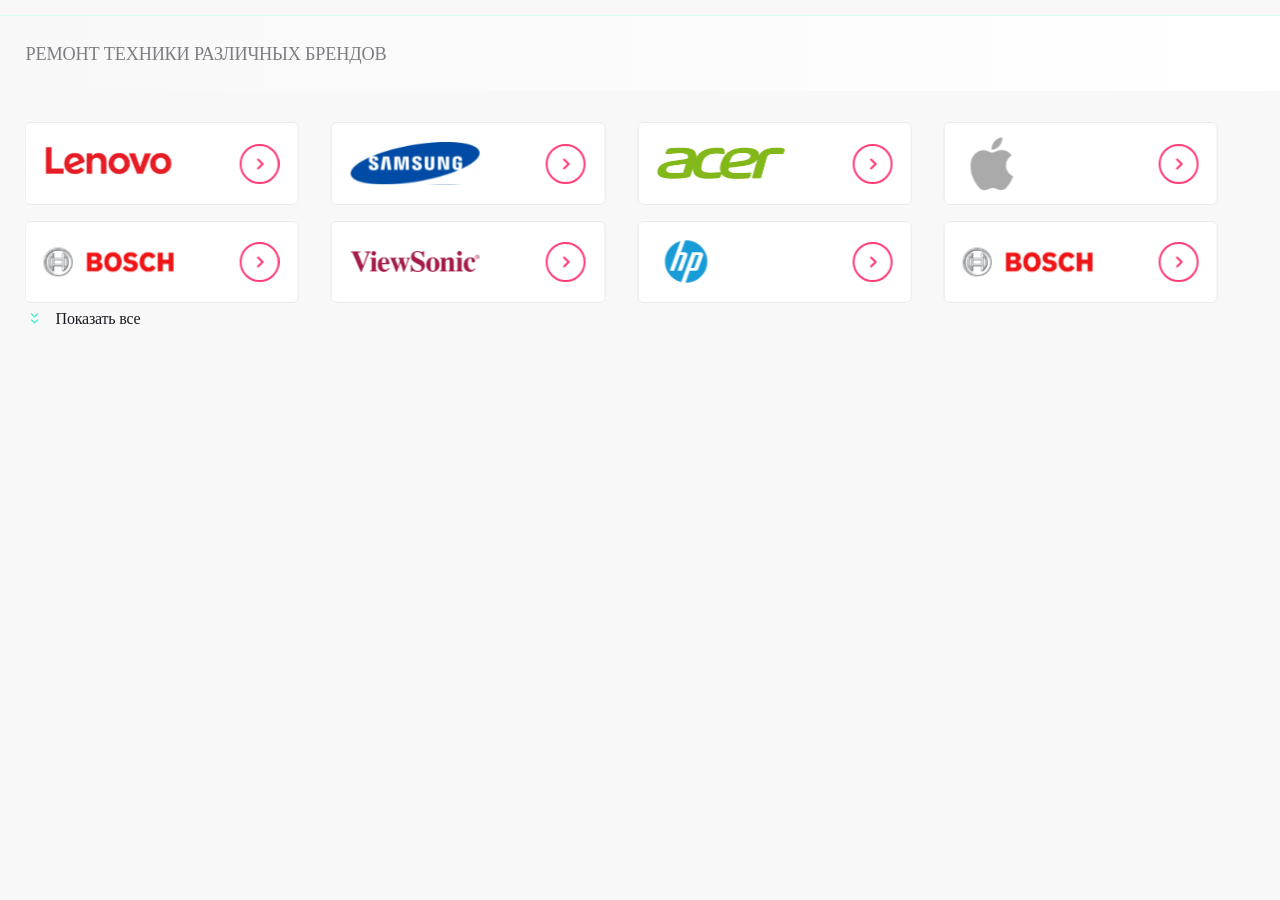
<file: index.html>
<!DOCTYPE html>
<html lang="en">
  <head>
    <meta charset="UTF-8" />
    <meta http-equiv="X-UA-Compatible" content="IE=edge" />
    <meta name="viewport" content="width=device-width, initial-scale=1.0" />
    <meta charset="UTF-8" />
    <meta http-equiv="X-UA-Compatible" content="IE=edge" />
    <meta name="viewport" content="width=device-width, initial-scale=1.0" />
    <link rel="stylesheet" href="stayle/slider.css" />
    <link
      rel="stylesheet"
      href="https://unpkg.com/swiper/swiper-bundle.min.css"
    />
    <title>CPS</title>
  </head>
  <body>
    <section class="brands">
      <h1 class="brands__caption">Ремонт техники различных брендов</h1>
      <div class="inner_wrapper">
        <div class="brands__container swiper mySwiper">
          <ul class="brands__list swiper-wrapper">
            <li class="brands__list-item swiper-slide">
              <form class="brands__link" action="#" target="_blank">
                <button class="button-slider">
                  <img
                    class="button-slider__logo"
                    src="img/brands/lenovo.svg"
                    alt=""
                  />
                  <img
                    class="button-slider__btn"
                    src="img/brands/go.svg"
                    alt=""
                  />
                </button>
              </form>
            </li>
            <li class="brands__list-item swiper-slide">
              <form class="brands__link" action="#" target="_blank">
                <button class="button-slider">
                  <img
                    class="button-slider__logo"
                    src="img/brands/samsung.svg"
                    alt=""
                  />
                  <img
                    class="button-slider__btn"
                    src="img/brands/go.svg"
                    alt=""
                  />
                </button>
              </form>
            </li>
            <li class="brands__list-item swiper-slide">
              <form class="brands__link" action="#" target="_blank">
                <button class="button-slider">
                  <img
                    class="button-slider__logo"
                    src="img/brands/acer.svg"
                    alt=""
                  />
                  <img
                    class="button-slider__btn"
                    src="img/brands/go.svg"
                    alt=""
                  />
                </button>
              </form>
            </li>
            <li class="brands__list-item swiper-slide">
              <form class="brands__link" action="#" target="_blank">
                <button class="button-slider">
                  <img
                    class="button-slider__logo button-slider__logo_sm"
                    src="img/brands/apple.svg"
                    alt=""
                  />
                  <img
                    class="button-slider__btn"
                    src="img/brands/go.svg"
                    alt=""
                  />
                </button>
              </form>
            </li>
            <li class="brands__list-item swiper-slide">
              <form class="brands__link" action="#" target="_blank">
                <button class="button-slider">
                  <img
                    class="button-slider__logo"
                    src="img/brands/boshh.svg"
                    alt=""
                  />
                  <img
                    class="button-slider__btn"
                    src="img/brands/go.svg"
                    alt=""
                  />
                </button>
              </form>
            </li>
            <li class="brands__list-item swiper-slide">
              <form class="brands__link" action="#" target="_blank">
                <button class="button-slider">
                  <img
                    class="button-slider__logo"
                    src="img/brands/ViewSonic.svg"
                    alt=""
                  />
                  <img
                    class="button-slider__btn"
                    src="img/brands/go.svg"
                    alt=""
                  />
                </button>
              </form>
            </li>
            <li class="brands__list-item swiper-slide">
              <form class="brands__link" action="#" target="_blank">
                <button class="button-slider">
                  <img
                    class="button-slider__logo button-slider__logo_sm"
                    src="img/brands/hp.svg"
                    alt=""
                  />
                  <img
                    class="button-slider__btn"
                    src="img/brands/go.svg"
                    alt=""
                  />
                </button>
              </form>
            </li>
            <li class="brands__list-item swiper-slide">
              <form class="brands__link" action="#" target="_blank">
                <button class="button-slider">
                  <img
                    class="button-slider__logo"
                    src="img/brands/boshh.svg"
                    alt=""
                  />
                  <img
                    class="button-slider__btn"
                    src="img/brands/go.svg"
                    alt=""
                  />
                </button>
              </form>
            </li>
            <li class="brands__list-item swiper-slide">
              <form class="brands__link" action="#" target="_blank">
                <button class="button-slider">
                  <img
                    class="button-slider__logo button-slider__logo_sm"
                    src="img/brands/hp.svg"
                    alt=""
                  />
                  <img
                    class="button-slider__btn"
                    src="img/brands/go.svg"
                    alt=""
                  />
                </button>
              </form>
            </li>
          </ul>

          <div class="swiper-pagination"></div>
        </div>
        <button onclick="" class="brands__button button">Показать все</button>
      </div>
    </section>

    <script src="https://unpkg.com/swiper/swiper-bundle.min.js"></script>
    <script src="js/slider.js"></script>
  </body>
</html>
</file>
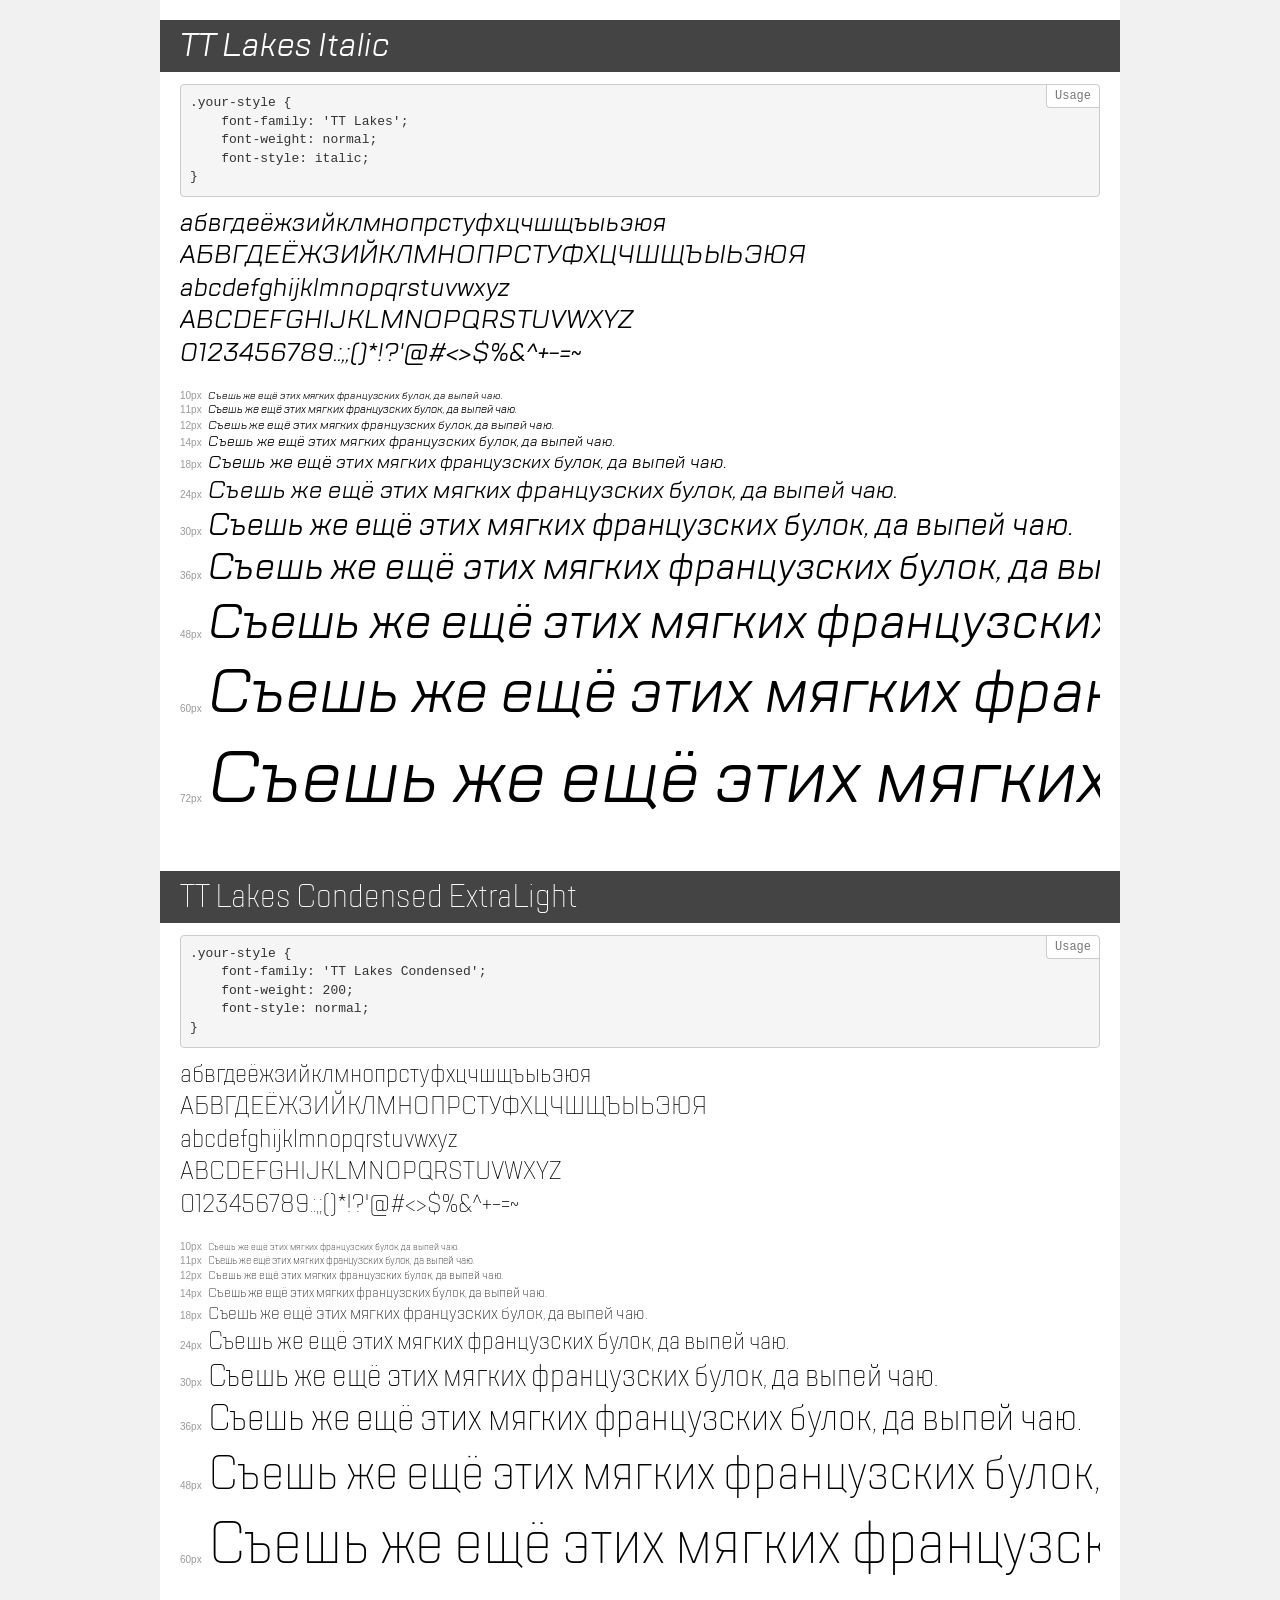
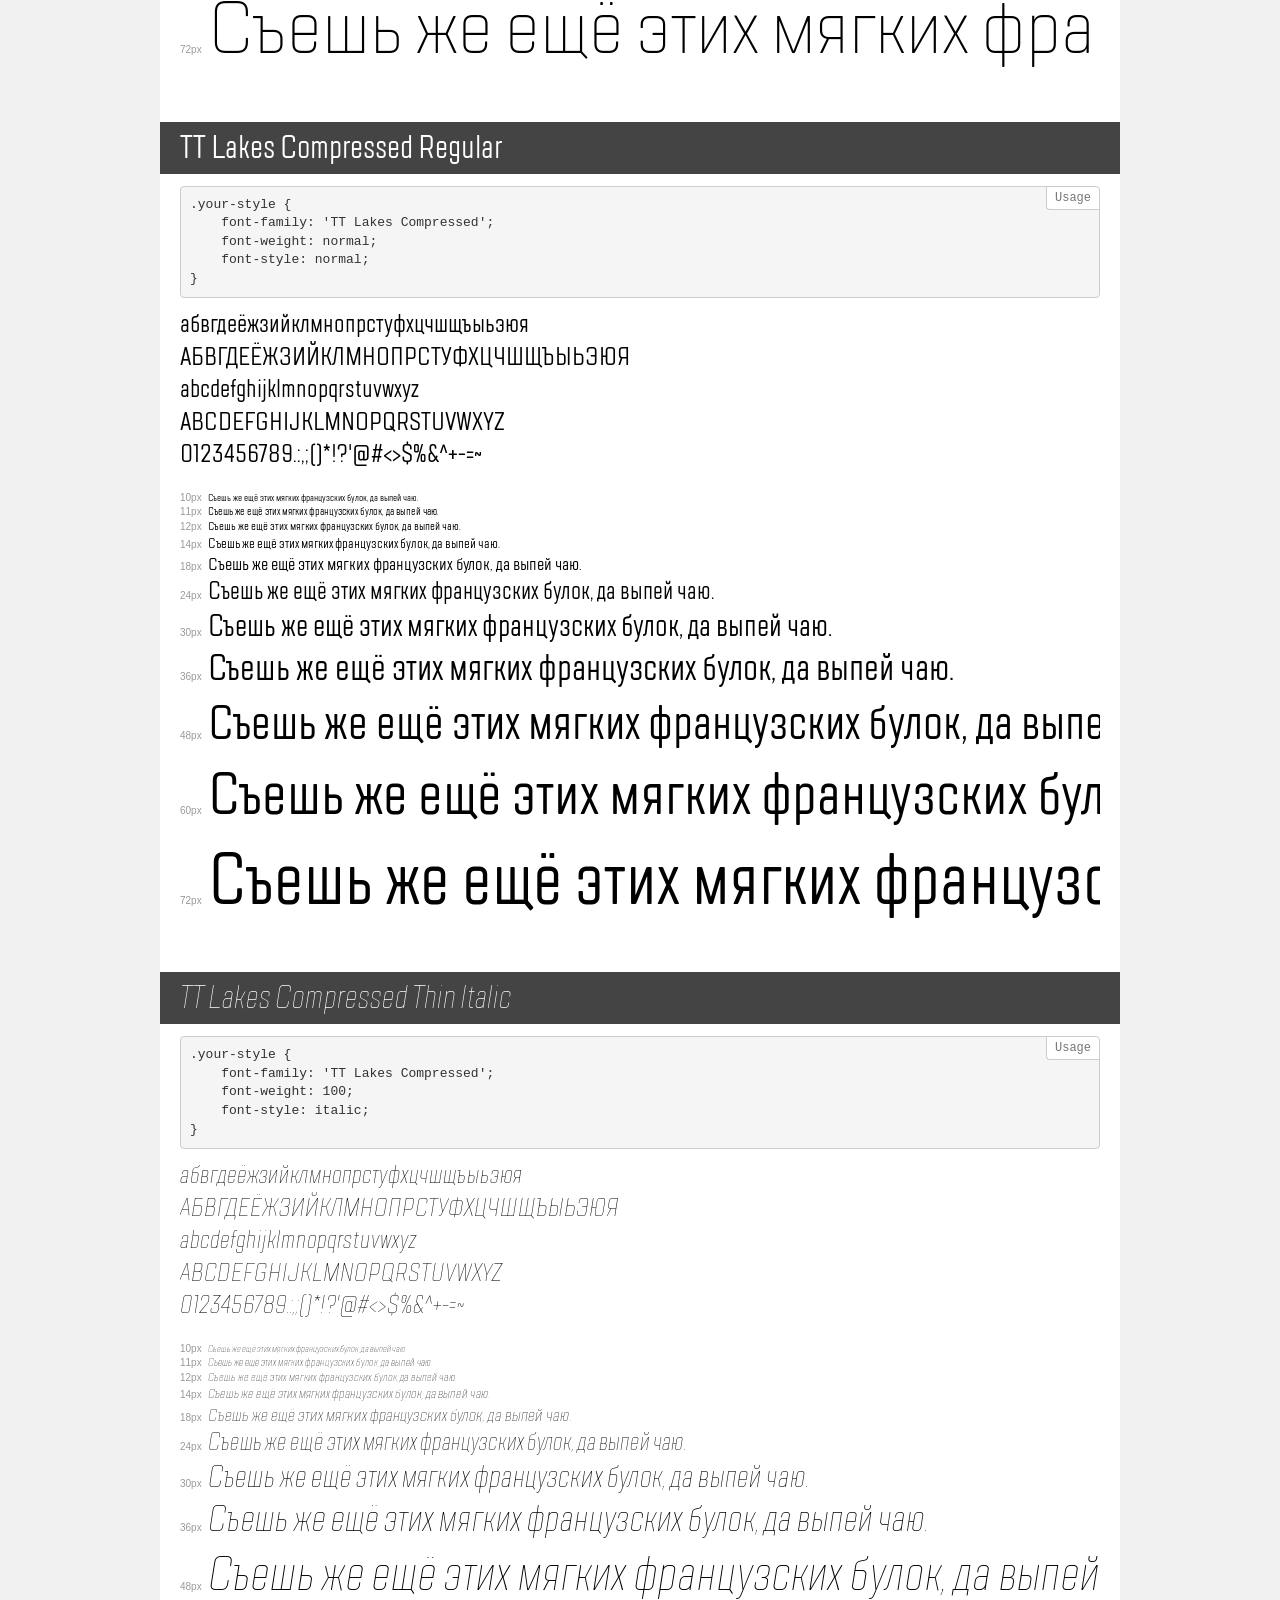
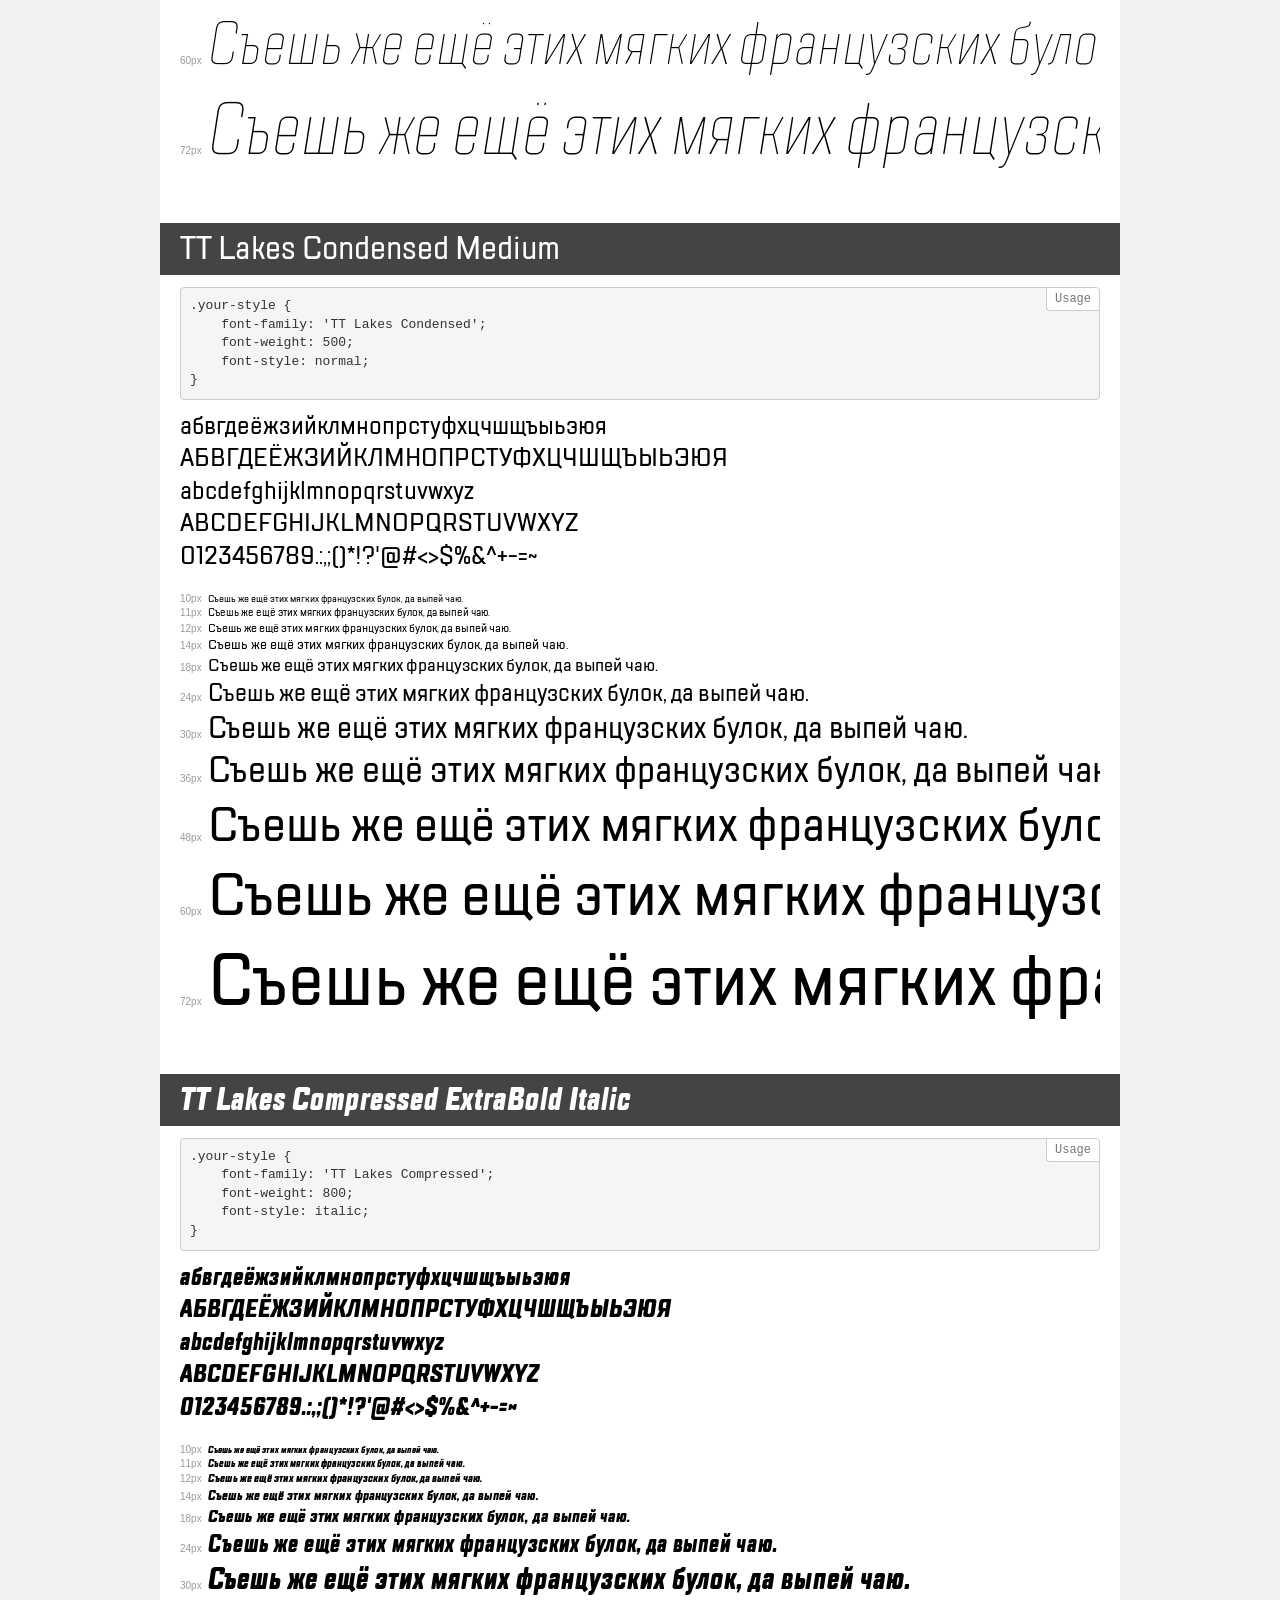
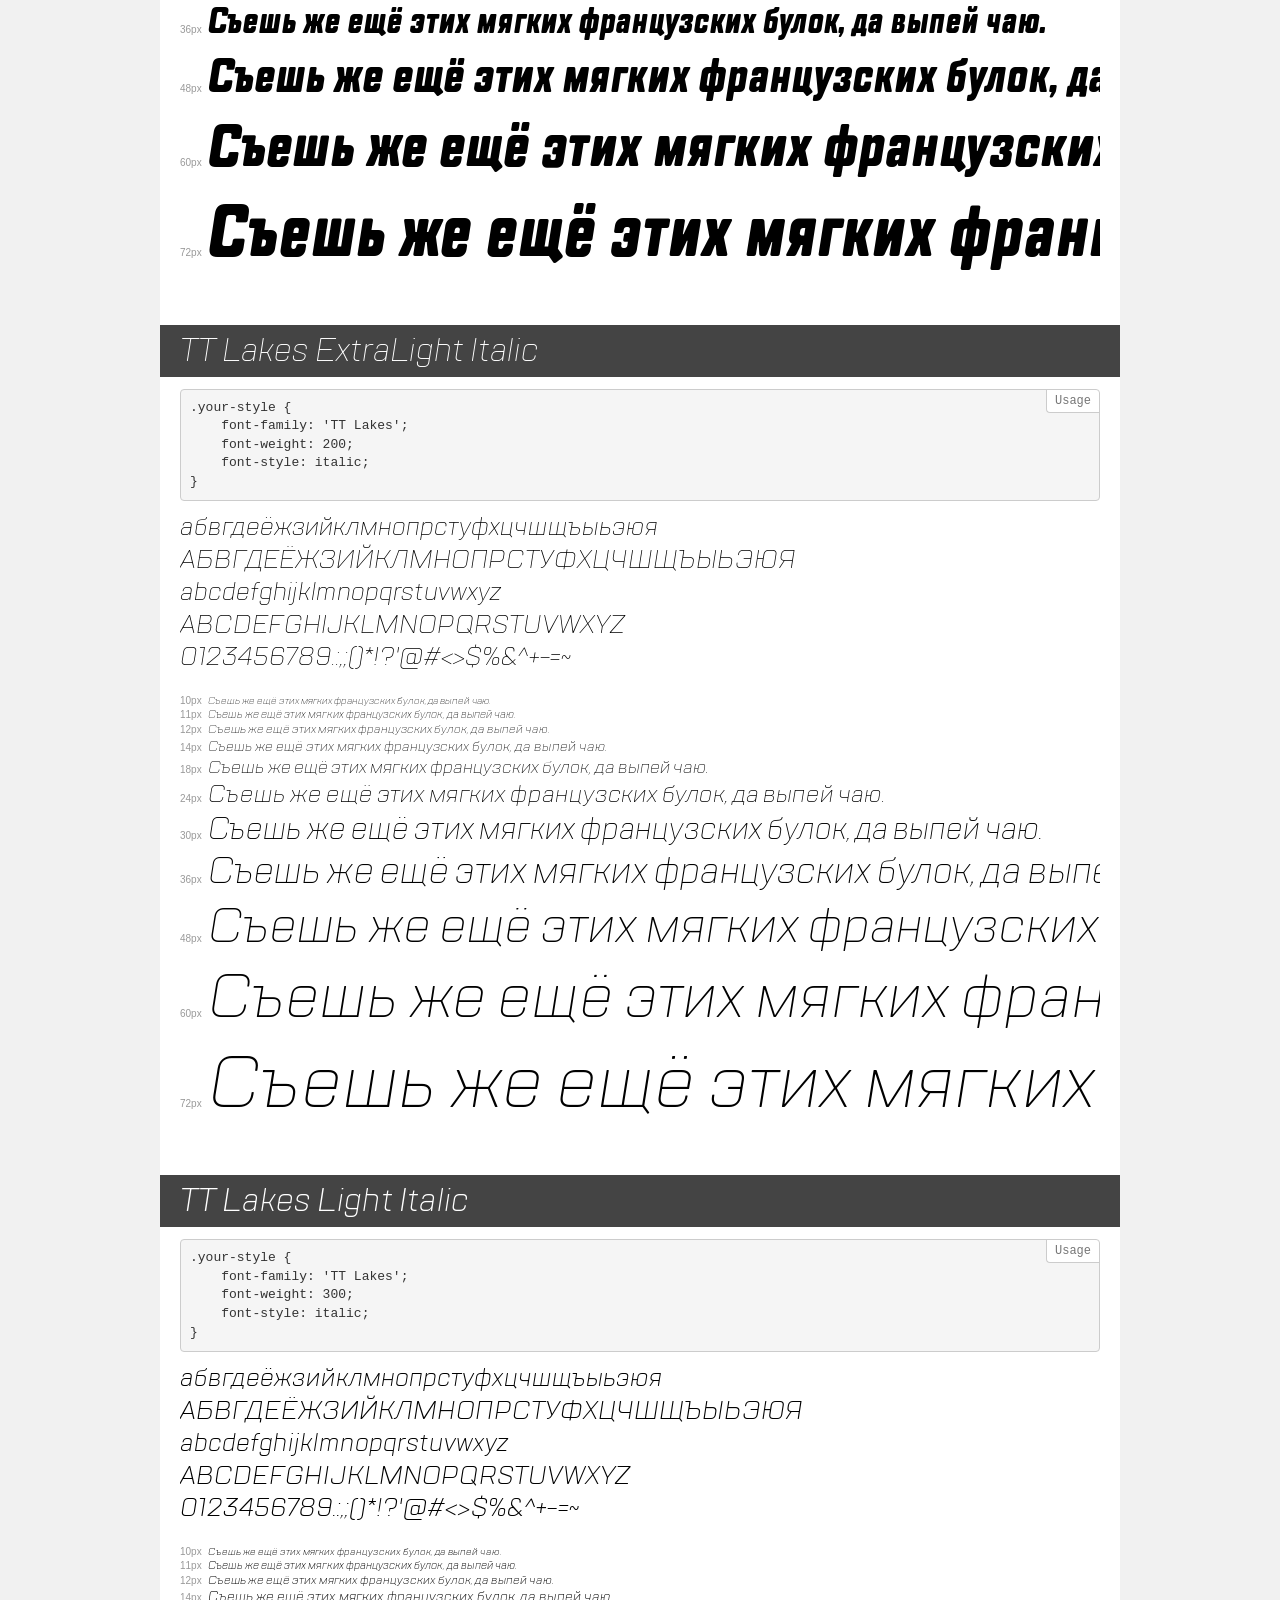
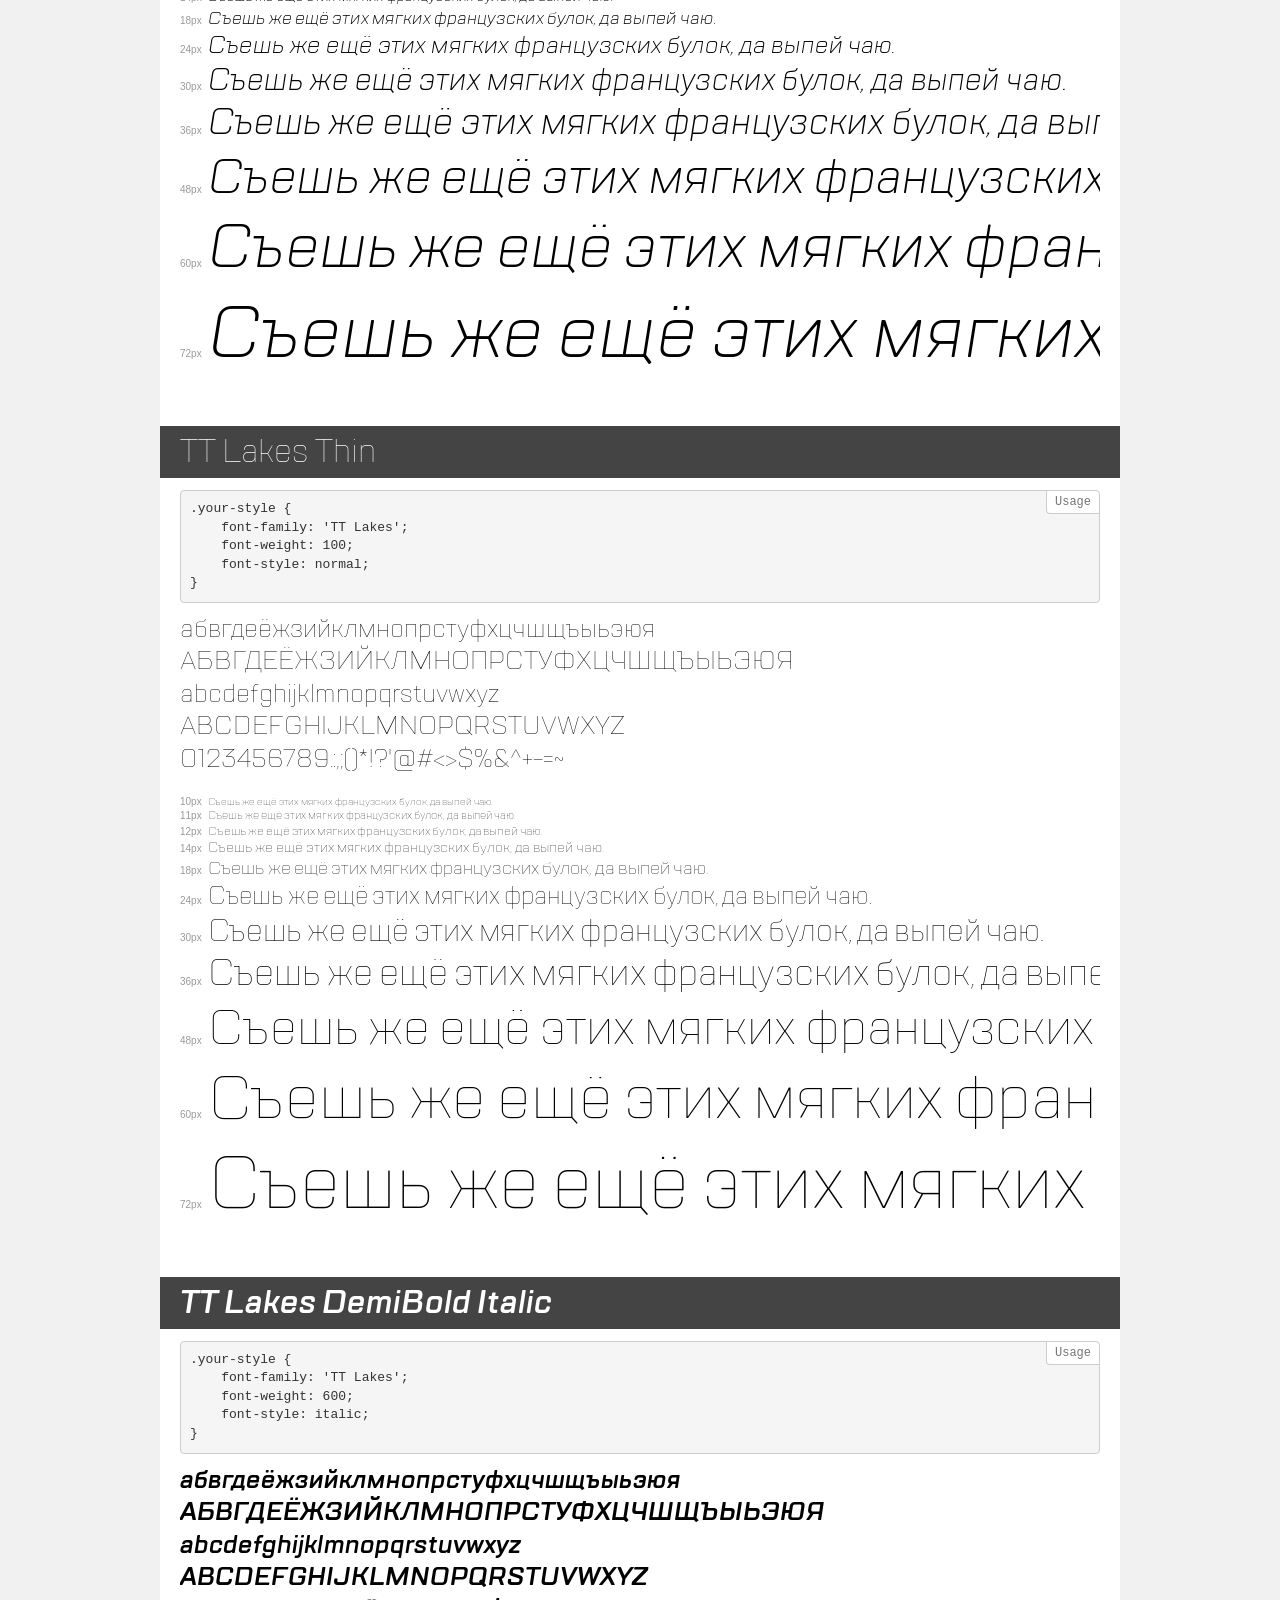
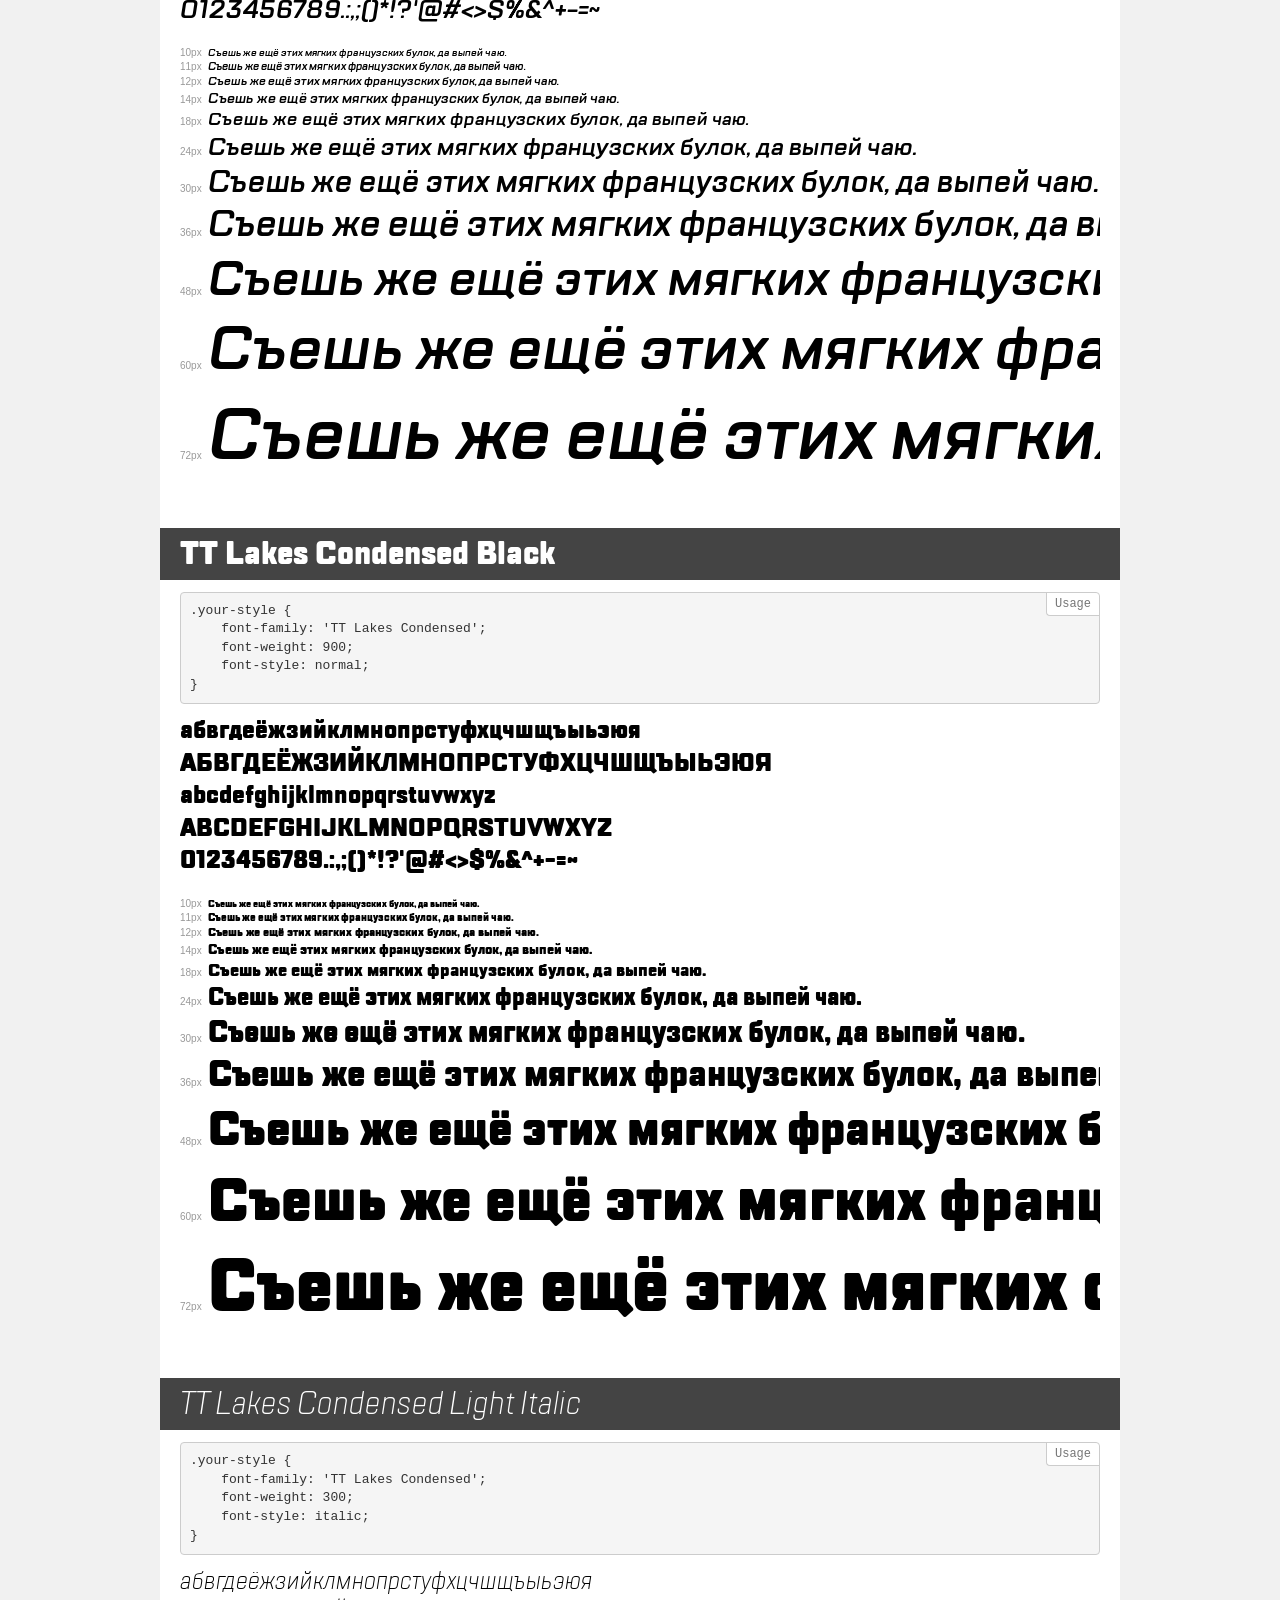
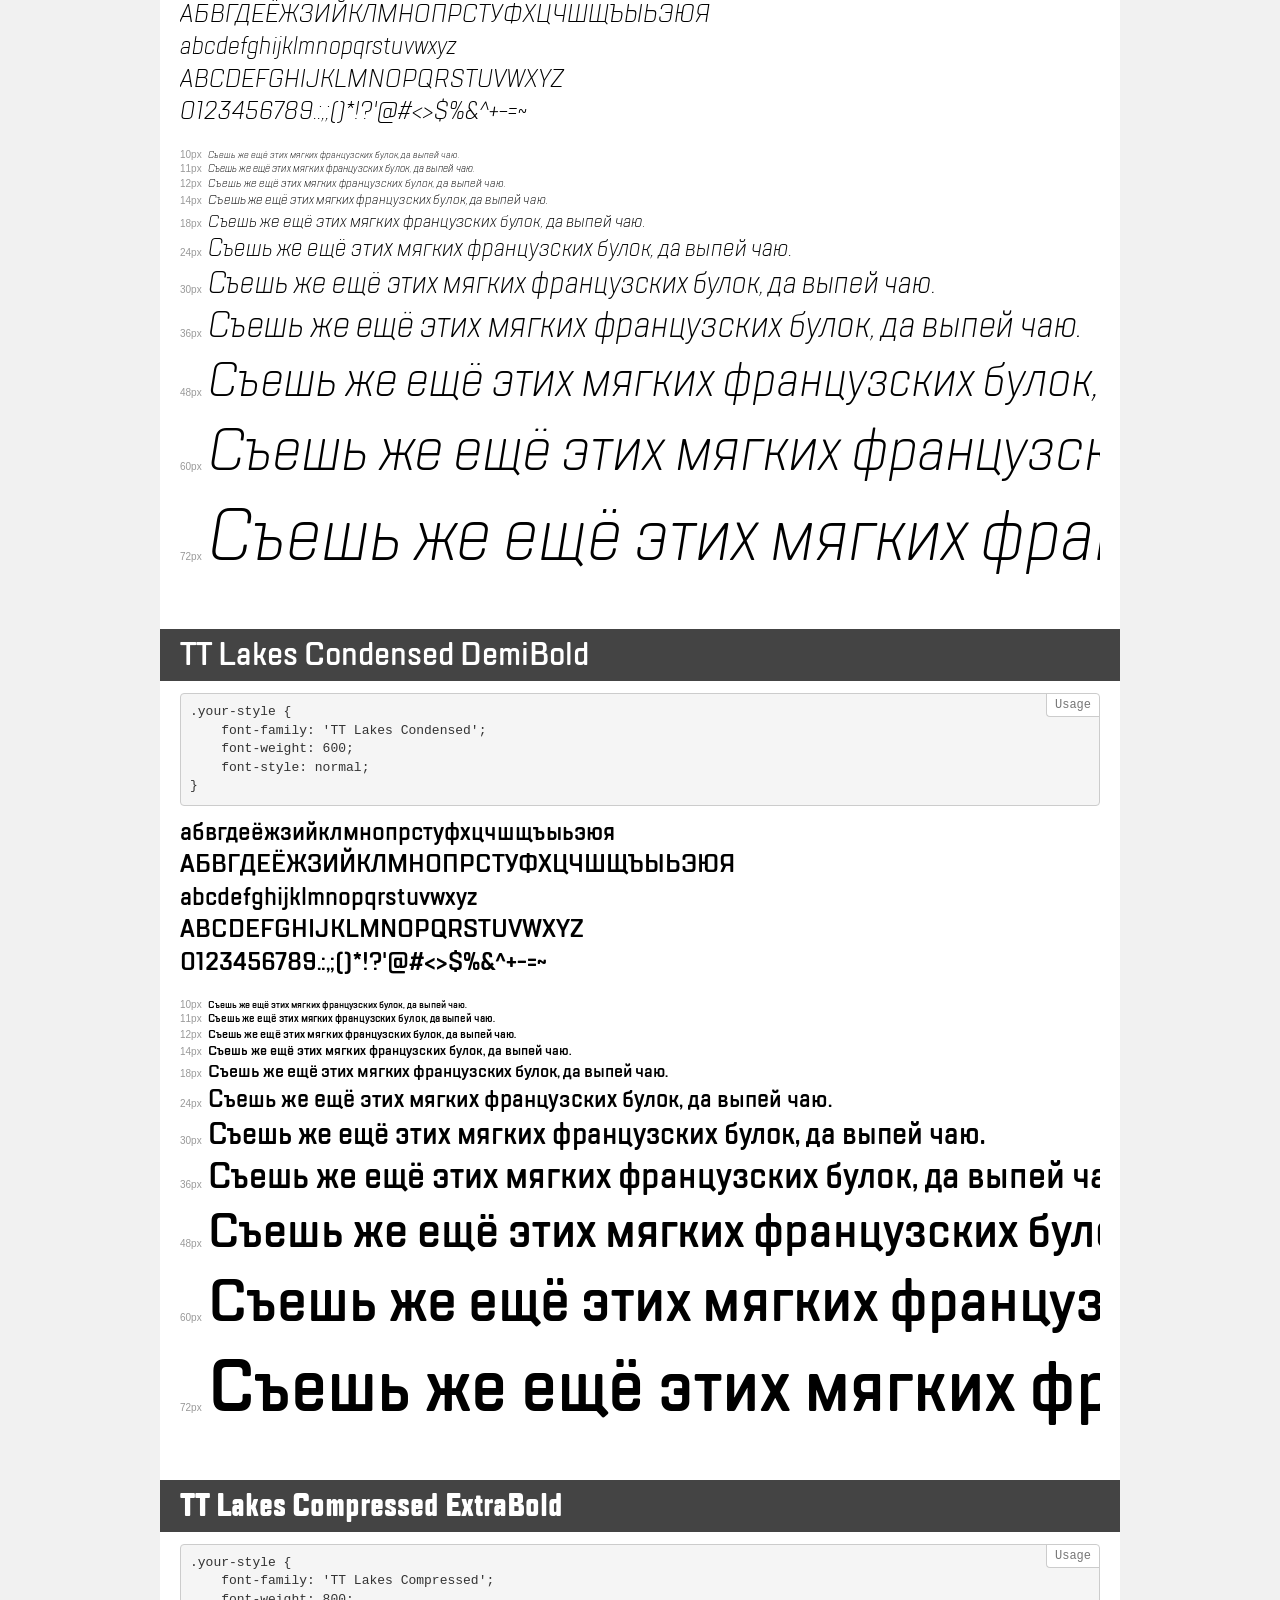
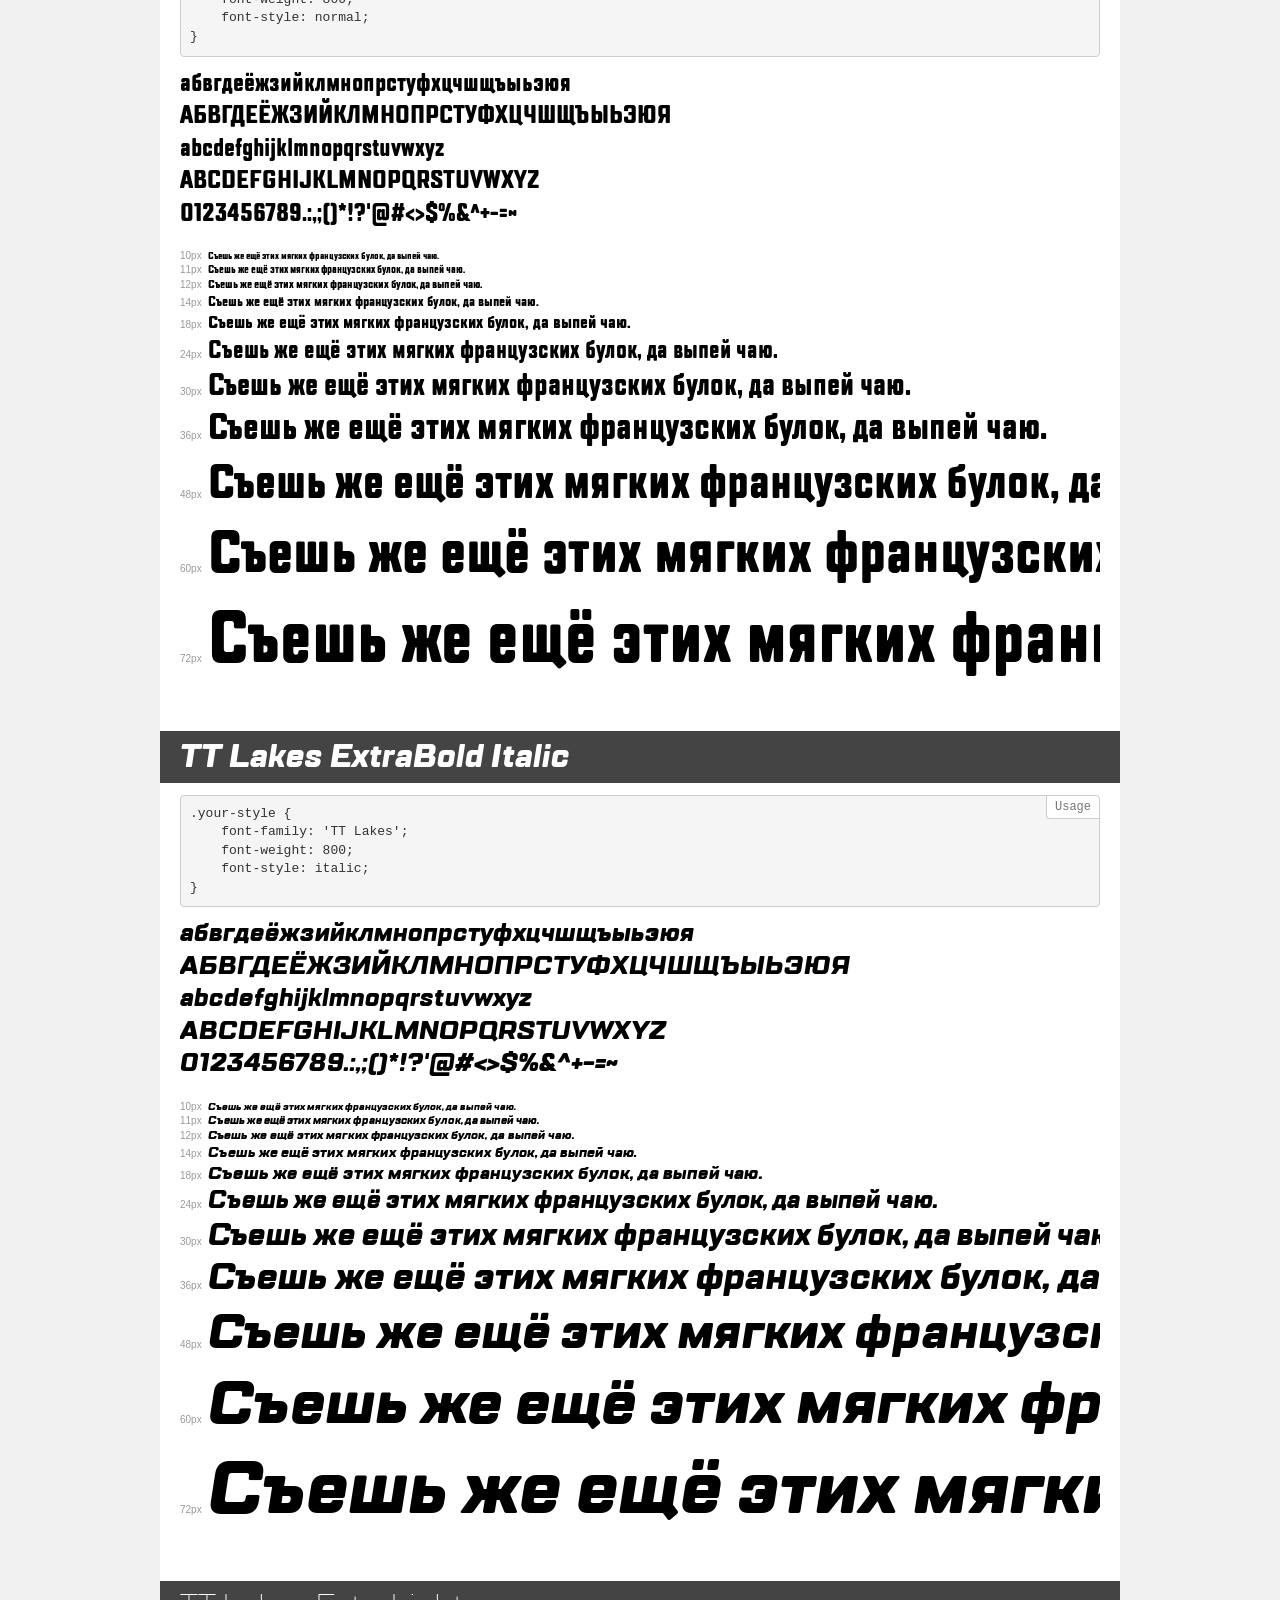
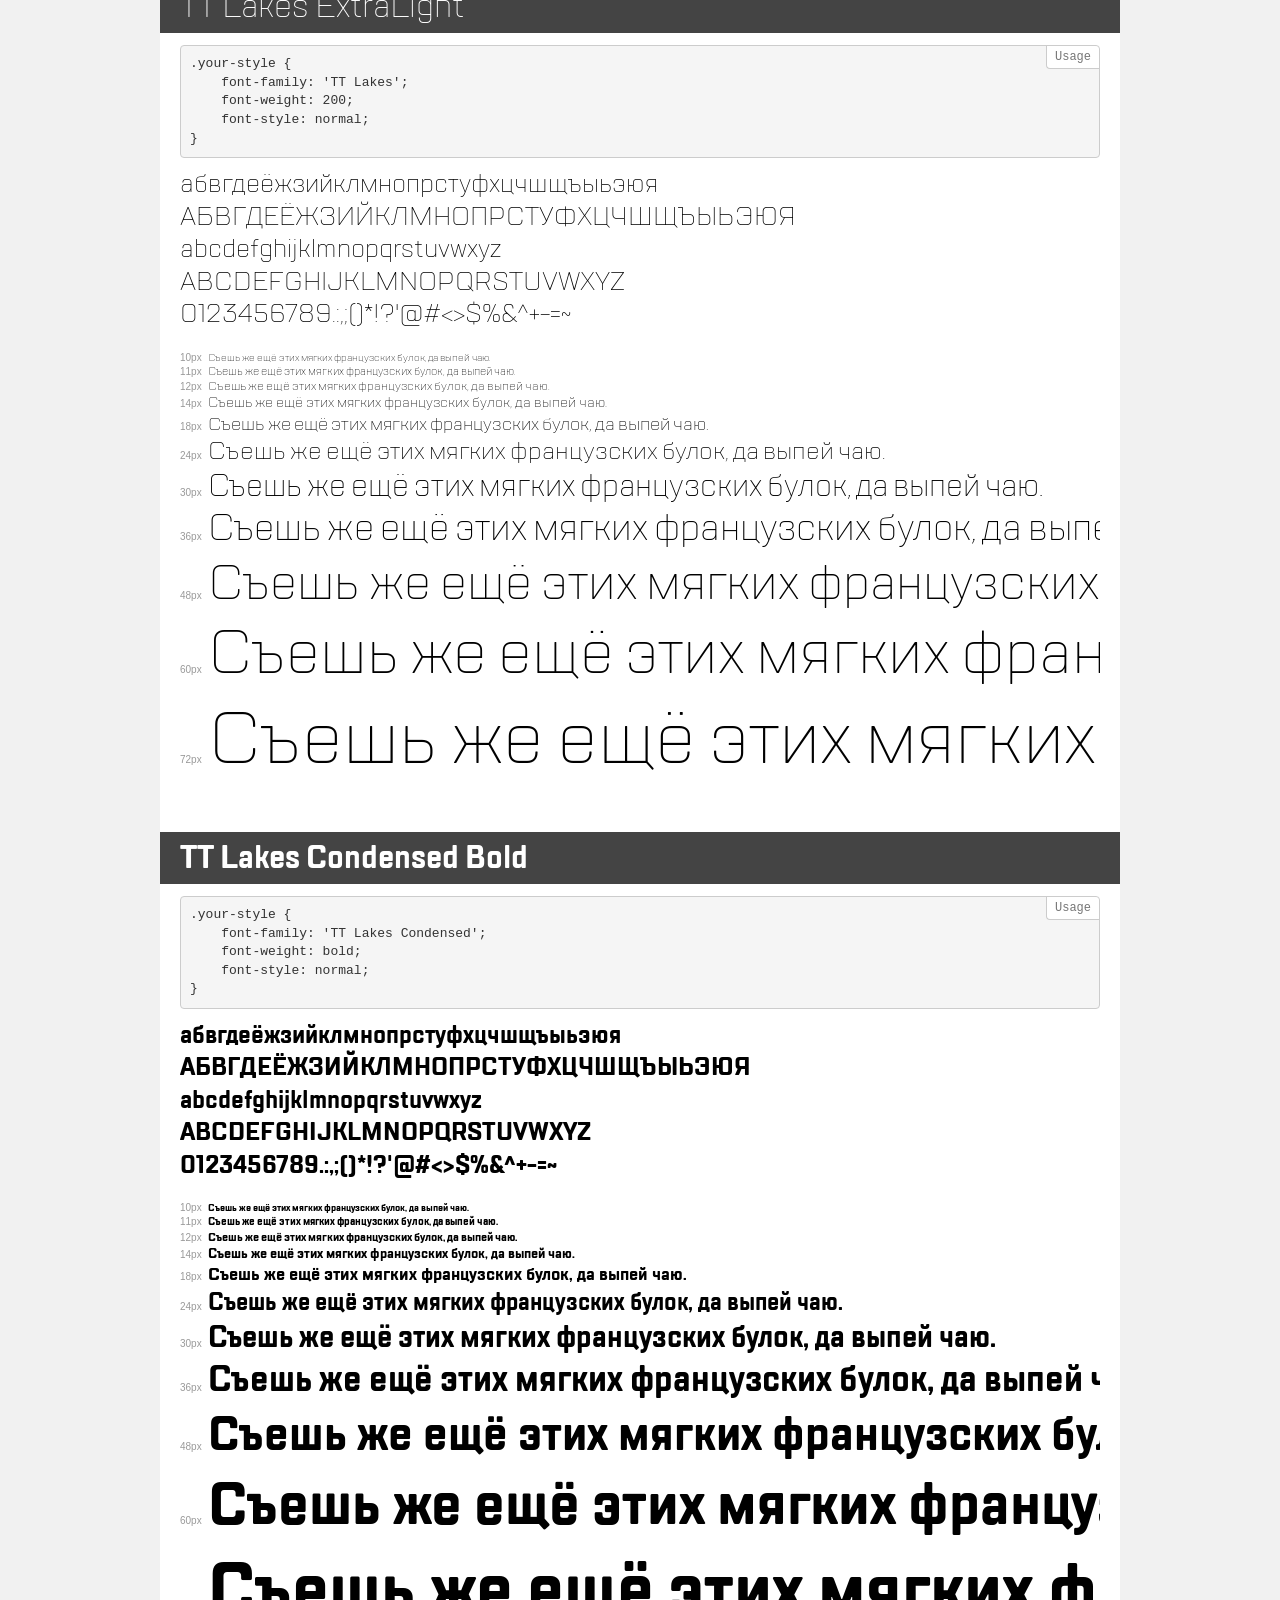
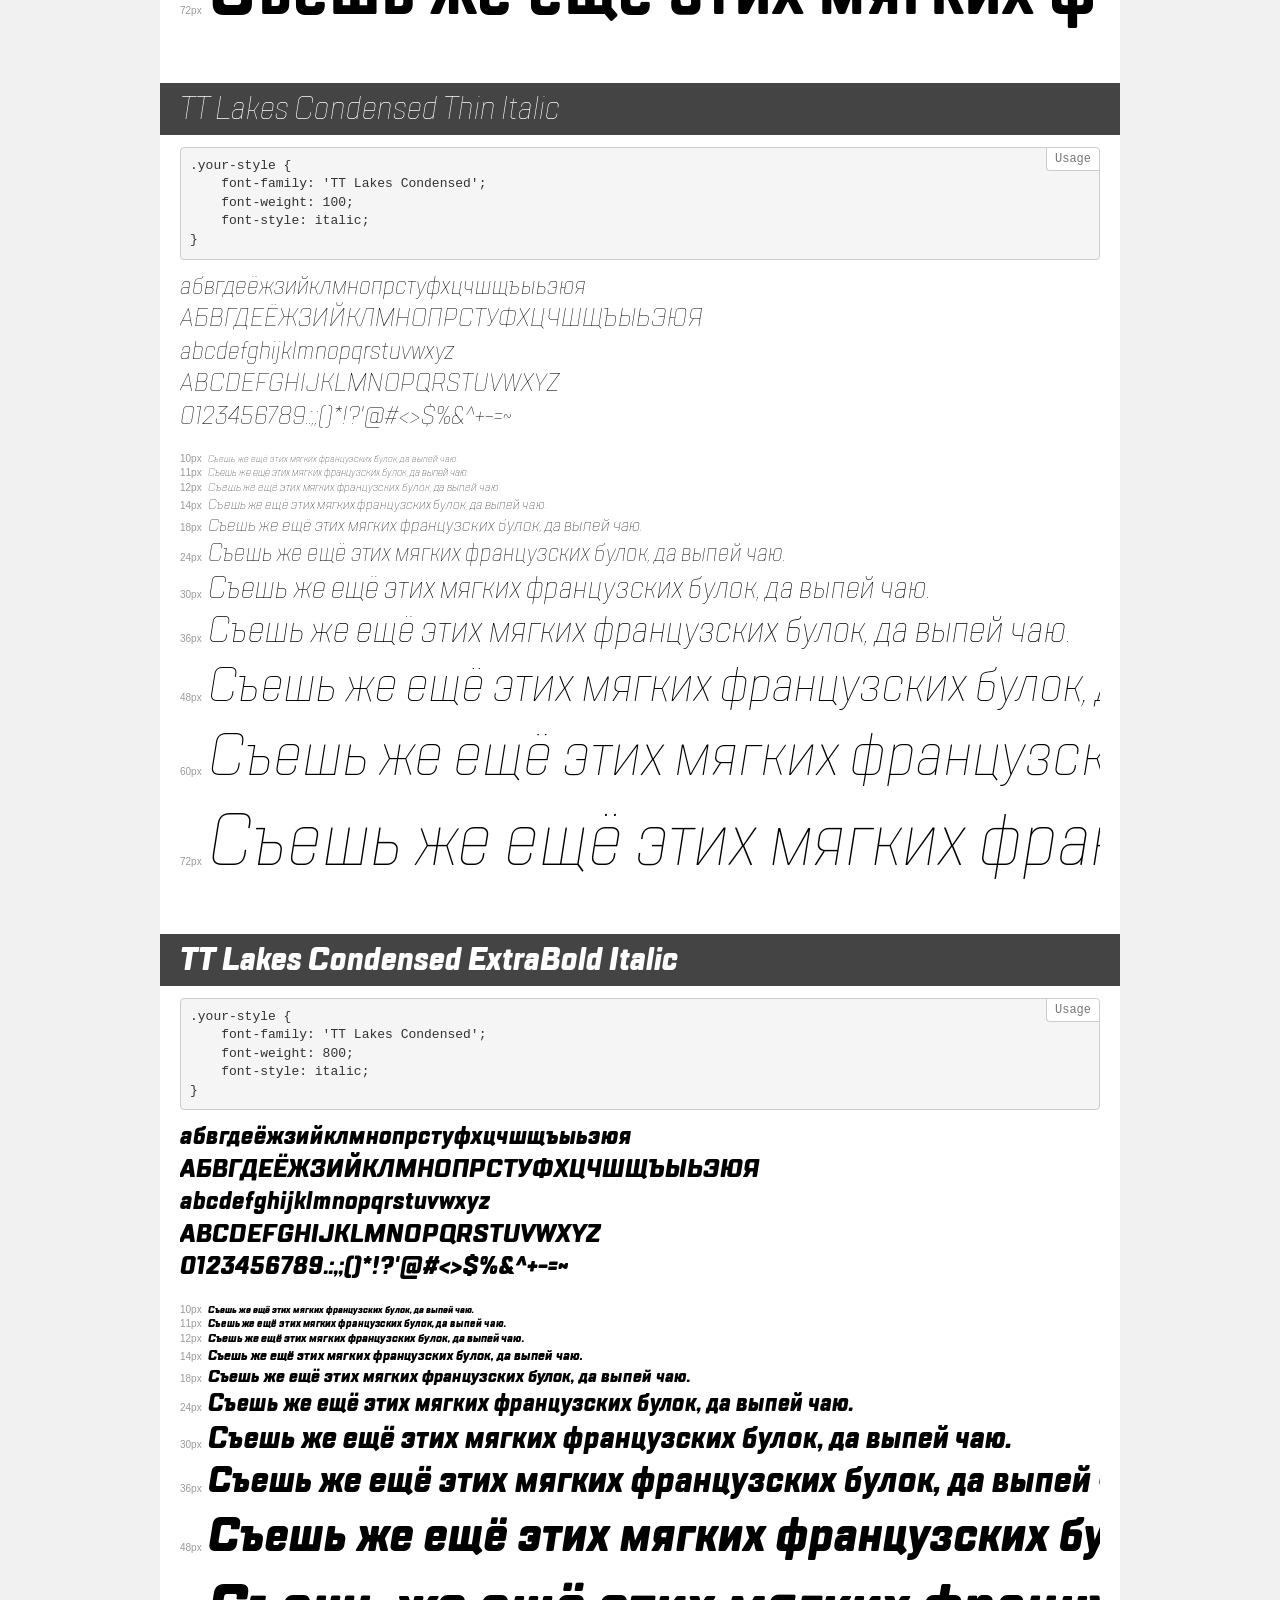
<file: assets/fonts/TT-Lakes/demo.html>
<!DOCTYPE html>
<html>
<head>
    <meta charset="utf-8">
    <meta http-equiv="X-UA-Compatible" content="IE=edge">
    <meta name="viewport" content="width=device-width, initial-scale=1">
    <meta name="robots" content="noindex, noarchive">
    <meta name="format-detection" content="telephone=no">
    <title>Transfonter demo</title>
    <link href="stylesheet.css" rel="stylesheet">
    <style>
        /*
        http://meyerweb.com/eric/tools/css/reset/
        v2.0 | 20110126
        License: none (public domain)
        */
        html, body, div, span, applet, object, iframe,
        h1, h2, h3, h4, h5, h6, p, blockquote, pre,
        a, abbr, acronym, address, big, cite, code,
        del, dfn, em, img, ins, kbd, q, s, samp,
        small, strike, strong, sub, sup, tt, var,
        b, u, i, center,
        dl, dt, dd, ol, ul, li,
        fieldset, form, label, legend,
        table, caption, tbody, tfoot, thead, tr, th, td,
        article, aside, canvas, details, embed,
        figure, figcaption, footer, header, hgroup,
        menu, nav, output, ruby, section, summary,
        time, mark, audio, video {
            margin: 0;
            padding: 0;
            border: 0;
            font-size: 100%;
            font: inherit;
            vertical-align: baseline;
        }
        /* HTML5 display-role reset for older browsers */
        article, aside, details, figcaption, figure,
        footer, header, hgroup, menu, nav, section {
            display: block;
        }
        body {
            line-height: 1;
        }
        ol, ul {
            list-style: none;
        }
        blockquote, q {
            quotes: none;
        }
        blockquote:before, blockquote:after,
        q:before, q:after {
            content: '';
            content: none;
        }
        table {
            border-collapse: collapse;
            border-spacing: 0;
        }
        /* common styles */
        body {
            background: #f1f1f1;
            color: #000;
        }
        .page {
            background: #fff;
            width: 920px;
            margin: 0 auto;
            padding: 20px 20px 0 20px;
            overflow: hidden;
        }
        .font-container {
            overflow-x: auto;
            overflow-y: hidden;
            margin-bottom: 40px;
            line-height: 1.3;
            white-space: nowrap;
            padding-bottom: 5px;
        }
        h1 {
            position: relative;
            background: #444;
            font-size: 32px;
            color: #fff;
            padding: 10px 20px;
            margin: 0 -20px 12px -20px;
        }
        .letters {
            font-size: 25px;
            margin-bottom: 20px;
        }
        .s10:before {
            content: '10px';
        }
        .s11:before {
            content: '11px';
        }
        .s12:before {
            content: '12px';
        }
        .s14:before {
            content: '14px';
        }
        .s18:before {
            content: '18px';
        }
        .s24:before {
            content: '24px';
        }
        .s30:before {
            content: '30px';
        }
        .s36:before {
            content: '36px';
        }
        .s48:before {
            content: '48px';
        }
        .s60:before {
            content: '60px';
        }
        .s72:before {
            content: '72px';
        }
        .s10:before, .s11:before, .s12:before, .s14:before,
        .s18:before, .s24:before, .s30:before, .s36:before,
        .s48:before, .s60:before, .s72:before {
            font-family: Arial, sans-serif;
            font-size: 10px;
            font-weight: normal;
            font-style: normal;
            color: #999;
            padding-right: 6px;
        }
        pre {
            display: block;
            position: relative;
            padding: 9px;
            margin: 0 0 10px;
            font-family: Monaco, Menlo, Consolas, "Courier New", monospace !important;
            font-size: 13px;
            line-height: 1.428571429;
            color: #333;
            font-weight: normal !important;
            font-style: normal !important;
            background-color: #f5f5f5;
            border: 1px solid #ccc;
            overflow-x: auto;
            border-radius: 4px;
        }
        pre:after {
            display: block;
            position: absolute;
            right: 0;
            top: 0;
            content: 'Usage';
            line-height: 1;
            padding: 5px 8px;
            font-size: 12px;
            color: #767676;
            background-color: #fff;
            border: 1px solid #ccc;
            border-right: none;
            border-top: none;
            border-radius: 0 4px 0 4px;
            z-index: 10;
        }
        /* responsive */
        @media (max-width: 959px) {
            .page {
                width: auto;
                margin: 0;
            }
        }
    </style>
</head>
<body>
<div class="page">
    <div class="demo" style="font-family: 'TT Lakes'; font-weight: normal; font-style: italic;">
        <h1>TT Lakes Italic</h1>
        <pre>.your-style {
    font-family: 'TT Lakes';
    font-weight: normal;
    font-style: italic;
}</pre>
        <div class="font-container">
            <p class="letters">
                абвгдеёжзийклмнопрстуфхцчшщъыьэюя<br>
АБВГДЕЁЖЗИЙКЛМНОПРСТУФХЦЧШЩЪЫЬЭЮЯ<br>
abcdefghijklmnopqrstuvwxyz<br>
ABCDEFGHIJKLMNOPQRSTUVWXYZ<br>
                0123456789.:,;()*!?'@#<>$%&^+-=~
            </p>
            <p class="s10" style="font-size: 10px;">Съешь же ещё этих мягких французских булок, да выпей чаю.</p>
            <p class="s11" style="font-size: 11px;">Съешь же ещё этих мягких французских булок, да выпей чаю.</p>
            <p class="s12" style="font-size: 12px;">Съешь же ещё этих мягких французских булок, да выпей чаю.</p>
            <p class="s14" style="font-size: 14px;">Съешь же ещё этих мягких французских булок, да выпей чаю.</p>
            <p class="s18" style="font-size: 18px;">Съешь же ещё этих мягких французских булок, да выпей чаю.</p>
            <p class="s24" style="font-size: 24px;">Съешь же ещё этих мягких французских булок, да выпей чаю.</p>
            <p class="s30" style="font-size: 30px;">Съешь же ещё этих мягких французских булок, да выпей чаю.</p>
            <p class="s36" style="font-size: 36px;">Съешь же ещё этих мягких французских булок, да выпей чаю.</p>
            <p class="s48" style="font-size: 48px;">Съешь же ещё этих мягких французских булок, да выпей чаю.</p>
            <p class="s60" style="font-size: 60px;">Съешь же ещё этих мягких французских булок, да выпей чаю.</p>
            <p class="s72" style="font-size: 72px;">Съешь же ещё этих мягких французских булок, да выпей чаю.</p>
        </div>
    </div>
    <div class="demo" style="font-family: 'TT Lakes Condensed'; font-weight: 200; font-style: normal;">
        <h1>TT Lakes Condensed ExtraLight</h1>
        <pre>.your-style {
    font-family: 'TT Lakes Condensed';
    font-weight: 200;
    font-style: normal;
}</pre>
        <div class="font-container">
            <p class="letters">
                абвгдеёжзийклмнопрстуфхцчшщъыьэюя<br>
АБВГДЕЁЖЗИЙКЛМНОПРСТУФХЦЧШЩЪЫЬЭЮЯ<br>
abcdefghijklmnopqrstuvwxyz<br>
ABCDEFGHIJKLMNOPQRSTUVWXYZ<br>
                0123456789.:,;()*!?'@#<>$%&^+-=~
            </p>
            <p class="s10" style="font-size: 10px;">Съешь же ещё этих мягких французских булок, да выпей чаю.</p>
            <p class="s11" style="font-size: 11px;">Съешь же ещё этих мягких французских булок, да выпей чаю.</p>
            <p class="s12" style="font-size: 12px;">Съешь же ещё этих мягких французских булок, да выпей чаю.</p>
            <p class="s14" style="font-size: 14px;">Съешь же ещё этих мягких французских булок, да выпей чаю.</p>
            <p class="s18" style="font-size: 18px;">Съешь же ещё этих мягких французских булок, да выпей чаю.</p>
            <p class="s24" style="font-size: 24px;">Съешь же ещё этих мягких французских булок, да выпей чаю.</p>
            <p class="s30" style="font-size: 30px;">Съешь же ещё этих мягких французских булок, да выпей чаю.</p>
            <p class="s36" style="font-size: 36px;">Съешь же ещё этих мягких французских булок, да выпей чаю.</p>
            <p class="s48" style="font-size: 48px;">Съешь же ещё этих мягких французских булок, да выпей чаю.</p>
            <p class="s60" style="font-size: 60px;">Съешь же ещё этих мягких французских булок, да выпей чаю.</p>
            <p class="s72" style="font-size: 72px;">Съешь же ещё этих мягких французских булок, да выпей чаю.</p>
        </div>
    </div>
    <div class="demo" style="font-family: 'TT Lakes Compressed'; font-weight: normal; font-style: normal;">
        <h1>TT Lakes Compressed Regular</h1>
        <pre>.your-style {
    font-family: 'TT Lakes Compressed';
    font-weight: normal;
    font-style: normal;
}</pre>
        <div class="font-container">
            <p class="letters">
                абвгдеёжзийклмнопрстуфхцчшщъыьэюя<br>
АБВГДЕЁЖЗИЙКЛМНОПРСТУФХЦЧШЩЪЫЬЭЮЯ<br>
abcdefghijklmnopqrstuvwxyz<br>
ABCDEFGHIJKLMNOPQRSTUVWXYZ<br>
                0123456789.:,;()*!?'@#<>$%&^+-=~
            </p>
            <p class="s10" style="font-size: 10px;">Съешь же ещё этих мягких французских булок, да выпей чаю.</p>
            <p class="s11" style="font-size: 11px;">Съешь же ещё этих мягких французских булок, да выпей чаю.</p>
            <p class="s12" style="font-size: 12px;">Съешь же ещё этих мягких французских булок, да выпей чаю.</p>
            <p class="s14" style="font-size: 14px;">Съешь же ещё этих мягких французских булок, да выпей чаю.</p>
            <p class="s18" style="font-size: 18px;">Съешь же ещё этих мягких французских булок, да выпей чаю.</p>
            <p class="s24" style="font-size: 24px;">Съешь же ещё этих мягких французских булок, да выпей чаю.</p>
            <p class="s30" style="font-size: 30px;">Съешь же ещё этих мягких французских булок, да выпей чаю.</p>
            <p class="s36" style="font-size: 36px;">Съешь же ещё этих мягких французских булок, да выпей чаю.</p>
            <p class="s48" style="font-size: 48px;">Съешь же ещё этих мягких французских булок, да выпей чаю.</p>
            <p class="s60" style="font-size: 60px;">Съешь же ещё этих мягких французских булок, да выпей чаю.</p>
            <p class="s72" style="font-size: 72px;">Съешь же ещё этих мягких французских булок, да выпей чаю.</p>
        </div>
    </div>
    <div class="demo" style="font-family: 'TT Lakes Compressed'; font-weight: 100; font-style: italic;">
        <h1>TT Lakes Compressed Thin Italic</h1>
        <pre>.your-style {
    font-family: 'TT Lakes Compressed';
    font-weight: 100;
    font-style: italic;
}</pre>
        <div class="font-container">
            <p class="letters">
                абвгдеёжзийклмнопрстуфхцчшщъыьэюя<br>
АБВГДЕЁЖЗИЙКЛМНОПРСТУФХЦЧШЩЪЫЬЭЮЯ<br>
abcdefghijklmnopqrstuvwxyz<br>
ABCDEFGHIJKLMNOPQRSTUVWXYZ<br>
                0123456789.:,;()*!?'@#<>$%&^+-=~
            </p>
            <p class="s10" style="font-size: 10px;">Съешь же ещё этих мягких французских булок, да выпей чаю.</p>
            <p class="s11" style="font-size: 11px;">Съешь же ещё этих мягких французских булок, да выпей чаю.</p>
            <p class="s12" style="font-size: 12px;">Съешь же ещё этих мягких французских булок, да выпей чаю.</p>
            <p class="s14" style="font-size: 14px;">Съешь же ещё этих мягких французских булок, да выпей чаю.</p>
            <p class="s18" style="font-size: 18px;">Съешь же ещё этих мягких французских булок, да выпей чаю.</p>
            <p class="s24" style="font-size: 24px;">Съешь же ещё этих мягких французских булок, да выпей чаю.</p>
            <p class="s30" style="font-size: 30px;">Съешь же ещё этих мягких французских булок, да выпей чаю.</p>
            <p class="s36" style="font-size: 36px;">Съешь же ещё этих мягких французских булок, да выпей чаю.</p>
            <p class="s48" style="font-size: 48px;">Съешь же ещё этих мягких французских булок, да выпей чаю.</p>
            <p class="s60" style="font-size: 60px;">Съешь же ещё этих мягких французских булок, да выпей чаю.</p>
            <p class="s72" style="font-size: 72px;">Съешь же ещё этих мягких французских булок, да выпей чаю.</p>
        </div>
    </div>
    <div class="demo" style="font-family: 'TT Lakes Condensed'; font-weight: 500; font-style: normal;">
        <h1>TT Lakes Condensed Medium</h1>
        <pre>.your-style {
    font-family: 'TT Lakes Condensed';
    font-weight: 500;
    font-style: normal;
}</pre>
        <div class="font-container">
            <p class="letters">
                абвгдеёжзийклмнопрстуфхцчшщъыьэюя<br>
АБВГДЕЁЖЗИЙКЛМНОПРСТУФХЦЧШЩЪЫЬЭЮЯ<br>
abcdefghijklmnopqrstuvwxyz<br>
ABCDEFGHIJKLMNOPQRSTUVWXYZ<br>
                0123456789.:,;()*!?'@#<>$%&^+-=~
            </p>
            <p class="s10" style="font-size: 10px;">Съешь же ещё этих мягких французских булок, да выпей чаю.</p>
            <p class="s11" style="font-size: 11px;">Съешь же ещё этих мягких французских булок, да выпей чаю.</p>
            <p class="s12" style="font-size: 12px;">Съешь же ещё этих мягких французских булок, да выпей чаю.</p>
            <p class="s14" style="font-size: 14px;">Съешь же ещё этих мягких французских булок, да выпей чаю.</p>
            <p class="s18" style="font-size: 18px;">Съешь же ещё этих мягких французских булок, да выпей чаю.</p>
            <p class="s24" style="font-size: 24px;">Съешь же ещё этих мягких французских булок, да выпей чаю.</p>
            <p class="s30" style="font-size: 30px;">Съешь же ещё этих мягких французских булок, да выпей чаю.</p>
            <p class="s36" style="font-size: 36px;">Съешь же ещё этих мягких французских булок, да выпей чаю.</p>
            <p class="s48" style="font-size: 48px;">Съешь же ещё этих мягких французских булок, да выпей чаю.</p>
            <p class="s60" style="font-size: 60px;">Съешь же ещё этих мягких французских булок, да выпей чаю.</p>
            <p class="s72" style="font-size: 72px;">Съешь же ещё этих мягких французских булок, да выпей чаю.</p>
        </div>
    </div>
    <div class="demo" style="font-family: 'TT Lakes Compressed'; font-weight: 800; font-style: italic;">
        <h1>TT Lakes Compressed ExtraBold Italic</h1>
        <pre>.your-style {
    font-family: 'TT Lakes Compressed';
    font-weight: 800;
    font-style: italic;
}</pre>
        <div class="font-container">
            <p class="letters">
                абвгдеёжзийклмнопрстуфхцчшщъыьэюя<br>
АБВГДЕЁЖЗИЙКЛМНОПРСТУФХЦЧШЩЪЫЬЭЮЯ<br>
abcdefghijklmnopqrstuvwxyz<br>
ABCDEFGHIJKLMNOPQRSTUVWXYZ<br>
                0123456789.:,;()*!?'@#<>$%&^+-=~
            </p>
            <p class="s10" style="font-size: 10px;">Съешь же ещё этих мягких французских булок, да выпей чаю.</p>
            <p class="s11" style="font-size: 11px;">Съешь же ещё этих мягких французских булок, да выпей чаю.</p>
            <p class="s12" style="font-size: 12px;">Съешь же ещё этих мягких французских булок, да выпей чаю.</p>
            <p class="s14" style="font-size: 14px;">Съешь же ещё этих мягких французских булок, да выпей чаю.</p>
            <p class="s18" style="font-size: 18px;">Съешь же ещё этих мягких французских булок, да выпей чаю.</p>
            <p class="s24" style="font-size: 24px;">Съешь же ещё этих мягких французских булок, да выпей чаю.</p>
            <p class="s30" style="font-size: 30px;">Съешь же ещё этих мягких французских булок, да выпей чаю.</p>
            <p class="s36" style="font-size: 36px;">Съешь же ещё этих мягких французских булок, да выпей чаю.</p>
            <p class="s48" style="font-size: 48px;">Съешь же ещё этих мягких французских булок, да выпей чаю.</p>
            <p class="s60" style="font-size: 60px;">Съешь же ещё этих мягких французских булок, да выпей чаю.</p>
            <p class="s72" style="font-size: 72px;">Съешь же ещё этих мягких французских булок, да выпей чаю.</p>
        </div>
    </div>
    <div class="demo" style="font-family: 'TT Lakes'; font-weight: 200; font-style: italic;">
        <h1>TT Lakes ExtraLight Italic</h1>
        <pre>.your-style {
    font-family: 'TT Lakes';
    font-weight: 200;
    font-style: italic;
}</pre>
        <div class="font-container">
            <p class="letters">
                абвгдеёжзийклмнопрстуфхцчшщъыьэюя<br>
АБВГДЕЁЖЗИЙКЛМНОПРСТУФХЦЧШЩЪЫЬЭЮЯ<br>
abcdefghijklmnopqrstuvwxyz<br>
ABCDEFGHIJKLMNOPQRSTUVWXYZ<br>
                0123456789.:,;()*!?'@#<>$%&^+-=~
            </p>
            <p class="s10" style="font-size: 10px;">Съешь же ещё этих мягких французских булок, да выпей чаю.</p>
            <p class="s11" style="font-size: 11px;">Съешь же ещё этих мягких французских булок, да выпей чаю.</p>
            <p class="s12" style="font-size: 12px;">Съешь же ещё этих мягких французских булок, да выпей чаю.</p>
            <p class="s14" style="font-size: 14px;">Съешь же ещё этих мягких французских булок, да выпей чаю.</p>
            <p class="s18" style="font-size: 18px;">Съешь же ещё этих мягких французских булок, да выпей чаю.</p>
            <p class="s24" style="font-size: 24px;">Съешь же ещё этих мягких французских булок, да выпей чаю.</p>
            <p class="s30" style="font-size: 30px;">Съешь же ещё этих мягких французских булок, да выпей чаю.</p>
            <p class="s36" style="font-size: 36px;">Съешь же ещё этих мягких французских булок, да выпей чаю.</p>
            <p class="s48" style="font-size: 48px;">Съешь же ещё этих мягких французских булок, да выпей чаю.</p>
            <p class="s60" style="font-size: 60px;">Съешь же ещё этих мягких французских булок, да выпей чаю.</p>
            <p class="s72" style="font-size: 72px;">Съешь же ещё этих мягких французских булок, да выпей чаю.</p>
        </div>
    </div>
    <div class="demo" style="font-family: 'TT Lakes'; font-weight: 300; font-style: italic;">
        <h1>TT Lakes Light Italic</h1>
        <pre>.your-style {
    font-family: 'TT Lakes';
    font-weight: 300;
    font-style: italic;
}</pre>
        <div class="font-container">
            <p class="letters">
                абвгдеёжзийклмнопрстуфхцчшщъыьэюя<br>
АБВГДЕЁЖЗИЙКЛМНОПРСТУФХЦЧШЩЪЫЬЭЮЯ<br>
abcdefghijklmnopqrstuvwxyz<br>
ABCDEFGHIJKLMNOPQRSTUVWXYZ<br>
                0123456789.:,;()*!?'@#<>$%&^+-=~
            </p>
            <p class="s10" style="font-size: 10px;">Съешь же ещё этих мягких французских булок, да выпей чаю.</p>
            <p class="s11" style="font-size: 11px;">Съешь же ещё этих мягких французских булок, да выпей чаю.</p>
            <p class="s12" style="font-size: 12px;">Съешь же ещё этих мягких французских булок, да выпей чаю.</p>
            <p class="s14" style="font-size: 14px;">Съешь же ещё этих мягких французских булок, да выпей чаю.</p>
            <p class="s18" style="font-size: 18px;">Съешь же ещё этих мягких французских булок, да выпей чаю.</p>
            <p class="s24" style="font-size: 24px;">Съешь же ещё этих мягких французских булок, да выпей чаю.</p>
            <p class="s30" style="font-size: 30px;">Съешь же ещё этих мягких французских булок, да выпей чаю.</p>
            <p class="s36" style="font-size: 36px;">Съешь же ещё этих мягких французских булок, да выпей чаю.</p>
            <p class="s48" style="font-size: 48px;">Съешь же ещё этих мягких французских булок, да выпей чаю.</p>
            <p class="s60" style="font-size: 60px;">Съешь же ещё этих мягких французских булок, да выпей чаю.</p>
            <p class="s72" style="font-size: 72px;">Съешь же ещё этих мягких французских булок, да выпей чаю.</p>
        </div>
    </div>
    <div class="demo" style="font-family: 'TT Lakes'; font-weight: 100; font-style: normal;">
        <h1>TT Lakes Thin</h1>
        <pre>.your-style {
    font-family: 'TT Lakes';
    font-weight: 100;
    font-style: normal;
}</pre>
        <div class="font-container">
            <p class="letters">
                абвгдеёжзийклмнопрстуфхцчшщъыьэюя<br>
АБВГДЕЁЖЗИЙКЛМНОПРСТУФХЦЧШЩЪЫЬЭЮЯ<br>
abcdefghijklmnopqrstuvwxyz<br>
ABCDEFGHIJKLMNOPQRSTUVWXYZ<br>
                0123456789.:,;()*!?'@#<>$%&^+-=~
            </p>
            <p class="s10" style="font-size: 10px;">Съешь же ещё этих мягких французских булок, да выпей чаю.</p>
            <p class="s11" style="font-size: 11px;">Съешь же ещё этих мягких французских булок, да выпей чаю.</p>
            <p class="s12" style="font-size: 12px;">Съешь же ещё этих мягких французских булок, да выпей чаю.</p>
            <p class="s14" style="font-size: 14px;">Съешь же ещё этих мягких французских булок, да выпей чаю.</p>
            <p class="s18" style="font-size: 18px;">Съешь же ещё этих мягких французских булок, да выпей чаю.</p>
            <p class="s24" style="font-size: 24px;">Съешь же ещё этих мягких французских булок, да выпей чаю.</p>
            <p class="s30" style="font-size: 30px;">Съешь же ещё этих мягких французских булок, да выпей чаю.</p>
            <p class="s36" style="font-size: 36px;">Съешь же ещё этих мягких французских булок, да выпей чаю.</p>
            <p class="s48" style="font-size: 48px;">Съешь же ещё этих мягких французских булок, да выпей чаю.</p>
            <p class="s60" style="font-size: 60px;">Съешь же ещё этих мягких французских булок, да выпей чаю.</p>
            <p class="s72" style="font-size: 72px;">Съешь же ещё этих мягких французских булок, да выпей чаю.</p>
        </div>
    </div>
    <div class="demo" style="font-family: 'TT Lakes'; font-weight: 600; font-style: italic;">
        <h1>TT Lakes DemiBold Italic</h1>
        <pre>.your-style {
    font-family: 'TT Lakes';
    font-weight: 600;
    font-style: italic;
}</pre>
        <div class="font-container">
            <p class="letters">
                абвгдеёжзийклмнопрстуфхцчшщъыьэюя<br>
АБВГДЕЁЖЗИЙКЛМНОПРСТУФХЦЧШЩЪЫЬЭЮЯ<br>
abcdefghijklmnopqrstuvwxyz<br>
ABCDEFGHIJKLMNOPQRSTUVWXYZ<br>
                0123456789.:,;()*!?'@#<>$%&^+-=~
            </p>
            <p class="s10" style="font-size: 10px;">Съешь же ещё этих мягких французских булок, да выпей чаю.</p>
            <p class="s11" style="font-size: 11px;">Съешь же ещё этих мягких французских булок, да выпей чаю.</p>
            <p class="s12" style="font-size: 12px;">Съешь же ещё этих мягких французских булок, да выпей чаю.</p>
            <p class="s14" style="font-size: 14px;">Съешь же ещё этих мягких французских булок, да выпей чаю.</p>
            <p class="s18" style="font-size: 18px;">Съешь же ещё этих мягких французских булок, да выпей чаю.</p>
            <p class="s24" style="font-size: 24px;">Съешь же ещё этих мягких французских булок, да выпей чаю.</p>
            <p class="s30" style="font-size: 30px;">Съешь же ещё этих мягких французских булок, да выпей чаю.</p>
            <p class="s36" style="font-size: 36px;">Съешь же ещё этих мягких французских булок, да выпей чаю.</p>
            <p class="s48" style="font-size: 48px;">Съешь же ещё этих мягких французских булок, да выпей чаю.</p>
            <p class="s60" style="font-size: 60px;">Съешь же ещё этих мягких французских булок, да выпей чаю.</p>
            <p class="s72" style="font-size: 72px;">Съешь же ещё этих мягких французских булок, да выпей чаю.</p>
        </div>
    </div>
    <div class="demo" style="font-family: 'TT Lakes Condensed'; font-weight: 900; font-style: normal;">
        <h1>TT Lakes Condensed Black</h1>
        <pre>.your-style {
    font-family: 'TT Lakes Condensed';
    font-weight: 900;
    font-style: normal;
}</pre>
        <div class="font-container">
            <p class="letters">
                абвгдеёжзийклмнопрстуфхцчшщъыьэюя<br>
АБВГДЕЁЖЗИЙКЛМНОПРСТУФХЦЧШЩЪЫЬЭЮЯ<br>
abcdefghijklmnopqrstuvwxyz<br>
ABCDEFGHIJKLMNOPQRSTUVWXYZ<br>
                0123456789.:,;()*!?'@#<>$%&^+-=~
            </p>
            <p class="s10" style="font-size: 10px;">Съешь же ещё этих мягких французских булок, да выпей чаю.</p>
            <p class="s11" style="font-size: 11px;">Съешь же ещё этих мягких французских булок, да выпей чаю.</p>
            <p class="s12" style="font-size: 12px;">Съешь же ещё этих мягких французских булок, да выпей чаю.</p>
            <p class="s14" style="font-size: 14px;">Съешь же ещё этих мягких французских булок, да выпей чаю.</p>
            <p class="s18" style="font-size: 18px;">Съешь же ещё этих мягких французских булок, да выпей чаю.</p>
            <p class="s24" style="font-size: 24px;">Съешь же ещё этих мягких французских булок, да выпей чаю.</p>
            <p class="s30" style="font-size: 30px;">Съешь же ещё этих мягких французских булок, да выпей чаю.</p>
            <p class="s36" style="font-size: 36px;">Съешь же ещё этих мягких французских булок, да выпей чаю.</p>
            <p class="s48" style="font-size: 48px;">Съешь же ещё этих мягких французских булок, да выпей чаю.</p>
            <p class="s60" style="font-size: 60px;">Съешь же ещё этих мягких французских булок, да выпей чаю.</p>
            <p class="s72" style="font-size: 72px;">Съешь же ещё этих мягких французских булок, да выпей чаю.</p>
        </div>
    </div>
    <div class="demo" style="font-family: 'TT Lakes Condensed'; font-weight: 300; font-style: italic;">
        <h1>TT Lakes Condensed Light Italic</h1>
        <pre>.your-style {
    font-family: 'TT Lakes Condensed';
    font-weight: 300;
    font-style: italic;
}</pre>
        <div class="font-container">
            <p class="letters">
                абвгдеёжзийклмнопрстуфхцчшщъыьэюя<br>
АБВГДЕЁЖЗИЙКЛМНОПРСТУФХЦЧШЩЪЫЬЭЮЯ<br>
abcdefghijklmnopqrstuvwxyz<br>
ABCDEFGHIJKLMNOPQRSTUVWXYZ<br>
                0123456789.:,;()*!?'@#<>$%&^+-=~
            </p>
            <p class="s10" style="font-size: 10px;">Съешь же ещё этих мягких французских булок, да выпей чаю.</p>
            <p class="s11" style="font-size: 11px;">Съешь же ещё этих мягких французских булок, да выпей чаю.</p>
            <p class="s12" style="font-size: 12px;">Съешь же ещё этих мягких французских булок, да выпей чаю.</p>
            <p class="s14" style="font-size: 14px;">Съешь же ещё этих мягких французских булок, да выпей чаю.</p>
            <p class="s18" style="font-size: 18px;">Съешь же ещё этих мягких французских булок, да выпей чаю.</p>
            <p class="s24" style="font-size: 24px;">Съешь же ещё этих мягких французских булок, да выпей чаю.</p>
            <p class="s30" style="font-size: 30px;">Съешь же ещё этих мягких французских булок, да выпей чаю.</p>
            <p class="s36" style="font-size: 36px;">Съешь же ещё этих мягких французских булок, да выпей чаю.</p>
            <p class="s48" style="font-size: 48px;">Съешь же ещё этих мягких французских булок, да выпей чаю.</p>
            <p class="s60" style="font-size: 60px;">Съешь же ещё этих мягких французских булок, да выпей чаю.</p>
            <p class="s72" style="font-size: 72px;">Съешь же ещё этих мягких французских булок, да выпей чаю.</p>
        </div>
    </div>
    <div class="demo" style="font-family: 'TT Lakes Condensed'; font-weight: 600; font-style: normal;">
        <h1>TT Lakes Condensed DemiBold</h1>
        <pre>.your-style {
    font-family: 'TT Lakes Condensed';
    font-weight: 600;
    font-style: normal;
}</pre>
        <div class="font-container">
            <p class="letters">
                абвгдеёжзийклмнопрстуфхцчшщъыьэюя<br>
АБВГДЕЁЖЗИЙКЛМНОПРСТУФХЦЧШЩЪЫЬЭЮЯ<br>
abcdefghijklmnopqrstuvwxyz<br>
ABCDEFGHIJKLMNOPQRSTUVWXYZ<br>
                0123456789.:,;()*!?'@#<>$%&^+-=~
            </p>
            <p class="s10" style="font-size: 10px;">Съешь же ещё этих мягких французских булок, да выпей чаю.</p>
            <p class="s11" style="font-size: 11px;">Съешь же ещё этих мягких французских булок, да выпей чаю.</p>
            <p class="s12" style="font-size: 12px;">Съешь же ещё этих мягких французских булок, да выпей чаю.</p>
            <p class="s14" style="font-size: 14px;">Съешь же ещё этих мягких французских булок, да выпей чаю.</p>
            <p class="s18" style="font-size: 18px;">Съешь же ещё этих мягких французских булок, да выпей чаю.</p>
            <p class="s24" style="font-size: 24px;">Съешь же ещё этих мягких французских булок, да выпей чаю.</p>
            <p class="s30" style="font-size: 30px;">Съешь же ещё этих мягких французских булок, да выпей чаю.</p>
            <p class="s36" style="font-size: 36px;">Съешь же ещё этих мягких французских булок, да выпей чаю.</p>
            <p class="s48" style="font-size: 48px;">Съешь же ещё этих мягких французских булок, да выпей чаю.</p>
            <p class="s60" style="font-size: 60px;">Съешь же ещё этих мягких французских булок, да выпей чаю.</p>
            <p class="s72" style="font-size: 72px;">Съешь же ещё этих мягких французских булок, да выпей чаю.</p>
        </div>
    </div>
    <div class="demo" style="font-family: 'TT Lakes Compressed'; font-weight: 800; font-style: normal;">
        <h1>TT Lakes Compressed ExtraBold</h1>
        <pre>.your-style {
    font-family: 'TT Lakes Compressed';
    font-weight: 800;
    font-style: normal;
}</pre>
        <div class="font-container">
            <p class="letters">
                абвгдеёжзийклмнопрстуфхцчшщъыьэюя<br>
АБВГДЕЁЖЗИЙКЛМНОПРСТУФХЦЧШЩЪЫЬЭЮЯ<br>
abcdefghijklmnopqrstuvwxyz<br>
ABCDEFGHIJKLMNOPQRSTUVWXYZ<br>
                0123456789.:,;()*!?'@#<>$%&^+-=~
            </p>
            <p class="s10" style="font-size: 10px;">Съешь же ещё этих мягких французских булок, да выпей чаю.</p>
            <p class="s11" style="font-size: 11px;">Съешь же ещё этих мягких французских булок, да выпей чаю.</p>
            <p class="s12" style="font-size: 12px;">Съешь же ещё этих мягких французских булок, да выпей чаю.</p>
            <p class="s14" style="font-size: 14px;">Съешь же ещё этих мягких французских булок, да выпей чаю.</p>
            <p class="s18" style="font-size: 18px;">Съешь же ещё этих мягких французских булок, да выпей чаю.</p>
            <p class="s24" style="font-size: 24px;">Съешь же ещё этих мягких французских булок, да выпей чаю.</p>
            <p class="s30" style="font-size: 30px;">Съешь же ещё этих мягких французских булок, да выпей чаю.</p>
            <p class="s36" style="font-size: 36px;">Съешь же ещё этих мягких французских булок, да выпей чаю.</p>
            <p class="s48" style="font-size: 48px;">Съешь же ещё этих мягких французских булок, да выпей чаю.</p>
            <p class="s60" style="font-size: 60px;">Съешь же ещё этих мягких французских булок, да выпей чаю.</p>
            <p class="s72" style="font-size: 72px;">Съешь же ещё этих мягких французских булок, да выпей чаю.</p>
        </div>
    </div>
    <div class="demo" style="font-family: 'TT Lakes'; font-weight: 800; font-style: italic;">
        <h1>TT Lakes ExtraBold Italic</h1>
        <pre>.your-style {
    font-family: 'TT Lakes';
    font-weight: 800;
    font-style: italic;
}</pre>
        <div class="font-container">
            <p class="letters">
                абвгдеёжзийклмнопрстуфхцчшщъыьэюя<br>
АБВГДЕЁЖЗИЙКЛМНОПРСТУФХЦЧШЩЪЫЬЭЮЯ<br>
abcdefghijklmnopqrstuvwxyz<br>
ABCDEFGHIJKLMNOPQRSTUVWXYZ<br>
                0123456789.:,;()*!?'@#<>$%&^+-=~
            </p>
            <p class="s10" style="font-size: 10px;">Съешь же ещё этих мягких французских булок, да выпей чаю.</p>
            <p class="s11" style="font-size: 11px;">Съешь же ещё этих мягких французских булок, да выпей чаю.</p>
            <p class="s12" style="font-size: 12px;">Съешь же ещё этих мягких французских булок, да выпей чаю.</p>
            <p class="s14" style="font-size: 14px;">Съешь же ещё этих мягких французских булок, да выпей чаю.</p>
            <p class="s18" style="font-size: 18px;">Съешь же ещё этих мягких французских булок, да выпей чаю.</p>
            <p class="s24" style="font-size: 24px;">Съешь же ещё этих мягких французских булок, да выпей чаю.</p>
            <p class="s30" style="font-size: 30px;">Съешь же ещё этих мягких французских булок, да выпей чаю.</p>
            <p class="s36" style="font-size: 36px;">Съешь же ещё этих мягких французских булок, да выпей чаю.</p>
            <p class="s48" style="font-size: 48px;">Съешь же ещё этих мягких французских булок, да выпей чаю.</p>
            <p class="s60" style="font-size: 60px;">Съешь же ещё этих мягких французских булок, да выпей чаю.</p>
            <p class="s72" style="font-size: 72px;">Съешь же ещё этих мягких французских булок, да выпей чаю.</p>
        </div>
    </div>
    <div class="demo" style="font-family: 'TT Lakes'; font-weight: 200; font-style: normal;">
        <h1>TT Lakes ExtraLight</h1>
        <pre>.your-style {
    font-family: 'TT Lakes';
    font-weight: 200;
    font-style: normal;
}</pre>
        <div class="font-container">
            <p class="letters">
                абвгдеёжзийклмнопрстуфхцчшщъыьэюя<br>
АБВГДЕЁЖЗИЙКЛМНОПРСТУФХЦЧШЩЪЫЬЭЮЯ<br>
abcdefghijklmnopqrstuvwxyz<br>
ABCDEFGHIJKLMNOPQRSTUVWXYZ<br>
                0123456789.:,;()*!?'@#<>$%&^+-=~
            </p>
            <p class="s10" style="font-size: 10px;">Съешь же ещё этих мягких французских булок, да выпей чаю.</p>
            <p class="s11" style="font-size: 11px;">Съешь же ещё этих мягких французских булок, да выпей чаю.</p>
            <p class="s12" style="font-size: 12px;">Съешь же ещё этих мягких французских булок, да выпей чаю.</p>
            <p class="s14" style="font-size: 14px;">Съешь же ещё этих мягких французских булок, да выпей чаю.</p>
            <p class="s18" style="font-size: 18px;">Съешь же ещё этих мягких французских булок, да выпей чаю.</p>
            <p class="s24" style="font-size: 24px;">Съешь же ещё этих мягких французских булок, да выпей чаю.</p>
            <p class="s30" style="font-size: 30px;">Съешь же ещё этих мягких французских булок, да выпей чаю.</p>
            <p class="s36" style="font-size: 36px;">Съешь же ещё этих мягких французских булок, да выпей чаю.</p>
            <p class="s48" style="font-size: 48px;">Съешь же ещё этих мягких французских булок, да выпей чаю.</p>
            <p class="s60" style="font-size: 60px;">Съешь же ещё этих мягких французских булок, да выпей чаю.</p>
            <p class="s72" style="font-size: 72px;">Съешь же ещё этих мягких французских булок, да выпей чаю.</p>
        </div>
    </div>
    <div class="demo" style="font-family: 'TT Lakes Condensed'; font-weight: bold; font-style: normal;">
        <h1>TT Lakes Condensed Bold</h1>
        <pre>.your-style {
    font-family: 'TT Lakes Condensed';
    font-weight: bold;
    font-style: normal;
}</pre>
        <div class="font-container">
            <p class="letters">
                абвгдеёжзийклмнопрстуфхцчшщъыьэюя<br>
АБВГДЕЁЖЗИЙКЛМНОПРСТУФХЦЧШЩЪЫЬЭЮЯ<br>
abcdefghijklmnopqrstuvwxyz<br>
ABCDEFGHIJKLMNOPQRSTUVWXYZ<br>
                0123456789.:,;()*!?'@#<>$%&^+-=~
            </p>
            <p class="s10" style="font-size: 10px;">Съешь же ещё этих мягких французских булок, да выпей чаю.</p>
            <p class="s11" style="font-size: 11px;">Съешь же ещё этих мягких французских булок, да выпей чаю.</p>
            <p class="s12" style="font-size: 12px;">Съешь же ещё этих мягких французских булок, да выпей чаю.</p>
            <p class="s14" style="font-size: 14px;">Съешь же ещё этих мягких французских булок, да выпей чаю.</p>
            <p class="s18" style="font-size: 18px;">Съешь же ещё этих мягких французских булок, да выпей чаю.</p>
            <p class="s24" style="font-size: 24px;">Съешь же ещё этих мягких французских булок, да выпей чаю.</p>
            <p class="s30" style="font-size: 30px;">Съешь же ещё этих мягких французских булок, да выпей чаю.</p>
            <p class="s36" style="font-size: 36px;">Съешь же ещё этих мягких французских булок, да выпей чаю.</p>
            <p class="s48" style="font-size: 48px;">Съешь же ещё этих мягких французских булок, да выпей чаю.</p>
            <p class="s60" style="font-size: 60px;">Съешь же ещё этих мягких французских булок, да выпей чаю.</p>
            <p class="s72" style="font-size: 72px;">Съешь же ещё этих мягких французских булок, да выпей чаю.</p>
        </div>
    </div>
    <div class="demo" style="font-family: 'TT Lakes Condensed'; font-weight: 100; font-style: italic;">
        <h1>TT Lakes Condensed Thin Italic</h1>
        <pre>.your-style {
    font-family: 'TT Lakes Condensed';
    font-weight: 100;
    font-style: italic;
}</pre>
        <div class="font-container">
            <p class="letters">
                абвгдеёжзийклмнопрстуфхцчшщъыьэюя<br>
АБВГДЕЁЖЗИЙКЛМНОПРСТУФХЦЧШЩЪЫЬЭЮЯ<br>
abcdefghijklmnopqrstuvwxyz<br>
ABCDEFGHIJKLMNOPQRSTUVWXYZ<br>
                0123456789.:,;()*!?'@#<>$%&^+-=~
            </p>
            <p class="s10" style="font-size: 10px;">Съешь же ещё этих мягких французских булок, да выпей чаю.</p>
            <p class="s11" style="font-size: 11px;">Съешь же ещё этих мягких французских булок, да выпей чаю.</p>
            <p class="s12" style="font-size: 12px;">Съешь же ещё этих мягких французских булок, да выпей чаю.</p>
            <p class="s14" style="font-size: 14px;">Съешь же ещё этих мягких французских булок, да выпей чаю.</p>
            <p class="s18" style="font-size: 18px;">Съешь же ещё этих мягких французских булок, да выпей чаю.</p>
            <p class="s24" style="font-size: 24px;">Съешь же ещё этих мягких французских булок, да выпей чаю.</p>
            <p class="s30" style="font-size: 30px;">Съешь же ещё этих мягких французских булок, да выпей чаю.</p>
            <p class="s36" style="font-size: 36px;">Съешь же ещё этих мягких французских булок, да выпей чаю.</p>
            <p class="s48" style="font-size: 48px;">Съешь же ещё этих мягких французских булок, да выпей чаю.</p>
            <p class="s60" style="font-size: 60px;">Съешь же ещё этих мягких французских булок, да выпей чаю.</p>
            <p class="s72" style="font-size: 72px;">Съешь же ещё этих мягких французских булок, да выпей чаю.</p>
        </div>
    </div>
    <div class="demo" style="font-family: 'TT Lakes Condensed'; font-weight: 800; font-style: italic;">
        <h1>TT Lakes Condensed ExtraBold Italic</h1>
        <pre>.your-style {
    font-family: 'TT Lakes Condensed';
    font-weight: 800;
    font-style: italic;
}</pre>
        <div class="font-container">
            <p class="letters">
                абвгдеёжзийклмнопрстуфхцчшщъыьэюя<br>
АБВГДЕЁЖЗИЙКЛМНОПРСТУФХЦЧШЩЪЫЬЭЮЯ<br>
abcdefghijklmnopqrstuvwxyz<br>
ABCDEFGHIJKLMNOPQRSTUVWXYZ<br>
                0123456789.:,;()*!?'@#<>$%&^+-=~
            </p>
            <p class="s10" style="font-size: 10px;">Съешь же ещё этих мягких французских булок, да выпей чаю.</p>
            <p class="s11" style="font-size: 11px;">Съешь же ещё этих мягких французских булок, да выпей чаю.</p>
            <p class="s12" style="font-size: 12px;">Съешь же ещё этих мягких французских булок, да выпей чаю.</p>
            <p class="s14" style="font-size: 14px;">Съешь же ещё этих мягких французских булок, да выпей чаю.</p>
            <p class="s18" style="font-size: 18px;">Съешь же ещё этих мягких французских булок, да выпей чаю.</p>
            <p class="s24" style="font-size: 24px;">Съешь же ещё этих мягких французских булок, да выпей чаю.</p>
            <p class="s30" style="font-size: 30px;">Съешь же ещё этих мягких французских булок, да выпей чаю.</p>
            <p class="s36" style="font-size: 36px;">Съешь же ещё этих мягких французских булок, да выпей чаю.</p>
            <p class="s48" style="font-size: 48px;">Съешь же ещё этих мягких французских булок, да выпей чаю.</p>
            <p class="s60" style="font-size: 60px;">Съешь же ещё этих мягких французских булок, да выпей чаю.</p>
            <p class="s72" style="font-size: 72px;">Съешь же ещё этих мягких французских булок, да выпей чаю.</p>
        </div>
    </div>
    <div class="demo" style="font-family: 'TT Lakes Compressed'; font-weight: 500; font-style: normal;">
        <h1>TT Lakes Compressed Medium</h1>
        <pre>.your-style {
    font-family: 'TT Lakes Compressed';
    font-weight: 500;
    font-style: normal;
}</pre>
        <div class="font-container">
            <p class="letters">
                абвгдеёжзийклмнопрстуфхцчшщъыьэюя<br>
АБВГДЕЁЖЗИЙКЛМНОПРСТУФХЦЧШЩЪЫЬЭЮЯ<br>
abcdefghijklmnopqrstuvwxyz<br>
ABCDEFGHIJKLMNOPQRSTUVWXYZ<br>
                0123456789.:,;()*!?'@#<>$%&^+-=~
            </p>
            <p class="s10" style="font-size: 10px;">Съешь же ещё этих мягких французских булок, да выпей чаю.</p>
            <p class="s11" style="font-size: 11px;">Съешь же ещё этих мягких французских булок, да выпей чаю.</p>
            <p class="s12" style="font-size: 12px;">Съешь же ещё этих мягких французских булок, да выпей чаю.</p>
            <p class="s14" style="font-size: 14px;">Съешь же ещё этих мягких французских булок, да выпей чаю.</p>
            <p class="s18" style="font-size: 18px;">Съешь же ещё этих мягких французских булок, да выпей чаю.</p>
            <p class="s24" style="font-size: 24px;">Съешь же ещё этих мягких французских булок, да выпей чаю.</p>
            <p class="s30" style="font-size: 30px;">Съешь же ещё этих мягких французских булок, да выпей чаю.</p>
            <p class="s36" style="font-size: 36px;">Съешь же ещё этих мягких французских булок, да выпей чаю.</p>
            <p class="s48" style="font-size: 48px;">Съешь же ещё этих мягких французских булок, да выпей чаю.</p>
            <p class="s60" style="font-size: 60px;">Съешь же ещё этих мягких французских булок, да выпей чаю.</p>
            <p class="s72" style="font-size: 72px;">Съешь же ещё этих мягких французских булок, да выпей чаю.</p>
        </div>
    </div>
    <div class="demo" style="font-family: 'TT Lakes Condensed'; font-weight: 100; font-style: normal;">
        <h1>TT Lakes Condensed Thin</h1>
        <pre>.your-style {
    font-family: 'TT Lakes Condensed';
    font-weight: 100;
    font-style: normal;
}</pre>
        <div class="font-container">
            <p class="letters">
                абвгдеёжзийклмнопрстуфхцчшщъыьэюя<br>
АБВГДЕЁЖЗИЙКЛМНОПРСТУФХЦЧШЩЪЫЬЭЮЯ<br>
abcdefghijklmnopqrstuvwxyz<br>
ABCDEFGHIJKLMNOPQRSTUVWXYZ<br>
                0123456789.:,;()*!?'@#<>$%&^+-=~
            </p>
            <p class="s10" style="font-size: 10px;">Съешь же ещё этих мягких французских булок, да выпей чаю.</p>
            <p class="s11" style="font-size: 11px;">Съешь же ещё этих мягких французских булок, да выпей чаю.</p>
            <p class="s12" style="font-size: 12px;">Съешь же ещё этих мягких французских булок, да выпей чаю.</p>
            <p class="s14" style="font-size: 14px;">Съешь же ещё этих мягких французских булок, да выпей чаю.</p>
            <p class="s18" style="font-size: 18px;">Съешь же ещё этих мягких французских булок, да выпей чаю.</p>
            <p class="s24" style="font-size: 24px;">Съешь же ещё этих мягких французских булок, да выпей чаю.</p>
            <p class="s30" style="font-size: 30px;">Съешь же ещё этих мягких французских булок, да выпей чаю.</p>
            <p class="s36" style="font-size: 36px;">Съешь же ещё этих мягких французских булок, да выпей чаю.</p>
            <p class="s48" style="font-size: 48px;">Съешь же ещё этих мягких французских булок, да выпей чаю.</p>
            <p class="s60" style="font-size: 60px;">Съешь же ещё этих мягких французских булок, да выпей чаю.</p>
            <p class="s72" style="font-size: 72px;">Съешь же ещё этих мягких французских булок, да выпей чаю.</p>
        </div>
    </div>
    <div class="demo" style="font-family: 'TT Lakes Compressed'; font-weight: normal; font-style: italic;">
        <h1>TT Lakes Compressed Italic</h1>
        <pre>.your-style {
    font-family: 'TT Lakes Compressed';
    font-weight: normal;
    font-style: italic;
}</pre>
        <div class="font-container">
            <p class="letters">
                абвгдеёжзийклмнопрстуфхцчшщъыьэюя<br>
АБВГДЕЁЖЗИЙКЛМНОПРСТУФХЦЧШЩЪЫЬЭЮЯ<br>
abcdefghijklmnopqrstuvwxyz<br>
ABCDEFGHIJKLMNOPQRSTUVWXYZ<br>
                0123456789.:,;()*!?'@#<>$%&^+-=~
            </p>
            <p class="s10" style="font-size: 10px;">Съешь же ещё этих мягких французских булок, да выпей чаю.</p>
            <p class="s11" style="font-size: 11px;">Съешь же ещё этих мягких французских булок, да выпей чаю.</p>
            <p class="s12" style="font-size: 12px;">Съешь же ещё этих мягких французских булок, да выпей чаю.</p>
            <p class="s14" style="font-size: 14px;">Съешь же ещё этих мягких французских булок, да выпей чаю.</p>
            <p class="s18" style="font-size: 18px;">Съешь же ещё этих мягких французских булок, да выпей чаю.</p>
            <p class="s24" style="font-size: 24px;">Съешь же ещё этих мягких французских булок, да выпей чаю.</p>
            <p class="s30" style="font-size: 30px;">Съешь же ещё этих мягких французских булок, да выпей чаю.</p>
            <p class="s36" style="font-size: 36px;">Съешь же ещё этих мягких французских булок, да выпей чаю.</p>
            <p class="s48" style="font-size: 48px;">Съешь же ещё этих мягких французских булок, да выпей чаю.</p>
            <p class="s60" style="font-size: 60px;">Съешь же ещё этих мягких французских булок, да выпей чаю.</p>
            <p class="s72" style="font-size: 72px;">Съешь же ещё этих мягких французских булок, да выпей чаю.</p>
        </div>
    </div>
    <div class="demo" style="font-family: 'TT Lakes Compressed'; font-weight: 300; font-style: normal;">
        <h1>TT Lakes Compressed Light</h1>
        <pre>.your-style {
    font-family: 'TT Lakes Compressed';
    font-weight: 300;
    font-style: normal;
}</pre>
        <div class="font-container">
            <p class="letters">
                абвгдеёжзийклмнопрстуфхцчшщъыьэюя<br>
АБВГДЕЁЖЗИЙКЛМНОПРСТУФХЦЧШЩЪЫЬЭЮЯ<br>
abcdefghijklmnopqrstuvwxyz<br>
ABCDEFGHIJKLMNOPQRSTUVWXYZ<br>
                0123456789.:,;()*!?'@#<>$%&^+-=~
            </p>
            <p class="s10" style="font-size: 10px;">Съешь же ещё этих мягких французских булок, да выпей чаю.</p>
            <p class="s11" style="font-size: 11px;">Съешь же ещё этих мягких французских булок, да выпей чаю.</p>
            <p class="s12" style="font-size: 12px;">Съешь же ещё этих мягких французских булок, да выпей чаю.</p>
            <p class="s14" style="font-size: 14px;">Съешь же ещё этих мягких французских булок, да выпей чаю.</p>
            <p class="s18" style="font-size: 18px;">Съешь же ещё этих мягких французских булок, да выпей чаю.</p>
            <p class="s24" style="font-size: 24px;">Съешь же ещё этих мягких французских булок, да выпей чаю.</p>
            <p class="s30" style="font-size: 30px;">Съешь же ещё этих мягких французских булок, да выпей чаю.</p>
            <p class="s36" style="font-size: 36px;">Съешь же ещё этих мягких французских булок, да выпей чаю.</p>
            <p class="s48" style="font-size: 48px;">Съешь же ещё этих мягких французских булок, да выпей чаю.</p>
            <p class="s60" style="font-size: 60px;">Съешь же ещё этих мягких французских булок, да выпей чаю.</p>
            <p class="s72" style="font-size: 72px;">Съешь же ещё этих мягких французских булок, да выпей чаю.</p>
        </div>
    </div>
    <div class="demo" style="font-family: 'TT Lakes Compressed'; font-weight: 300; font-style: italic;">
        <h1>TT Lakes Compressed Light Italic</h1>
        <pre>.your-style {
    font-family: 'TT Lakes Compressed';
    font-weight: 300;
    font-style: italic;
}</pre>
        <div class="font-container">
            <p class="letters">
                абвгдеёжзийклмнопрстуфхцчшщъыьэюя<br>
АБВГДЕЁЖЗИЙКЛМНОПРСТУФХЦЧШЩЪЫЬЭЮЯ<br>
abcdefghijklmnopqrstuvwxyz<br>
ABCDEFGHIJKLMNOPQRSTUVWXYZ<br>
                0123456789.:,;()*!?'@#<>$%&^+-=~
            </p>
            <p class="s10" style="font-size: 10px;">Съешь же ещё этих мягких французских булок, да выпей чаю.</p>
            <p class="s11" style="font-size: 11px;">Съешь же ещё этих мягких французских булок, да выпей чаю.</p>
            <p class="s12" style="font-size: 12px;">Съешь же ещё этих мягких французских булок, да выпей чаю.</p>
            <p class="s14" style="font-size: 14px;">Съешь же ещё этих мягких французских булок, да выпей чаю.</p>
            <p class="s18" style="font-size: 18px;">Съешь же ещё этих мягких французских булок, да выпей чаю.</p>
            <p class="s24" style="font-size: 24px;">Съешь же ещё этих мягких французских булок, да выпей чаю.</p>
            <p class="s30" style="font-size: 30px;">Съешь же ещё этих мягких французских булок, да выпей чаю.</p>
            <p class="s36" style="font-size: 36px;">Съешь же ещё этих мягких французских булок, да выпей чаю.</p>
            <p class="s48" style="font-size: 48px;">Съешь же ещё этих мягких французских булок, да выпей чаю.</p>
            <p class="s60" style="font-size: 60px;">Съешь же ещё этих мягких французских булок, да выпей чаю.</p>
            <p class="s72" style="font-size: 72px;">Съешь же ещё этих мягких французских булок, да выпей чаю.</p>
        </div>
    </div>
    <div class="demo" style="font-family: 'TT Lakes Condensed'; font-weight: normal; font-style: normal;">
        <h1>TT Lakes Condensed Regular</h1>
        <pre>.your-style {
    font-family: 'TT Lakes Condensed';
    font-weight: normal;
    font-style: normal;
}</pre>
        <div class="font-container">
            <p class="letters">
                абвгдеёжзийклмнопрстуфхцчшщъыьэюя<br>
АБВГДЕЁЖЗИЙКЛМНОПРСТУФХЦЧШЩЪЫЬЭЮЯ<br>
abcdefghijklmnopqrstuvwxyz<br>
ABCDEFGHIJKLMNOPQRSTUVWXYZ<br>
                0123456789.:,;()*!?'@#<>$%&^+-=~
            </p>
            <p class="s10" style="font-size: 10px;">Съешь же ещё этих мягких французских булок, да выпей чаю.</p>
            <p class="s11" style="font-size: 11px;">Съешь же ещё этих мягких французских булок, да выпей чаю.</p>
            <p class="s12" style="font-size: 12px;">Съешь же ещё этих мягких французских булок, да выпей чаю.</p>
            <p class="s14" style="font-size: 14px;">Съешь же ещё этих мягких французских булок, да выпей чаю.</p>
            <p class="s18" style="font-size: 18px;">Съешь же ещё этих мягких французских булок, да выпей чаю.</p>
            <p class="s24" style="font-size: 24px;">Съешь же ещё этих мягких французских булок, да выпей чаю.</p>
            <p class="s30" style="font-size: 30px;">Съешь же ещё этих мягких французских булок, да выпей чаю.</p>
            <p class="s36" style="font-size: 36px;">Съешь же ещё этих мягких французских булок, да выпей чаю.</p>
            <p class="s48" style="font-size: 48px;">Съешь же ещё этих мягких французских булок, да выпей чаю.</p>
            <p class="s60" style="font-size: 60px;">Съешь же ещё этих мягких французских булок, да выпей чаю.</p>
            <p class="s72" style="font-size: 72px;">Съешь же ещё этих мягких французских булок, да выпей чаю.</p>
        </div>
    </div>
    <div class="demo" style="font-family: 'TT Lakes Condensed'; font-weight: 300; font-style: normal;">
        <h1>TT Lakes Condensed Light</h1>
        <pre>.your-style {
    font-family: 'TT Lakes Condensed';
    font-weight: 300;
    font-style: normal;
}</pre>
        <div class="font-container">
            <p class="letters">
                абвгдеёжзийклмнопрстуфхцчшщъыьэюя<br>
АБВГДЕЁЖЗИЙКЛМНОПРСТУФХЦЧШЩЪЫЬЭЮЯ<br>
abcdefghijklmnopqrstuvwxyz<br>
ABCDEFGHIJKLMNOPQRSTUVWXYZ<br>
                0123456789.:,;()*!?'@#<>$%&^+-=~
            </p>
            <p class="s10" style="font-size: 10px;">Съешь же ещё этих мягких французских булок, да выпей чаю.</p>
            <p class="s11" style="font-size: 11px;">Съешь же ещё этих мягких французских булок, да выпей чаю.</p>
            <p class="s12" style="font-size: 12px;">Съешь же ещё этих мягких французских булок, да выпей чаю.</p>
            <p class="s14" style="font-size: 14px;">Съешь же ещё этих мягких французских булок, да выпей чаю.</p>
            <p class="s18" style="font-size: 18px;">Съешь же ещё этих мягких французских булок, да выпей чаю.</p>
            <p class="s24" style="font-size: 24px;">Съешь же ещё этих мягких французских булок, да выпей чаю.</p>
            <p class="s30" style="font-size: 30px;">Съешь же ещё этих мягких французских булок, да выпей чаю.</p>
            <p class="s36" style="font-size: 36px;">Съешь же ещё этих мягких французских булок, да выпей чаю.</p>
            <p class="s48" style="font-size: 48px;">Съешь же ещё этих мягких французских булок, да выпей чаю.</p>
            <p class="s60" style="font-size: 60px;">Съешь же ещё этих мягких французских булок, да выпей чаю.</p>
            <p class="s72" style="font-size: 72px;">Съешь же ещё этих мягких французских булок, да выпей чаю.</p>
        </div>
    </div>
    <div class="demo" style="font-family: 'TT Lakes'; font-weight: bold; font-style: normal;">
        <h1>TT Lakes Bold</h1>
        <pre>.your-style {
    font-family: 'TT Lakes';
    font-weight: bold;
    font-style: normal;
}</pre>
        <div class="font-container">
            <p class="letters">
                абвгдеёжзийклмнопрстуфхцчшщъыьэюя<br>
АБВГДЕЁЖЗИЙКЛМНОПРСТУФХЦЧШЩЪЫЬЭЮЯ<br>
abcdefghijklmnopqrstuvwxyz<br>
ABCDEFGHIJKLMNOPQRSTUVWXYZ<br>
                0123456789.:,;()*!?'@#<>$%&^+-=~
            </p>
            <p class="s10" style="font-size: 10px;">Съешь же ещё этих мягких французских булок, да выпей чаю.</p>
            <p class="s11" style="font-size: 11px;">Съешь же ещё этих мягких французских булок, да выпей чаю.</p>
            <p class="s12" style="font-size: 12px;">Съешь же ещё этих мягких французских булок, да выпей чаю.</p>
            <p class="s14" style="font-size: 14px;">Съешь же ещё этих мягких французских булок, да выпей чаю.</p>
            <p class="s18" style="font-size: 18px;">Съешь же ещё этих мягких французских булок, да выпей чаю.</p>
            <p class="s24" style="font-size: 24px;">Съешь же ещё этих мягких французских булок, да выпей чаю.</p>
            <p class="s30" style="font-size: 30px;">Съешь же ещё этих мягких французских булок, да выпей чаю.</p>
            <p class="s36" style="font-size: 36px;">Съешь же ещё этих мягких французских булок, да выпей чаю.</p>
            <p class="s48" style="font-size: 48px;">Съешь же ещё этих мягких французских булок, да выпей чаю.</p>
            <p class="s60" style="font-size: 60px;">Съешь же ещё этих мягких французских булок, да выпей чаю.</p>
            <p class="s72" style="font-size: 72px;">Съешь же ещё этих мягких французских булок, да выпей чаю.</p>
        </div>
    </div>
    <div class="demo" style="font-family: 'TT Lakes'; font-weight: 600; font-style: normal;">
        <h1>TT Lakes DemiBold</h1>
        <pre>.your-style {
    font-family: 'TT Lakes';
    font-weight: 600;
    font-style: normal;
}</pre>
        <div class="font-container">
            <p class="letters">
                абвгдеёжзийклмнопрстуфхцчшщъыьэюя<br>
АБВГДЕЁЖЗИЙКЛМНОПРСТУФХЦЧШЩЪЫЬЭЮЯ<br>
abcdefghijklmnopqrstuvwxyz<br>
ABCDEFGHIJKLMNOPQRSTUVWXYZ<br>
                0123456789.:,;()*!?'@#<>$%&^+-=~
            </p>
            <p class="s10" style="font-size: 10px;">Съешь же ещё этих мягких французских булок, да выпей чаю.</p>
            <p class="s11" style="font-size: 11px;">Съешь же ещё этих мягких французских булок, да выпей чаю.</p>
            <p class="s12" style="font-size: 12px;">Съешь же ещё этих мягких французских булок, да выпей чаю.</p>
            <p class="s14" style="font-size: 14px;">Съешь же ещё этих мягких французских булок, да выпей чаю.</p>
            <p class="s18" style="font-size: 18px;">Съешь же ещё этих мягких французских булок, да выпей чаю.</p>
            <p class="s24" style="font-size: 24px;">Съешь же ещё этих мягких французских булок, да выпей чаю.</p>
            <p class="s30" style="font-size: 30px;">Съешь же ещё этих мягких французских булок, да выпей чаю.</p>
            <p class="s36" style="font-size: 36px;">Съешь же ещё этих мягких французских булок, да выпей чаю.</p>
            <p class="s48" style="font-size: 48px;">Съешь же ещё этих мягких французских булок, да выпей чаю.</p>
            <p class="s60" style="font-size: 60px;">Съешь же ещё этих мягких французских булок, да выпей чаю.</p>
            <p class="s72" style="font-size: 72px;">Съешь же ещё этих мягких французских булок, да выпей чаю.</p>
        </div>
    </div>
    <div class="demo" style="font-family: 'TT Lakes Compressed'; font-weight: 100; font-style: normal;">
        <h1>TT Lakes Compressed Thin</h1>
        <pre>.your-style {
    font-family: 'TT Lakes Compressed';
    font-weight: 100;
    font-style: normal;
}</pre>
        <div class="font-container">
            <p class="letters">
                абвгдеёжзийклмнопрстуфхцчшщъыьэюя<br>
АБВГДЕЁЖЗИЙКЛМНОПРСТУФХЦЧШЩЪЫЬЭЮЯ<br>
abcdefghijklmnopqrstuvwxyz<br>
ABCDEFGHIJKLMNOPQRSTUVWXYZ<br>
                0123456789.:,;()*!?'@#<>$%&^+-=~
            </p>
            <p class="s10" style="font-size: 10px;">Съешь же ещё этих мягких французских булок, да выпей чаю.</p>
            <p class="s11" style="font-size: 11px;">Съешь же ещё этих мягких французских булок, да выпей чаю.</p>
            <p class="s12" style="font-size: 12px;">Съешь же ещё этих мягких французских булок, да выпей чаю.</p>
            <p class="s14" style="font-size: 14px;">Съешь же ещё этих мягких французских булок, да выпей чаю.</p>
            <p class="s18" style="font-size: 18px;">Съешь же ещё этих мягких французских булок, да выпей чаю.</p>
            <p class="s24" style="font-size: 24px;">Съешь же ещё этих мягких французских булок, да выпей чаю.</p>
            <p class="s30" style="font-size: 30px;">Съешь же ещё этих мягких французских булок, да выпей чаю.</p>
            <p class="s36" style="font-size: 36px;">Съешь же ещё этих мягких французских булок, да выпей чаю.</p>
            <p class="s48" style="font-size: 48px;">Съешь же ещё этих мягких французских булок, да выпей чаю.</p>
            <p class="s60" style="font-size: 60px;">Съешь же ещё этих мягких французских булок, да выпей чаю.</p>
            <p class="s72" style="font-size: 72px;">Съешь же ещё этих мягких французских булок, да выпей чаю.</p>
        </div>
    </div>
    <div class="demo" style="font-family: 'TT Lakes'; font-weight: 900; font-style: normal;">
        <h1>TT Lakes Black</h1>
        <pre>.your-style {
    font-family: 'TT Lakes';
    font-weight: 900;
    font-style: normal;
}</pre>
        <div class="font-container">
            <p class="letters">
                абвгдеёжзийклмнопрстуфхцчшщъыьэюя<br>
АБВГДЕЁЖЗИЙКЛМНОПРСТУФХЦЧШЩЪЫЬЭЮЯ<br>
abcdefghijklmnopqrstuvwxyz<br>
ABCDEFGHIJKLMNOPQRSTUVWXYZ<br>
                0123456789.:,;()*!?'@#<>$%&^+-=~
            </p>
            <p class="s10" style="font-size: 10px;">Съешь же ещё этих мягких французских булок, да выпей чаю.</p>
            <p class="s11" style="font-size: 11px;">Съешь же ещё этих мягких французских булок, да выпей чаю.</p>
            <p class="s12" style="font-size: 12px;">Съешь же ещё этих мягких французских булок, да выпей чаю.</p>
            <p class="s14" style="font-size: 14px;">Съешь же ещё этих мягких французских булок, да выпей чаю.</p>
            <p class="s18" style="font-size: 18px;">Съешь же ещё этих мягких французских булок, да выпей чаю.</p>
            <p class="s24" style="font-size: 24px;">Съешь же ещё этих мягких французских булок, да выпей чаю.</p>
            <p class="s30" style="font-size: 30px;">Съешь же ещё этих мягких французских булок, да выпей чаю.</p>
            <p class="s36" style="font-size: 36px;">Съешь же ещё этих мягких французских булок, да выпей чаю.</p>
            <p class="s48" style="font-size: 48px;">Съешь же ещё этих мягких французских булок, да выпей чаю.</p>
            <p class="s60" style="font-size: 60px;">Съешь же ещё этих мягких французских булок, да выпей чаю.</p>
            <p class="s72" style="font-size: 72px;">Съешь же ещё этих мягких французских булок, да выпей чаю.</p>
        </div>
    </div>
    <div class="demo" style="font-family: 'TT Lakes'; font-weight: 500; font-style: italic;">
        <h1>TT Lakes Medium Italic</h1>
        <pre>.your-style {
    font-family: 'TT Lakes';
    font-weight: 500;
    font-style: italic;
}</pre>
        <div class="font-container">
            <p class="letters">
                абвгдеёжзийклмнопрстуфхцчшщъыьэюя<br>
АБВГДЕЁЖЗИЙКЛМНОПРСТУФХЦЧШЩЪЫЬЭЮЯ<br>
abcdefghijklmnopqrstuvwxyz<br>
ABCDEFGHIJKLMNOPQRSTUVWXYZ<br>
                0123456789.:,;()*!?'@#<>$%&^+-=~
            </p>
            <p class="s10" style="font-size: 10px;">Съешь же ещё этих мягких французских булок, да выпей чаю.</p>
            <p class="s11" style="font-size: 11px;">Съешь же ещё этих мягких французских булок, да выпей чаю.</p>
            <p class="s12" style="font-size: 12px;">Съешь же ещё этих мягких французских булок, да выпей чаю.</p>
            <p class="s14" style="font-size: 14px;">Съешь же ещё этих мягких французских булок, да выпей чаю.</p>
            <p class="s18" style="font-size: 18px;">Съешь же ещё этих мягких французских булок, да выпей чаю.</p>
            <p class="s24" style="font-size: 24px;">Съешь же ещё этих мягких французских булок, да выпей чаю.</p>
            <p class="s30" style="font-size: 30px;">Съешь же ещё этих мягких французских булок, да выпей чаю.</p>
            <p class="s36" style="font-size: 36px;">Съешь же ещё этих мягких французских булок, да выпей чаю.</p>
            <p class="s48" style="font-size: 48px;">Съешь же ещё этих мягких французских булок, да выпей чаю.</p>
            <p class="s60" style="font-size: 60px;">Съешь же ещё этих мягких французских булок, да выпей чаю.</p>
            <p class="s72" style="font-size: 72px;">Съешь же ещё этих мягких французских булок, да выпей чаю.</p>
        </div>
    </div>
    <div class="demo" style="font-family: 'TT Lakes Condensed'; font-weight: 800; font-style: normal;">
        <h1>TT Lakes Condensed ExtraBold</h1>
        <pre>.your-style {
    font-family: 'TT Lakes Condensed';
    font-weight: 800;
    font-style: normal;
}</pre>
        <div class="font-container">
            <p class="letters">
                абвгдеёжзийклмнопрстуфхцчшщъыьэюя<br>
АБВГДЕЁЖЗИЙКЛМНОПРСТУФХЦЧШЩЪЫЬЭЮЯ<br>
abcdefghijklmnopqrstuvwxyz<br>
ABCDEFGHIJKLMNOPQRSTUVWXYZ<br>
                0123456789.:,;()*!?'@#<>$%&^+-=~
            </p>
            <p class="s10" style="font-size: 10px;">Съешь же ещё этих мягких французских булок, да выпей чаю.</p>
            <p class="s11" style="font-size: 11px;">Съешь же ещё этих мягких французских булок, да выпей чаю.</p>
            <p class="s12" style="font-size: 12px;">Съешь же ещё этих мягких французских булок, да выпей чаю.</p>
            <p class="s14" style="font-size: 14px;">Съешь же ещё этих мягких французских булок, да выпей чаю.</p>
            <p class="s18" style="font-size: 18px;">Съешь же ещё этих мягких французских булок, да выпей чаю.</p>
            <p class="s24" style="font-size: 24px;">Съешь же ещё этих мягких французских булок, да выпей чаю.</p>
            <p class="s30" style="font-size: 30px;">Съешь же ещё этих мягких французских булок, да выпей чаю.</p>
            <p class="s36" style="font-size: 36px;">Съешь же ещё этих мягких французских булок, да выпей чаю.</p>
            <p class="s48" style="font-size: 48px;">Съешь же ещё этих мягких французских булок, да выпей чаю.</p>
            <p class="s60" style="font-size: 60px;">Съешь же ещё этих мягких французских булок, да выпей чаю.</p>
            <p class="s72" style="font-size: 72px;">Съешь же ещё этих мягких французских булок, да выпей чаю.</p>
        </div>
    </div>
    <div class="demo" style="font-family: 'TT Lakes Condensed'; font-weight: 200; font-style: italic;">
        <h1>TT Lakes Condensed ExtraLight Italic</h1>
        <pre>.your-style {
    font-family: 'TT Lakes Condensed';
    font-weight: 200;
    font-style: italic;
}</pre>
        <div class="font-container">
            <p class="letters">
                абвгдеёжзийклмнопрстуфхцчшщъыьэюя<br>
АБВГДЕЁЖЗИЙКЛМНОПРСТУФХЦЧШЩЪЫЬЭЮЯ<br>
abcdefghijklmnopqrstuvwxyz<br>
ABCDEFGHIJKLMNOPQRSTUVWXYZ<br>
                0123456789.:,;()*!?'@#<>$%&^+-=~
            </p>
            <p class="s10" style="font-size: 10px;">Съешь же ещё этих мягких французских булок, да выпей чаю.</p>
            <p class="s11" style="font-size: 11px;">Съешь же ещё этих мягких французских булок, да выпей чаю.</p>
            <p class="s12" style="font-size: 12px;">Съешь же ещё этих мягких французских булок, да выпей чаю.</p>
            <p class="s14" style="font-size: 14px;">Съешь же ещё этих мягких французских булок, да выпей чаю.</p>
            <p class="s18" style="font-size: 18px;">Съешь же ещё этих мягких французских булок, да выпей чаю.</p>
            <p class="s24" style="font-size: 24px;">Съешь же ещё этих мягких французских булок, да выпей чаю.</p>
            <p class="s30" style="font-size: 30px;">Съешь же ещё этих мягких французских булок, да выпей чаю.</p>
            <p class="s36" style="font-size: 36px;">Съешь же ещё этих мягких французских булок, да выпей чаю.</p>
            <p class="s48" style="font-size: 48px;">Съешь же ещё этих мягких французских булок, да выпей чаю.</p>
            <p class="s60" style="font-size: 60px;">Съешь же ещё этих мягких французских булок, да выпей чаю.</p>
            <p class="s72" style="font-size: 72px;">Съешь же ещё этих мягких французских булок, да выпей чаю.</p>
        </div>
    </div>
    <div class="demo" style="font-family: 'TT Lakes'; font-weight: 500; font-style: normal;">
        <h1>TT Lakes Medium</h1>
        <pre>.your-style {
    font-family: 'TT Lakes';
    font-weight: 500;
    font-style: normal;
}</pre>
        <div class="font-container">
            <p class="letters">
                абвгдеёжзийклмнопрстуфхцчшщъыьэюя<br>
АБВГДЕЁЖЗИЙКЛМНОПРСТУФХЦЧШЩЪЫЬЭЮЯ<br>
abcdefghijklmnopqrstuvwxyz<br>
ABCDEFGHIJKLMNOPQRSTUVWXYZ<br>
                0123456789.:,;()*!?'@#<>$%&^+-=~
            </p>
            <p class="s10" style="font-size: 10px;">Съешь же ещё этих мягких французских булок, да выпей чаю.</p>
            <p class="s11" style="font-size: 11px;">Съешь же ещё этих мягких французских булок, да выпей чаю.</p>
            <p class="s12" style="font-size: 12px;">Съешь же ещё этих мягких французских булок, да выпей чаю.</p>
            <p class="s14" style="font-size: 14px;">Съешь же ещё этих мягких французских булок, да выпей чаю.</p>
            <p class="s18" style="font-size: 18px;">Съешь же ещё этих мягких французских булок, да выпей чаю.</p>
            <p class="s24" style="font-size: 24px;">Съешь же ещё этих мягких французских булок, да выпей чаю.</p>
            <p class="s30" style="font-size: 30px;">Съешь же ещё этих мягких французских булок, да выпей чаю.</p>
            <p class="s36" style="font-size: 36px;">Съешь же ещё этих мягких французских булок, да выпей чаю.</p>
            <p class="s48" style="font-size: 48px;">Съешь же ещё этих мягких французских булок, да выпей чаю.</p>
            <p class="s60" style="font-size: 60px;">Съешь же ещё этих мягких французских булок, да выпей чаю.</p>
            <p class="s72" style="font-size: 72px;">Съешь же ещё этих мягких французских булок, да выпей чаю.</p>
        </div>
    </div>
    <div class="demo" style="font-family: 'TT Lakes Condensed'; font-weight: 600; font-style: italic;">
        <h1>TT Lakes Condensed DemiBold Italic</h1>
        <pre>.your-style {
    font-family: 'TT Lakes Condensed';
    font-weight: 600;
    font-style: italic;
}</pre>
        <div class="font-container">
            <p class="letters">
                абвгдеёжзийклмнопрстуфхцчшщъыьэюя<br>
АБВГДЕЁЖЗИЙКЛМНОПРСТУФХЦЧШЩЪЫЬЭЮЯ<br>
abcdefghijklmnopqrstuvwxyz<br>
ABCDEFGHIJKLMNOPQRSTUVWXYZ<br>
                0123456789.:,;()*!?'@#<>$%&^+-=~
            </p>
            <p class="s10" style="font-size: 10px;">Съешь же ещё этих мягких французских булок, да выпей чаю.</p>
            <p class="s11" style="font-size: 11px;">Съешь же ещё этих мягких французских булок, да выпей чаю.</p>
            <p class="s12" style="font-size: 12px;">Съешь же ещё этих мягких французских булок, да выпей чаю.</p>
            <p class="s14" style="font-size: 14px;">Съешь же ещё этих мягких французских булок, да выпей чаю.</p>
            <p class="s18" style="font-size: 18px;">Съешь же ещё этих мягких французских булок, да выпей чаю.</p>
            <p class="s24" style="font-size: 24px;">Съешь же ещё этих мягких французских булок, да выпей чаю.</p>
            <p class="s30" style="font-size: 30px;">Съешь же ещё этих мягких французских булок, да выпей чаю.</p>
            <p class="s36" style="font-size: 36px;">Съешь же ещё этих мягких французских булок, да выпей чаю.</p>
            <p class="s48" style="font-size: 48px;">Съешь же ещё этих мягких французских булок, да выпей чаю.</p>
            <p class="s60" style="font-size: 60px;">Съешь же ещё этих мягких французских булок, да выпей чаю.</p>
            <p class="s72" style="font-size: 72px;">Съешь же ещё этих мягких французских булок, да выпей чаю.</p>
        </div>
    </div>
    <div class="demo" style="font-family: 'TT Lakes Compressed'; font-weight: bold; font-style: italic;">
        <h1>TT Lakes Compressed Bold Italic</h1>
        <pre>.your-style {
    font-family: 'TT Lakes Compressed';
    font-weight: bold;
    font-style: italic;
}</pre>
        <div class="font-container">
            <p class="letters">
                абвгдеёжзийклмнопрстуфхцчшщъыьэюя<br>
АБВГДЕЁЖЗИЙКЛМНОПРСТУФХЦЧШЩЪЫЬЭЮЯ<br>
abcdefghijklmnopqrstuvwxyz<br>
ABCDEFGHIJKLMNOPQRSTUVWXYZ<br>
                0123456789.:,;()*!?'@#<>$%&^+-=~
            </p>
            <p class="s10" style="font-size: 10px;">Съешь же ещё этих мягких французских булок, да выпей чаю.</p>
            <p class="s11" style="font-size: 11px;">Съешь же ещё этих мягких французских булок, да выпей чаю.</p>
            <p class="s12" style="font-size: 12px;">Съешь же ещё этих мягких французских булок, да выпей чаю.</p>
            <p class="s14" style="font-size: 14px;">Съешь же ещё этих мягких французских булок, да выпей чаю.</p>
            <p class="s18" style="font-size: 18px;">Съешь же ещё этих мягких французских булок, да выпей чаю.</p>
            <p class="s24" style="font-size: 24px;">Съешь же ещё этих мягких французских булок, да выпей чаю.</p>
            <p class="s30" style="font-size: 30px;">Съешь же ещё этих мягких французских булок, да выпей чаю.</p>
            <p class="s36" style="font-size: 36px;">Съешь же ещё этих мягких французских булок, да выпей чаю.</p>
            <p class="s48" style="font-size: 48px;">Съешь же ещё этих мягких французских булок, да выпей чаю.</p>
            <p class="s60" style="font-size: 60px;">Съешь же ещё этих мягких французских булок, да выпей чаю.</p>
            <p class="s72" style="font-size: 72px;">Съешь же ещё этих мягких французских булок, да выпей чаю.</p>
        </div>
    </div>
    <div class="demo" style="font-family: 'TT Lakes Compressed'; font-weight: 200; font-style: italic;">
        <h1>TT Lakes Compressed ExtraLight Italic</h1>
        <pre>.your-style {
    font-family: 'TT Lakes Compressed';
    font-weight: 200;
    font-style: italic;
}</pre>
        <div class="font-container">
            <p class="letters">
                абвгдеёжзийклмнопрстуфхцчшщъыьэюя<br>
АБВГДЕЁЖЗИЙКЛМНОПРСТУФХЦЧШЩЪЫЬЭЮЯ<br>
abcdefghijklmnopqrstuvwxyz<br>
ABCDEFGHIJKLMNOPQRSTUVWXYZ<br>
                0123456789.:,;()*!?'@#<>$%&^+-=~
            </p>
            <p class="s10" style="font-size: 10px;">Съешь же ещё этих мягких французских булок, да выпей чаю.</p>
            <p class="s11" style="font-size: 11px;">Съешь же ещё этих мягких французских булок, да выпей чаю.</p>
            <p class="s12" style="font-size: 12px;">Съешь же ещё этих мягких французских булок, да выпей чаю.</p>
            <p class="s14" style="font-size: 14px;">Съешь же ещё этих мягких французских булок, да выпей чаю.</p>
            <p class="s18" style="font-size: 18px;">Съешь же ещё этих мягких французских булок, да выпей чаю.</p>
            <p class="s24" style="font-size: 24px;">Съешь же ещё этих мягких французских булок, да выпей чаю.</p>
            <p class="s30" style="font-size: 30px;">Съешь же ещё этих мягких французских булок, да выпей чаю.</p>
            <p class="s36" style="font-size: 36px;">Съешь же ещё этих мягких французских булок, да выпей чаю.</p>
            <p class="s48" style="font-size: 48px;">Съешь же ещё этих мягких французских булок, да выпей чаю.</p>
            <p class="s60" style="font-size: 60px;">Съешь же ещё этих мягких французских булок, да выпей чаю.</p>
            <p class="s72" style="font-size: 72px;">Съешь же ещё этих мягких французских булок, да выпей чаю.</p>
        </div>
    </div>
    <div class="demo" style="font-family: 'TT Lakes'; font-weight: normal; font-style: normal;">
        <h1>TT Lakes Regular</h1>
        <pre>.your-style {
    font-family: 'TT Lakes';
    font-weight: normal;
    font-style: normal;
}</pre>
        <div class="font-container">
            <p class="letters">
                абвгдеёжзийклмнопрстуфхцчшщъыьэюя<br>
АБВГДЕЁЖЗИЙКЛМНОПРСТУФХЦЧШЩЪЫЬЭЮЯ<br>
abcdefghijklmnopqrstuvwxyz<br>
ABCDEFGHIJKLMNOPQRSTUVWXYZ<br>
                0123456789.:,;()*!?'@#<>$%&^+-=~
            </p>
            <p class="s10" style="font-size: 10px;">Съешь же ещё этих мягких французских булок, да выпей чаю.</p>
            <p class="s11" style="font-size: 11px;">Съешь же ещё этих мягких французских булок, да выпей чаю.</p>
            <p class="s12" style="font-size: 12px;">Съешь же ещё этих мягких французских булок, да выпей чаю.</p>
            <p class="s14" style="font-size: 14px;">Съешь же ещё этих мягких французских булок, да выпей чаю.</p>
            <p class="s18" style="font-size: 18px;">Съешь же ещё этих мягких французских булок, да выпей чаю.</p>
            <p class="s24" style="font-size: 24px;">Съешь же ещё этих мягких французских булок, да выпей чаю.</p>
            <p class="s30" style="font-size: 30px;">Съешь же ещё этих мягких французских булок, да выпей чаю.</p>
            <p class="s36" style="font-size: 36px;">Съешь же ещё этих мягких французских булок, да выпей чаю.</p>
            <p class="s48" style="font-size: 48px;">Съешь же ещё этих мягких французских булок, да выпей чаю.</p>
            <p class="s60" style="font-size: 60px;">Съешь же ещё этих мягких французских булок, да выпей чаю.</p>
            <p class="s72" style="font-size: 72px;">Съешь же ещё этих мягких французских булок, да выпей чаю.</p>
        </div>
    </div>
    <div class="demo" style="font-family: 'TT Lakes'; font-weight: bold; font-style: italic;">
        <h1>TT Lakes Bold Italic</h1>
        <pre>.your-style {
    font-family: 'TT Lakes';
    font-weight: bold;
    font-style: italic;
}</pre>
        <div class="font-container">
            <p class="letters">
                абвгдеёжзийклмнопрстуфхцчшщъыьэюя<br>
АБВГДЕЁЖЗИЙКЛМНОПРСТУФХЦЧШЩЪЫЬЭЮЯ<br>
abcdefghijklmnopqrstuvwxyz<br>
ABCDEFGHIJKLMNOPQRSTUVWXYZ<br>
                0123456789.:,;()*!?'@#<>$%&^+-=~
            </p>
            <p class="s10" style="font-size: 10px;">Съешь же ещё этих мягких французских булок, да выпей чаю.</p>
            <p class="s11" style="font-size: 11px;">Съешь же ещё этих мягких французских булок, да выпей чаю.</p>
            <p class="s12" style="font-size: 12px;">Съешь же ещё этих мягких французских булок, да выпей чаю.</p>
            <p class="s14" style="font-size: 14px;">Съешь же ещё этих мягких французских булок, да выпей чаю.</p>
            <p class="s18" style="font-size: 18px;">Съешь же ещё этих мягких французских булок, да выпей чаю.</p>
            <p class="s24" style="font-size: 24px;">Съешь же ещё этих мягких французских булок, да выпей чаю.</p>
            <p class="s30" style="font-size: 30px;">Съешь же ещё этих мягких французских булок, да выпей чаю.</p>
            <p class="s36" style="font-size: 36px;">Съешь же ещё этих мягких французских булок, да выпей чаю.</p>
            <p class="s48" style="font-size: 48px;">Съешь же ещё этих мягких французских булок, да выпей чаю.</p>
            <p class="s60" style="font-size: 60px;">Съешь же ещё этих мягких французских булок, да выпей чаю.</p>
            <p class="s72" style="font-size: 72px;">Съешь же ещё этих мягких французских булок, да выпей чаю.</p>
        </div>
    </div>
    <div class="demo" style="font-family: 'TT Lakes Condensed'; font-weight: 500; font-style: italic;">
        <h1>TT Lakes Condensed Medium Italic</h1>
        <pre>.your-style {
    font-family: 'TT Lakes Condensed';
    font-weight: 500;
    font-style: italic;
}</pre>
        <div class="font-container">
            <p class="letters">
                абвгдеёжзийклмнопрстуфхцчшщъыьэюя<br>
АБВГДЕЁЖЗИЙКЛМНОПРСТУФХЦЧШЩЪЫЬЭЮЯ<br>
abcdefghijklmnopqrstuvwxyz<br>
ABCDEFGHIJKLMNOPQRSTUVWXYZ<br>
                0123456789.:,;()*!?'@#<>$%&^+-=~
            </p>
            <p class="s10" style="font-size: 10px;">Съешь же ещё этих мягких французских булок, да выпей чаю.</p>
            <p class="s11" style="font-size: 11px;">Съешь же ещё этих мягких французских булок, да выпей чаю.</p>
            <p class="s12" style="font-size: 12px;">Съешь же ещё этих мягких французских булок, да выпей чаю.</p>
            <p class="s14" style="font-size: 14px;">Съешь же ещё этих мягких французских булок, да выпей чаю.</p>
            <p class="s18" style="font-size: 18px;">Съешь же ещё этих мягких французских булок, да выпей чаю.</p>
            <p class="s24" style="font-size: 24px;">Съешь же ещё этих мягких французских булок, да выпей чаю.</p>
            <p class="s30" style="font-size: 30px;">Съешь же ещё этих мягких французских булок, да выпей чаю.</p>
            <p class="s36" style="font-size: 36px;">Съешь же ещё этих мягких французских булок, да выпей чаю.</p>
            <p class="s48" style="font-size: 48px;">Съешь же ещё этих мягких французских булок, да выпей чаю.</p>
            <p class="s60" style="font-size: 60px;">Съешь же ещё этих мягких французских булок, да выпей чаю.</p>
            <p class="s72" style="font-size: 72px;">Съешь же ещё этих мягких французских булок, да выпей чаю.</p>
        </div>
    </div>
    <div class="demo" style="font-family: 'TT Lakes Condensed'; font-weight: normal; font-style: italic;">
        <h1>TT Lakes Condensed Italic</h1>
        <pre>.your-style {
    font-family: 'TT Lakes Condensed';
    font-weight: normal;
    font-style: italic;
}</pre>
        <div class="font-container">
            <p class="letters">
                абвгдеёжзийклмнопрстуфхцчшщъыьэюя<br>
АБВГДЕЁЖЗИЙКЛМНОПРСТУФХЦЧШЩЪЫЬЭЮЯ<br>
abcdefghijklmnopqrstuvwxyz<br>
ABCDEFGHIJKLMNOPQRSTUVWXYZ<br>
                0123456789.:,;()*!?'@#<>$%&^+-=~
            </p>
            <p class="s10" style="font-size: 10px;">Съешь же ещё этих мягких французских булок, да выпей чаю.</p>
            <p class="s11" style="font-size: 11px;">Съешь же ещё этих мягких французских булок, да выпей чаю.</p>
            <p class="s12" style="font-size: 12px;">Съешь же ещё этих мягких французских булок, да выпей чаю.</p>
            <p class="s14" style="font-size: 14px;">Съешь же ещё этих мягких французских булок, да выпей чаю.</p>
            <p class="s18" style="font-size: 18px;">Съешь же ещё этих мягких французских булок, да выпей чаю.</p>
            <p class="s24" style="font-size: 24px;">Съешь же ещё этих мягких французских булок, да выпей чаю.</p>
            <p class="s30" style="font-size: 30px;">Съешь же ещё этих мягких французских булок, да выпей чаю.</p>
            <p class="s36" style="font-size: 36px;">Съешь же ещё этих мягких французских булок, да выпей чаю.</p>
            <p class="s48" style="font-size: 48px;">Съешь же ещё этих мягких французских булок, да выпей чаю.</p>
            <p class="s60" style="font-size: 60px;">Съешь же ещё этих мягких французских булок, да выпей чаю.</p>
            <p class="s72" style="font-size: 72px;">Съешь же ещё этих мягких французских булок, да выпей чаю.</p>
        </div>
    </div>
    <div class="demo" style="font-family: 'TT Lakes'; font-weight: 100; font-style: italic;">
        <h1>TT Lakes Thin Italic</h1>
        <pre>.your-style {
    font-family: 'TT Lakes';
    font-weight: 100;
    font-style: italic;
}</pre>
        <div class="font-container">
            <p class="letters">
                абвгдеёжзийклмнопрстуфхцчшщъыьэюя<br>
АБВГДЕЁЖЗИЙКЛМНОПРСТУФХЦЧШЩЪЫЬЭЮЯ<br>
abcdefghijklmnopqrstuvwxyz<br>
ABCDEFGHIJKLMNOPQRSTUVWXYZ<br>
                0123456789.:,;()*!?'@#<>$%&^+-=~
            </p>
            <p class="s10" style="font-size: 10px;">Съешь же ещё этих мягких французских булок, да выпей чаю.</p>
            <p class="s11" style="font-size: 11px;">Съешь же ещё этих мягких французских булок, да выпей чаю.</p>
            <p class="s12" style="font-size: 12px;">Съешь же ещё этих мягких французских булок, да выпей чаю.</p>
            <p class="s14" style="font-size: 14px;">Съешь же ещё этих мягких французских булок, да выпей чаю.</p>
            <p class="s18" style="font-size: 18px;">Съешь же ещё этих мягких французских булок, да выпей чаю.</p>
            <p class="s24" style="font-size: 24px;">Съешь же ещё этих мягких французских булок, да выпей чаю.</p>
            <p class="s30" style="font-size: 30px;">Съешь же ещё этих мягких французских булок, да выпей чаю.</p>
            <p class="s36" style="font-size: 36px;">Съешь же ещё этих мягких французских булок, да выпей чаю.</p>
            <p class="s48" style="font-size: 48px;">Съешь же ещё этих мягких французских булок, да выпей чаю.</p>
            <p class="s60" style="font-size: 60px;">Съешь же ещё этих мягких французских булок, да выпей чаю.</p>
            <p class="s72" style="font-size: 72px;">Съешь же ещё этих мягких французских булок, да выпей чаю.</p>
        </div>
    </div>
    <div class="demo" style="font-family: 'TT Lakes Compressed'; font-weight: 600; font-style: normal;">
        <h1>TT Lakes Compressed DemiBold</h1>
        <pre>.your-style {
    font-family: 'TT Lakes Compressed';
    font-weight: 600;
    font-style: normal;
}</pre>
        <div class="font-container">
            <p class="letters">
                абвгдеёжзийклмнопрстуфхцчшщъыьэюя<br>
АБВГДЕЁЖЗИЙКЛМНОПРСТУФХЦЧШЩЪЫЬЭЮЯ<br>
abcdefghijklmnopqrstuvwxyz<br>
ABCDEFGHIJKLMNOPQRSTUVWXYZ<br>
                0123456789.:,;()*!?'@#<>$%&^+-=~
            </p>
            <p class="s10" style="font-size: 10px;">Съешь же ещё этих мягких французских булок, да выпей чаю.</p>
            <p class="s11" style="font-size: 11px;">Съешь же ещё этих мягких французских булок, да выпей чаю.</p>
            <p class="s12" style="font-size: 12px;">Съешь же ещё этих мягких французских булок, да выпей чаю.</p>
            <p class="s14" style="font-size: 14px;">Съешь же ещё этих мягких французских булок, да выпей чаю.</p>
            <p class="s18" style="font-size: 18px;">Съешь же ещё этих мягких французских булок, да выпей чаю.</p>
            <p class="s24" style="font-size: 24px;">Съешь же ещё этих мягких французских булок, да выпей чаю.</p>
            <p class="s30" style="font-size: 30px;">Съешь же ещё этих мягких французских булок, да выпей чаю.</p>
            <p class="s36" style="font-size: 36px;">Съешь же ещё этих мягких французских булок, да выпей чаю.</p>
            <p class="s48" style="font-size: 48px;">Съешь же ещё этих мягких французских булок, да выпей чаю.</p>
            <p class="s60" style="font-size: 60px;">Съешь же ещё этих мягких французских булок, да выпей чаю.</p>
            <p class="s72" style="font-size: 72px;">Съешь же ещё этих мягких французских булок, да выпей чаю.</p>
        </div>
    </div>
    <div class="demo" style="font-family: 'TT Lakes'; font-weight: 900; font-style: italic;">
        <h1>TT Lakes Black Italic</h1>
        <pre>.your-style {
    font-family: 'TT Lakes';
    font-weight: 900;
    font-style: italic;
}</pre>
        <div class="font-container">
            <p class="letters">
                абвгдеёжзийклмнопрстуфхцчшщъыьэюя<br>
АБВГДЕЁЖЗИЙКЛМНОПРСТУФХЦЧШЩЪЫЬЭЮЯ<br>
abcdefghijklmnopqrstuvwxyz<br>
ABCDEFGHIJKLMNOPQRSTUVWXYZ<br>
                0123456789.:,;()*!?'@#<>$%&^+-=~
            </p>
            <p class="s10" style="font-size: 10px;">Съешь же ещё этих мягких французских булок, да выпей чаю.</p>
            <p class="s11" style="font-size: 11px;">Съешь же ещё этих мягких французских булок, да выпей чаю.</p>
            <p class="s12" style="font-size: 12px;">Съешь же ещё этих мягких французских булок, да выпей чаю.</p>
            <p class="s14" style="font-size: 14px;">Съешь же ещё этих мягких французских булок, да выпей чаю.</p>
            <p class="s18" style="font-size: 18px;">Съешь же ещё этих мягких французских булок, да выпей чаю.</p>
            <p class="s24" style="font-size: 24px;">Съешь же ещё этих мягких французских булок, да выпей чаю.</p>
            <p class="s30" style="font-size: 30px;">Съешь же ещё этих мягких французских булок, да выпей чаю.</p>
            <p class="s36" style="font-size: 36px;">Съешь же ещё этих мягких французских булок, да выпей чаю.</p>
            <p class="s48" style="font-size: 48px;">Съешь же ещё этих мягких французских булок, да выпей чаю.</p>
            <p class="s60" style="font-size: 60px;">Съешь же ещё этих мягких французских булок, да выпей чаю.</p>
            <p class="s72" style="font-size: 72px;">Съешь же ещё этих мягких французских булок, да выпей чаю.</p>
        </div>
    </div>
    <div class="demo" style="font-family: 'TT Lakes Compressed'; font-weight: bold; font-style: normal;">
        <h1>TT Lakes Compressed Bold</h1>
        <pre>.your-style {
    font-family: 'TT Lakes Compressed';
    font-weight: bold;
    font-style: normal;
}</pre>
        <div class="font-container">
            <p class="letters">
                абвгдеёжзийклмнопрстуфхцчшщъыьэюя<br>
АБВГДЕЁЖЗИЙКЛМНОПРСТУФХЦЧШЩЪЫЬЭЮЯ<br>
abcdefghijklmnopqrstuvwxyz<br>
ABCDEFGHIJKLMNOPQRSTUVWXYZ<br>
                0123456789.:,;()*!?'@#<>$%&^+-=~
            </p>
            <p class="s10" style="font-size: 10px;">Съешь же ещё этих мягких французских булок, да выпей чаю.</p>
            <p class="s11" style="font-size: 11px;">Съешь же ещё этих мягких французских булок, да выпей чаю.</p>
            <p class="s12" style="font-size: 12px;">Съешь же ещё этих мягких французских булок, да выпей чаю.</p>
            <p class="s14" style="font-size: 14px;">Съешь же ещё этих мягких французских булок, да выпей чаю.</p>
            <p class="s18" style="font-size: 18px;">Съешь же ещё этих мягких французских булок, да выпей чаю.</p>
            <p class="s24" style="font-size: 24px;">Съешь же ещё этих мягких французских булок, да выпей чаю.</p>
            <p class="s30" style="font-size: 30px;">Съешь же ещё этих мягких французских булок, да выпей чаю.</p>
            <p class="s36" style="font-size: 36px;">Съешь же ещё этих мягких французских булок, да выпей чаю.</p>
            <p class="s48" style="font-size: 48px;">Съешь же ещё этих мягких французских булок, да выпей чаю.</p>
            <p class="s60" style="font-size: 60px;">Съешь же ещё этих мягких французских булок, да выпей чаю.</p>
            <p class="s72" style="font-size: 72px;">Съешь же ещё этих мягких французских булок, да выпей чаю.</p>
        </div>
    </div>
    <div class="demo" style="font-family: 'TT Lakes Condensed'; font-weight: 900; font-style: italic;">
        <h1>TT Lakes Condensed Black Italic</h1>
        <pre>.your-style {
    font-family: 'TT Lakes Condensed';
    font-weight: 900;
    font-style: italic;
}</pre>
        <div class="font-container">
            <p class="letters">
                абвгдеёжзийклмнопрстуфхцчшщъыьэюя<br>
АБВГДЕЁЖЗИЙКЛМНОПРСТУФХЦЧШЩЪЫЬЭЮЯ<br>
abcdefghijklmnopqrstuvwxyz<br>
ABCDEFGHIJKLMNOPQRSTUVWXYZ<br>
                0123456789.:,;()*!?'@#<>$%&^+-=~
            </p>
            <p class="s10" style="font-size: 10px;">Съешь же ещё этих мягких французских булок, да выпей чаю.</p>
            <p class="s11" style="font-size: 11px;">Съешь же ещё этих мягких французских булок, да выпей чаю.</p>
            <p class="s12" style="font-size: 12px;">Съешь же ещё этих мягких французских булок, да выпей чаю.</p>
            <p class="s14" style="font-size: 14px;">Съешь же ещё этих мягких французских булок, да выпей чаю.</p>
            <p class="s18" style="font-size: 18px;">Съешь же ещё этих мягких французских булок, да выпей чаю.</p>
            <p class="s24" style="font-size: 24px;">Съешь же ещё этих мягких французских булок, да выпей чаю.</p>
            <p class="s30" style="font-size: 30px;">Съешь же ещё этих мягких французских булок, да выпей чаю.</p>
            <p class="s36" style="font-size: 36px;">Съешь же ещё этих мягких французских булок, да выпей чаю.</p>
            <p class="s48" style="font-size: 48px;">Съешь же ещё этих мягких французских булок, да выпей чаю.</p>
            <p class="s60" style="font-size: 60px;">Съешь же ещё этих мягких французских булок, да выпей чаю.</p>
            <p class="s72" style="font-size: 72px;">Съешь же ещё этих мягких французских булок, да выпей чаю.</p>
        </div>
    </div>
    <div class="demo" style="font-family: 'TT Lakes Compressed'; font-weight: 500; font-style: italic;">
        <h1>TT Lakes Compressed Medium Italic</h1>
        <pre>.your-style {
    font-family: 'TT Lakes Compressed';
    font-weight: 500;
    font-style: italic;
}</pre>
        <div class="font-container">
            <p class="letters">
                абвгдеёжзийклмнопрстуфхцчшщъыьэюя<br>
АБВГДЕЁЖЗИЙКЛМНОПРСТУФХЦЧШЩЪЫЬЭЮЯ<br>
abcdefghijklmnopqrstuvwxyz<br>
ABCDEFGHIJKLMNOPQRSTUVWXYZ<br>
                0123456789.:,;()*!?'@#<>$%&^+-=~
            </p>
            <p class="s10" style="font-size: 10px;">Съешь же ещё этих мягких французских булок, да выпей чаю.</p>
            <p class="s11" style="font-size: 11px;">Съешь же ещё этих мягких французских булок, да выпей чаю.</p>
            <p class="s12" style="font-size: 12px;">Съешь же ещё этих мягких французских булок, да выпей чаю.</p>
            <p class="s14" style="font-size: 14px;">Съешь же ещё этих мягких французских булок, да выпей чаю.</p>
            <p class="s18" style="font-size: 18px;">Съешь же ещё этих мягких французских булок, да выпей чаю.</p>
            <p class="s24" style="font-size: 24px;">Съешь же ещё этих мягких французских булок, да выпей чаю.</p>
            <p class="s30" style="font-size: 30px;">Съешь же ещё этих мягких французских булок, да выпей чаю.</p>
            <p class="s36" style="font-size: 36px;">Съешь же ещё этих мягких французских булок, да выпей чаю.</p>
            <p class="s48" style="font-size: 48px;">Съешь же ещё этих мягких французских булок, да выпей чаю.</p>
            <p class="s60" style="font-size: 60px;">Съешь же ещё этих мягких французских булок, да выпей чаю.</p>
            <p class="s72" style="font-size: 72px;">Съешь же ещё этих мягких французских булок, да выпей чаю.</p>
        </div>
    </div>
    <div class="demo" style="font-family: 'TT Lakes Condensed'; font-weight: bold; font-style: italic;">
        <h1>TT Lakes Condensed Bold Italic</h1>
        <pre>.your-style {
    font-family: 'TT Lakes Condensed';
    font-weight: bold;
    font-style: italic;
}</pre>
        <div class="font-container">
            <p class="letters">
                абвгдеёжзийклмнопрстуфхцчшщъыьэюя<br>
АБВГДЕЁЖЗИЙКЛМНОПРСТУФХЦЧШЩЪЫЬЭЮЯ<br>
abcdefghijklmnopqrstuvwxyz<br>
ABCDEFGHIJKLMNOPQRSTUVWXYZ<br>
                0123456789.:,;()*!?'@#<>$%&^+-=~
            </p>
            <p class="s10" style="font-size: 10px;">Съешь же ещё этих мягких французских булок, да выпей чаю.</p>
            <p class="s11" style="font-size: 11px;">Съешь же ещё этих мягких французских булок, да выпей чаю.</p>
            <p class="s12" style="font-size: 12px;">Съешь же ещё этих мягких французских булок, да выпей чаю.</p>
            <p class="s14" style="font-size: 14px;">Съешь же ещё этих мягких французских булок, да выпей чаю.</p>
            <p class="s18" style="font-size: 18px;">Съешь же ещё этих мягких французских булок, да выпей чаю.</p>
            <p class="s24" style="font-size: 24px;">Съешь же ещё этих мягких французских булок, да выпей чаю.</p>
            <p class="s30" style="font-size: 30px;">Съешь же ещё этих мягких французских булок, да выпей чаю.</p>
            <p class="s36" style="font-size: 36px;">Съешь же ещё этих мягких французских булок, да выпей чаю.</p>
            <p class="s48" style="font-size: 48px;">Съешь же ещё этих мягких французских булок, да выпей чаю.</p>
            <p class="s60" style="font-size: 60px;">Съешь же ещё этих мягких французских булок, да выпей чаю.</p>
            <p class="s72" style="font-size: 72px;">Съешь же ещё этих мягких французских булок, да выпей чаю.</p>
        </div>
    </div>
    <div class="demo" style="font-family: 'TT Lakes Compressed'; font-weight: 200; font-style: normal;">
        <h1>TT Lakes Compressed ExtraLight</h1>
        <pre>.your-style {
    font-family: 'TT Lakes Compressed';
    font-weight: 200;
    font-style: normal;
}</pre>
        <div class="font-container">
            <p class="letters">
                абвгдеёжзийклмнопрстуфхцчшщъыьэюя<br>
АБВГДЕЁЖЗИЙКЛМНОПРСТУФХЦЧШЩЪЫЬЭЮЯ<br>
abcdefghijklmnopqrstuvwxyz<br>
ABCDEFGHIJKLMNOPQRSTUVWXYZ<br>
                0123456789.:,;()*!?'@#<>$%&^+-=~
            </p>
            <p class="s10" style="font-size: 10px;">Съешь же ещё этих мягких французских булок, да выпей чаю.</p>
            <p class="s11" style="font-size: 11px;">Съешь же ещё этих мягких французских булок, да выпей чаю.</p>
            <p class="s12" style="font-size: 12px;">Съешь же ещё этих мягких французских булок, да выпей чаю.</p>
            <p class="s14" style="font-size: 14px;">Съешь же ещё этих мягких французских булок, да выпей чаю.</p>
            <p class="s18" style="font-size: 18px;">Съешь же ещё этих мягких французских булок, да выпей чаю.</p>
            <p class="s24" style="font-size: 24px;">Съешь же ещё этих мягких французских булок, да выпей чаю.</p>
            <p class="s30" style="font-size: 30px;">Съешь же ещё этих мягких французских булок, да выпей чаю.</p>
            <p class="s36" style="font-size: 36px;">Съешь же ещё этих мягких французских булок, да выпей чаю.</p>
            <p class="s48" style="font-size: 48px;">Съешь же ещё этих мягких французских булок, да выпей чаю.</p>
            <p class="s60" style="font-size: 60px;">Съешь же ещё этих мягких французских булок, да выпей чаю.</p>
            <p class="s72" style="font-size: 72px;">Съешь же ещё этих мягких французских булок, да выпей чаю.</p>
        </div>
    </div>
    <div class="demo" style="font-family: 'TT Lakes'; font-weight: 800; font-style: normal;">
        <h1>TT Lakes ExtraBold</h1>
        <pre>.your-style {
    font-family: 'TT Lakes';
    font-weight: 800;
    font-style: normal;
}</pre>
        <div class="font-container">
            <p class="letters">
                абвгдеёжзийклмнопрстуфхцчшщъыьэюя<br>
АБВГДЕЁЖЗИЙКЛМНОПРСТУФХЦЧШЩЪЫЬЭЮЯ<br>
abcdefghijklmnopqrstuvwxyz<br>
ABCDEFGHIJKLMNOPQRSTUVWXYZ<br>
                0123456789.:,;()*!?'@#<>$%&^+-=~
            </p>
            <p class="s10" style="font-size: 10px;">Съешь же ещё этих мягких французских булок, да выпей чаю.</p>
            <p class="s11" style="font-size: 11px;">Съешь же ещё этих мягких французских булок, да выпей чаю.</p>
            <p class="s12" style="font-size: 12px;">Съешь же ещё этих мягких французских булок, да выпей чаю.</p>
            <p class="s14" style="font-size: 14px;">Съешь же ещё этих мягких французских булок, да выпей чаю.</p>
            <p class="s18" style="font-size: 18px;">Съешь же ещё этих мягких французских булок, да выпей чаю.</p>
            <p class="s24" style="font-size: 24px;">Съешь же ещё этих мягких французских булок, да выпей чаю.</p>
            <p class="s30" style="font-size: 30px;">Съешь же ещё этих мягких французских булок, да выпей чаю.</p>
            <p class="s36" style="font-size: 36px;">Съешь же ещё этих мягких французских булок, да выпей чаю.</p>
            <p class="s48" style="font-size: 48px;">Съешь же ещё этих мягких французских булок, да выпей чаю.</p>
            <p class="s60" style="font-size: 60px;">Съешь же ещё этих мягких французских булок, да выпей чаю.</p>
            <p class="s72" style="font-size: 72px;">Съешь же ещё этих мягких французских булок, да выпей чаю.</p>
        </div>
    </div>
    <div class="demo" style="font-family: 'TT Lakes Compressed'; font-weight: 600; font-style: italic;">
        <h1>TT Lakes Compressed DemiBold Italic</h1>
        <pre>.your-style {
    font-family: 'TT Lakes Compressed';
    font-weight: 600;
    font-style: italic;
}</pre>
        <div class="font-container">
            <p class="letters">
                абвгдеёжзийклмнопрстуфхцчшщъыьэюя<br>
АБВГДЕЁЖЗИЙКЛМНОПРСТУФХЦЧШЩЪЫЬЭЮЯ<br>
abcdefghijklmnopqrstuvwxyz<br>
ABCDEFGHIJKLMNOPQRSTUVWXYZ<br>
                0123456789.:,;()*!?'@#<>$%&^+-=~
            </p>
            <p class="s10" style="font-size: 10px;">Съешь же ещё этих мягких французских булок, да выпей чаю.</p>
            <p class="s11" style="font-size: 11px;">Съешь же ещё этих мягких французских булок, да выпей чаю.</p>
            <p class="s12" style="font-size: 12px;">Съешь же ещё этих мягких французских булок, да выпей чаю.</p>
            <p class="s14" style="font-size: 14px;">Съешь же ещё этих мягких французских булок, да выпей чаю.</p>
            <p class="s18" style="font-size: 18px;">Съешь же ещё этих мягких французских булок, да выпей чаю.</p>
            <p class="s24" style="font-size: 24px;">Съешь же ещё этих мягких французских булок, да выпей чаю.</p>
            <p class="s30" style="font-size: 30px;">Съешь же ещё этих мягких французских булок, да выпей чаю.</p>
            <p class="s36" style="font-size: 36px;">Съешь же ещё этих мягких французских булок, да выпей чаю.</p>
            <p class="s48" style="font-size: 48px;">Съешь же ещё этих мягких французских булок, да выпей чаю.</p>
            <p class="s60" style="font-size: 60px;">Съешь же ещё этих мягких французских булок, да выпей чаю.</p>
            <p class="s72" style="font-size: 72px;">Съешь же ещё этих мягких французских булок, да выпей чаю.</p>
        </div>
    </div>
    <div class="demo" style="font-family: 'TT Lakes Compressed'; font-weight: 900; font-style: italic;">
        <h1>TT Lakes Compressed Black Italic</h1>
        <pre>.your-style {
    font-family: 'TT Lakes Compressed';
    font-weight: 900;
    font-style: italic;
}</pre>
        <div class="font-container">
            <p class="letters">
                абвгдеёжзийклмнопрстуфхцчшщъыьэюя<br>
АБВГДЕЁЖЗИЙКЛМНОПРСТУФХЦЧШЩЪЫЬЭЮЯ<br>
abcdefghijklmnopqrstuvwxyz<br>
ABCDEFGHIJKLMNOPQRSTUVWXYZ<br>
                0123456789.:,;()*!?'@#<>$%&^+-=~
            </p>
            <p class="s10" style="font-size: 10px;">Съешь же ещё этих мягких французских булок, да выпей чаю.</p>
            <p class="s11" style="font-size: 11px;">Съешь же ещё этих мягких французских булок, да выпей чаю.</p>
            <p class="s12" style="font-size: 12px;">Съешь же ещё этих мягких французских булок, да выпей чаю.</p>
            <p class="s14" style="font-size: 14px;">Съешь же ещё этих мягких французских булок, да выпей чаю.</p>
            <p class="s18" style="font-size: 18px;">Съешь же ещё этих мягких французских булок, да выпей чаю.</p>
            <p class="s24" style="font-size: 24px;">Съешь же ещё этих мягких французских булок, да выпей чаю.</p>
            <p class="s30" style="font-size: 30px;">Съешь же ещё этих мягких французских булок, да выпей чаю.</p>
            <p class="s36" style="font-size: 36px;">Съешь же ещё этих мягких французских булок, да выпей чаю.</p>
            <p class="s48" style="font-size: 48px;">Съешь же ещё этих мягких французских булок, да выпей чаю.</p>
            <p class="s60" style="font-size: 60px;">Съешь же ещё этих мягких французских булок, да выпей чаю.</p>
            <p class="s72" style="font-size: 72px;">Съешь же ещё этих мягких французских булок, да выпей чаю.</p>
        </div>
    </div>
    <div class="demo" style="font-family: 'TT Lakes'; font-weight: 300; font-style: normal;">
        <h1>TT Lakes Light</h1>
        <pre>.your-style {
    font-family: 'TT Lakes';
    font-weight: 300;
    font-style: normal;
}</pre>
        <div class="font-container">
            <p class="letters">
                абвгдеёжзийклмнопрстуфхцчшщъыьэюя<br>
АБВГДЕЁЖЗИЙКЛМНОПРСТУФХЦЧШЩЪЫЬЭЮЯ<br>
abcdefghijklmnopqrstuvwxyz<br>
ABCDEFGHIJKLMNOPQRSTUVWXYZ<br>
                0123456789.:,;()*!?'@#<>$%&^+-=~
            </p>
            <p class="s10" style="font-size: 10px;">Съешь же ещё этих мягких французских булок, да выпей чаю.</p>
            <p class="s11" style="font-size: 11px;">Съешь же ещё этих мягких французских булок, да выпей чаю.</p>
            <p class="s12" style="font-size: 12px;">Съешь же ещё этих мягких французских булок, да выпей чаю.</p>
            <p class="s14" style="font-size: 14px;">Съешь же ещё этих мягких французских булок, да выпей чаю.</p>
            <p class="s18" style="font-size: 18px;">Съешь же ещё этих мягких французских булок, да выпей чаю.</p>
            <p class="s24" style="font-size: 24px;">Съешь же ещё этих мягких французских булок, да выпей чаю.</p>
            <p class="s30" style="font-size: 30px;">Съешь же ещё этих мягких французских булок, да выпей чаю.</p>
            <p class="s36" style="font-size: 36px;">Съешь же ещё этих мягких французских булок, да выпей чаю.</p>
            <p class="s48" style="font-size: 48px;">Съешь же ещё этих мягких французских булок, да выпей чаю.</p>
            <p class="s60" style="font-size: 60px;">Съешь же ещё этих мягких французских булок, да выпей чаю.</p>
            <p class="s72" style="font-size: 72px;">Съешь же ещё этих мягких французских булок, да выпей чаю.</p>
        </div>
    </div>
    <div class="demo" style="font-family: 'TT Lakes Compressed'; font-weight: 900; font-style: normal;">
        <h1>TT Lakes Compressed Black</h1>
        <pre>.your-style {
    font-family: 'TT Lakes Compressed';
    font-weight: 900;
    font-style: normal;
}</pre>
        <div class="font-container">
            <p class="letters">
                абвгдеёжзийклмнопрстуфхцчшщъыьэюя<br>
АБВГДЕЁЖЗИЙКЛМНОПРСТУФХЦЧШЩЪЫЬЭЮЯ<br>
abcdefghijklmnopqrstuvwxyz<br>
ABCDEFGHIJKLMNOPQRSTUVWXYZ<br>
                0123456789.:,;()*!?'@#<>$%&^+-=~
            </p>
            <p class="s10" style="font-size: 10px;">Съешь же ещё этих мягких французских булок, да выпей чаю.</p>
            <p class="s11" style="font-size: 11px;">Съешь же ещё этих мягких французских булок, да выпей чаю.</p>
            <p class="s12" style="font-size: 12px;">Съешь же ещё этих мягких французских булок, да выпей чаю.</p>
            <p class="s14" style="font-size: 14px;">Съешь же ещё этих мягких французских булок, да выпей чаю.</p>
            <p class="s18" style="font-size: 18px;">Съешь же ещё этих мягких французских булок, да выпей чаю.</p>
            <p class="s24" style="font-size: 24px;">Съешь же ещё этих мягких французских булок, да выпей чаю.</p>
            <p class="s30" style="font-size: 30px;">Съешь же ещё этих мягких французских булок, да выпей чаю.</p>
            <p class="s36" style="font-size: 36px;">Съешь же ещё этих мягких французских булок, да выпей чаю.</p>
            <p class="s48" style="font-size: 48px;">Съешь же ещё этих мягких французских булок, да выпей чаю.</p>
            <p class="s60" style="font-size: 60px;">Съешь же ещё этих мягких французских булок, да выпей чаю.</p>
            <p class="s72" style="font-size: 72px;">Съешь же ещё этих мягких французских булок, да выпей чаю.</p>
        </div>
    </div>
</div>
</body>
</html>
</file>
<file: stayle/slider.css>
body {
  background-color: #f8f8f8;
  font-family: TT Lakes;
  padding: 0;
  margin: 0;
}

.brands__caption {
  box-sizing: border-box;
  background: linear-gradient(-270deg, #f8f8f8 0%, #ffffff 98.61%);
  height: max-content;
  max-width: 100%;
  width: 100vw;
  border-top: 1px solid #d9fff5;
  font-family: TT Lakes;
  font-size: 1.141rem;
  line-height: 24px;
  letter-spacing: -0.2px;
  text-transform: uppercase;
  color: #7e7e82;
  font-weight: lighter;
  vertical-align: middle;
  padding: 2%;
}
.inner_wrapper {
  width: 96%;
  transform: translateX(2%);
}
*/ .brands__container {
  padding: 0;
  min-width: 22.142rem;
  display: flex;
  align-items: flex-start;
  justify-content: center;
  height: min-content;
  overflow: hidden;
}
*/ .brands__link {
  margin: 0;
  padding: 0;
}
@media screen and (min-width: 768px) {
  .brands__container {
    overflow: visible;
    height: 200px;
  }
  .brands__list {
    flex-wrap: wrap;
    column-gap: 2rem;
  }
}

.brands__minimized {
  height: max-content;
}
.brands__list {
  padding: 0;
  display: flex;
  align-items: flex-start;
  row-gap: 16px;
}

.brands__list-item {
  list-style-type: none;
}

.button-slider {
  width: 17.142rem;
  height: 5.14rem;
  padding: 0rem 1.14rem;
  display: flex;
  align-items: center;
  justify-content: space-between;
  background: #ffffff;
  border: 1px solid #eaeaea;
  box-sizing: border-box;
  border-radius: 6px;
  padding: 1.14rem;
}
.button-slider__logo {
  width: 55%;
}
.button-slider__logo_sm {
  width: 25%;
}

.brands__container .swiper-pagination {
  bottom: -4px !important;
}
.brands__container .swiper-pagination-bullet {
  background-color: #7e7e82;
}

.brands__button {
  font-family: TT Lakes;
  font-style: normal;
  font-weight: 500;
  font-size: 16px;
  line-height: 24px;
  letter-spacing: -0.2px;
  color: #1b1c21;
}
.brands__button::before {
  content: url("/img/icon.svg");
  margin-right: 17px;
  display: inline-block;
  transition: 0.5s;
}
.brands__button--active::before {
  transform: rotate(-180deg);
}
.button {
  background: transparent;
  border: none;
}
</file>
<file: assets/fonts/TT-Lakes/stylesheet.css>
@font-face {
    font-family: 'TT Lakes';
    src: url('TTLakes-Italic.eot');
    src: local('TT Lakes Italic'), local('TTLakes-Italic'),
        url('TTLakes-Italic.eot?#iefix') format('embedded-opentype'),
        url('TTLakes-Italic.woff') format('woff'),
        url('TTLakes-Italic.ttf') format('truetype');
    font-weight: normal;
    font-style: italic;
}

@font-face {
    font-family: 'TT Lakes Condensed';
    src: url('TTLakesCondensed-ExtraLight.eot');
    src: local('TT Lakes Condensed ExtraLight'), local('TTLakesCondensed-ExtraLight'),
        url('TTLakesCondensed-ExtraLight.eot?#iefix') format('embedded-opentype'),
        url('TTLakesCondensed-ExtraLight.woff') format('woff'),
        url('TTLakesCondensed-ExtraLight.ttf') format('truetype');
    font-weight: 200;
    font-style: normal;
}

@font-face {
    font-family: 'TT Lakes Compressed';
    src: url('TTLakesCompressed-Regular.eot');
    src: local('TT Lakes Compressed Regular'), local('TTLakesCompressed-Regular'),
        url('TTLakesCompressed-Regular.eot?#iefix') format('embedded-opentype'),
        url('TTLakesCompressed-Regular.woff') format('woff'),
        url('TTLakesCompressed-Regular.ttf') format('truetype');
    font-weight: normal;
    font-style: normal;
}

@font-face {
    font-family: 'TT Lakes Compressed';
    src: url('TTLakesCompressed-ThinItalic.eot');
    src: local('TT Lakes Compressed Thin Italic'), local('TTLakesCompressed-ThinItalic'),
        url('TTLakesCompressed-ThinItalic.eot?#iefix') format('embedded-opentype'),
        url('TTLakesCompressed-ThinItalic.woff') format('woff'),
        url('TTLakesCompressed-ThinItalic.ttf') format('truetype');
    font-weight: 100;
    font-style: italic;
}

@font-face {
    font-family: 'TT Lakes Condensed';
    src: url('TTLakesCondensed-Medium.eot');
    src: local('TT Lakes Condensed Medium'), local('TTLakesCondensed-Medium'),
        url('TTLakesCondensed-Medium.eot?#iefix') format('embedded-opentype'),
        url('TTLakesCondensed-Medium.woff') format('woff'),
        url('TTLakesCondensed-Medium.ttf') format('truetype');
    font-weight: 500;
    font-style: normal;
}

@font-face {
    font-family: 'TT Lakes Compressed';
    src: url('TTLakesCompressed-ExtraBoldItalic.eot');
    src: local('TT Lakes Compressed ExtraBold Italic'), local('TTLakesCompressed-ExtraBoldItalic'),
        url('TTLakesCompressed-ExtraBoldItalic.eot?#iefix') format('embedded-opentype'),
        url('TTLakesCompressed-ExtraBoldItalic.woff') format('woff'),
        url('TTLakesCompressed-ExtraBoldItalic.ttf') format('truetype');
    font-weight: 800;
    font-style: italic;
}

@font-face {
    font-family: 'TT Lakes';
    src: url('TTLakes-ExtraLightItalic.eot');
    src: local('TT Lakes ExtraLight Italic'), local('TTLakes-ExtraLightItalic'),
        url('TTLakes-ExtraLightItalic.eot?#iefix') format('embedded-opentype'),
        url('TTLakes-ExtraLightItalic.woff') format('woff'),
        url('TTLakes-ExtraLightItalic.ttf') format('truetype');
    font-weight: 200;
    font-style: italic;
}

@font-face {
    font-family: 'TT Lakes';
    src: url('TTLakes-LightItalic.eot');
    src: local('TT Lakes Light Italic'), local('TTLakes-LightItalic'),
        url('TTLakes-LightItalic.eot?#iefix') format('embedded-opentype'),
        url('TTLakes-LightItalic.woff') format('woff'),
        url('TTLakes-LightItalic.ttf') format('truetype');
    font-weight: 300;
    font-style: italic;
}

@font-face {
    font-family: 'TT Lakes';
    src: url('TTLakes-Thin.eot');
    src: local('TT Lakes Thin'), local('TTLakes-Thin'),
        url('TTLakes-Thin.eot?#iefix') format('embedded-opentype'),
        url('TTLakes-Thin.woff') format('woff'),
        url('TTLakes-Thin.ttf') format('truetype');
    font-weight: 100;
    font-style: normal;
}

@font-face {
    font-family: 'TT Lakes';
    src: url('TTLakes-DemiBoldItalic.eot');
    src: local('TT Lakes DemiBold Italic'), local('TTLakes-DemiBoldItalic'),
        url('TTLakes-DemiBoldItalic.eot?#iefix') format('embedded-opentype'),
        url('TTLakes-DemiBoldItalic.woff') format('woff'),
        url('TTLakes-DemiBoldItalic.ttf') format('truetype');
    font-weight: 600;
    font-style: italic;
}

@font-face {
    font-family: 'TT Lakes Condensed';
    src: url('TTLakesCondensed-Black.eot');
    src: local('TT Lakes Condensed Black'), local('TTLakesCondensed-Black'),
        url('TTLakesCondensed-Black.eot?#iefix') format('embedded-opentype'),
        url('TTLakesCondensed-Black.woff') format('woff'),
        url('TTLakesCondensed-Black.ttf') format('truetype');
    font-weight: 900;
    font-style: normal;
}

@font-face {
    font-family: 'TT Lakes Condensed';
    src: url('TTLakesCondensed-LightItalic.eot');
    src: local('TT Lakes Condensed Light Italic'), local('TTLakesCondensed-LightItalic'),
        url('TTLakesCondensed-LightItalic.eot?#iefix') format('embedded-opentype'),
        url('TTLakesCondensed-LightItalic.woff') format('woff'),
        url('TTLakesCondensed-LightItalic.ttf') format('truetype');
    font-weight: 300;
    font-style: italic;
}

@font-face {
    font-family: 'TT Lakes Condensed';
    src: url('TTLakesCondensed-DemiBold.eot');
    src: local('TT Lakes Condensed DemiBold'), local('TTLakesCondensed-DemiBold'),
        url('TTLakesCondensed-DemiBold.eot?#iefix') format('embedded-opentype'),
        url('TTLakesCondensed-DemiBold.woff') format('woff'),
        url('TTLakesCondensed-DemiBold.ttf') format('truetype');
    font-weight: 600;
    font-style: normal;
}

@font-face {
    font-family: 'TT Lakes Compressed';
    src: url('TTLakesCompressed-ExtraBold.eot');
    src: local('TT Lakes Compressed ExtraBold'), local('TTLakesCompressed-ExtraBold'),
        url('TTLakesCompressed-ExtraBold.eot?#iefix') format('embedded-opentype'),
        url('TTLakesCompressed-ExtraBold.woff') format('woff'),
        url('TTLakesCompressed-ExtraBold.ttf') format('truetype');
    font-weight: 800;
    font-style: normal;
}

@font-face {
    font-family: 'TT Lakes';
    src: url('TTLakes-ExtraBoldItalic.eot');
    src: local('TT Lakes ExtraBold Italic'), local('TTLakes-ExtraBoldItalic'),
        url('TTLakes-ExtraBoldItalic.eot?#iefix') format('embedded-opentype'),
        url('TTLakes-ExtraBoldItalic.woff') format('woff'),
        url('TTLakes-ExtraBoldItalic.ttf') format('truetype');
    font-weight: 800;
    font-style: italic;
}

@font-face {
    font-family: 'TT Lakes';
    src: url('TTLakes-ExtraLight.eot');
    src: local('TT Lakes ExtraLight'), local('TTLakes-ExtraLight'),
        url('TTLakes-ExtraLight.eot?#iefix') format('embedded-opentype'),
        url('TTLakes-ExtraLight.woff') format('woff'),
        url('TTLakes-ExtraLight.ttf') format('truetype');
    font-weight: 200;
    font-style: normal;
}

@font-face {
    font-family: 'TT Lakes Condensed';
    src: url('TTLakesCondensed-Bold.eot');
    src: local('TT Lakes Condensed Bold'), local('TTLakesCondensed-Bold'),
        url('TTLakesCondensed-Bold.eot?#iefix') format('embedded-opentype'),
        url('TTLakesCondensed-Bold.woff') format('woff'),
        url('TTLakesCondensed-Bold.ttf') format('truetype');
    font-weight: bold;
    font-style: normal;
}

@font-face {
    font-family: 'TT Lakes Condensed';
    src: url('TTLakesCondensed-ThinItalic.eot');
    src: local('TT Lakes Condensed Thin Italic'), local('TTLakesCondensed-ThinItalic'),
        url('TTLakesCondensed-ThinItalic.eot?#iefix') format('embedded-opentype'),
        url('TTLakesCondensed-ThinItalic.woff') format('woff'),
        url('TTLakesCondensed-ThinItalic.ttf') format('truetype');
    font-weight: 100;
    font-style: italic;
}

@font-face {
    font-family: 'TT Lakes Condensed';
    src: url('TTLakesCondensed-ExtraBoldItalic.eot');
    src: local('TT Lakes Condensed ExtraBold Italic'), local('TTLakesCondensed-ExtraBoldItalic'),
        url('TTLakesCondensed-ExtraBoldItalic.eot?#iefix') format('embedded-opentype'),
        url('TTLakesCondensed-ExtraBoldItalic.woff') format('woff'),
        url('TTLakesCondensed-ExtraBoldItalic.ttf') format('truetype');
    font-weight: 800;
    font-style: italic;
}

@font-face {
    font-family: 'TT Lakes Compressed';
    src: url('TTLakesCompressed-Medium.eot');
    src: local('TT Lakes Compressed Medium'), local('TTLakesCompressed-Medium'),
        url('TTLakesCompressed-Medium.eot?#iefix') format('embedded-opentype'),
        url('TTLakesCompressed-Medium.woff') format('woff'),
        url('TTLakesCompressed-Medium.ttf') format('truetype');
    font-weight: 500;
    font-style: normal;
}

@font-face {
    font-family: 'TT Lakes Condensed';
    src: url('TTLakesCondensed-Thin.eot');
    src: local('TT Lakes Condensed Thin'), local('TTLakesCondensed-Thin'),
        url('TTLakesCondensed-Thin.eot?#iefix') format('embedded-opentype'),
        url('TTLakesCondensed-Thin.woff') format('woff'),
        url('TTLakesCondensed-Thin.ttf') format('truetype');
    font-weight: 100;
    font-style: normal;
}

@font-face {
    font-family: 'TT Lakes Compressed';
    src: url('TTLakesCompressed-Italic.eot');
    src: local('TT Lakes Compressed Italic'), local('TTLakesCompressed-Italic'),
        url('TTLakesCompressed-Italic.eot?#iefix') format('embedded-opentype'),
        url('TTLakesCompressed-Italic.woff') format('woff'),
        url('TTLakesCompressed-Italic.ttf') format('truetype');
    font-weight: normal;
    font-style: italic;
}

@font-face {
    font-family: 'TT Lakes Compressed';
    src: url('TTLakesCompressed-Light.eot');
    src: local('TT Lakes Compressed Light'), local('TTLakesCompressed-Light'),
        url('TTLakesCompressed-Light.eot?#iefix') format('embedded-opentype'),
        url('TTLakesCompressed-Light.woff') format('woff'),
        url('TTLakesCompressed-Light.ttf') format('truetype');
    font-weight: 300;
    font-style: normal;
}

@font-face {
    font-family: 'TT Lakes Compressed';
    src: url('TTLakesCompressed-LightItalic.eot');
    src: local('TT Lakes Compressed Light Italic'), local('TTLakesCompressed-LightItalic'),
        url('TTLakesCompressed-LightItalic.eot?#iefix') format('embedded-opentype'),
        url('TTLakesCompressed-LightItalic.woff') format('woff'),
        url('TTLakesCompressed-LightItalic.ttf') format('truetype');
    font-weight: 300;
    font-style: italic;
}

@font-face {
    font-family: 'TT Lakes Condensed';
    src: url('TTLakesCondensed-Regular.eot');
    src: local('TT Lakes Condensed Regular'), local('TTLakesCondensed-Regular'),
        url('TTLakesCondensed-Regular.eot?#iefix') format('embedded-opentype'),
        url('TTLakesCondensed-Regular.woff') format('woff'),
        url('TTLakesCondensed-Regular.ttf') format('truetype');
    font-weight: normal;
    font-style: normal;
}

@font-face {
    font-family: 'TT Lakes Condensed';
    src: url('TTLakesCondensed-Light.eot');
    src: local('TT Lakes Condensed Light'), local('TTLakesCondensed-Light'),
        url('TTLakesCondensed-Light.eot?#iefix') format('embedded-opentype'),
        url('TTLakesCondensed-Light.woff') format('woff'),
        url('TTLakesCondensed-Light.ttf') format('truetype');
    font-weight: 300;
    font-style: normal;
}

@font-face {
    font-family: 'TT Lakes';
    src: url('TTLakes-Bold.eot');
    src: local('TT Lakes Bold'), local('TTLakes-Bold'),
        url('TTLakes-Bold.eot?#iefix') format('embedded-opentype'),
        url('TTLakes-Bold.woff') format('woff'),
        url('TTLakes-Bold.ttf') format('truetype');
    font-weight: bold;
    font-style: normal;
}

@font-face {
    font-family: 'TT Lakes';
    src: url('TTLakes-DemiBold.eot');
    src: local('TT Lakes DemiBold'), local('TTLakes-DemiBold'),
        url('TTLakes-DemiBold.eot?#iefix') format('embedded-opentype'),
        url('TTLakes-DemiBold.woff') format('woff'),
        url('TTLakes-DemiBold.ttf') format('truetype');
    font-weight: 600;
    font-style: normal;
}

@font-face {
    font-family: 'TT Lakes Compressed';
    src: url('TTLakesCompressed-Thin.eot');
    src: local('TT Lakes Compressed Thin'), local('TTLakesCompressed-Thin'),
        url('TTLakesCompressed-Thin.eot?#iefix') format('embedded-opentype'),
        url('TTLakesCompressed-Thin.woff') format('woff'),
        url('TTLakesCompressed-Thin.ttf') format('truetype');
    font-weight: 100;
    font-style: normal;
}

@font-face {
    font-family: 'TT Lakes';
    src: url('TTLakes-Black.eot');
    src: local('TT Lakes Black'), local('TTLakes-Black'),
        url('TTLakes-Black.eot?#iefix') format('embedded-opentype'),
        url('TTLakes-Black.woff') format('woff'),
        url('TTLakes-Black.ttf') format('truetype');
    font-weight: 900;
    font-style: normal;
}

@font-face {
    font-family: 'TT Lakes';
    src: url('TTLakes-MediumItalic.eot');
    src: local('TT Lakes Medium Italic'), local('TTLakes-MediumItalic'),
        url('TTLakes-MediumItalic.eot?#iefix') format('embedded-opentype'),
        url('TTLakes-MediumItalic.woff') format('woff'),
        url('TTLakes-MediumItalic.ttf') format('truetype');
    font-weight: 500;
    font-style: italic;
}

@font-face {
    font-family: 'TT Lakes Condensed';
    src: url('TTLakesCondensed-ExtraBold.eot');
    src: local('TT Lakes Condensed ExtraBold'), local('TTLakesCondensed-ExtraBold'),
        url('TTLakesCondensed-ExtraBold.eot?#iefix') format('embedded-opentype'),
        url('TTLakesCondensed-ExtraBold.woff') format('woff'),
        url('TTLakesCondensed-ExtraBold.ttf') format('truetype');
    font-weight: 800;
    font-style: normal;
}

@font-face {
    font-family: 'TT Lakes Condensed';
    src: url('TTLakesCondensed-ExtraLightItalic.eot');
    src: local('TT Lakes Condensed ExtraLight Italic'), local('TTLakesCondensed-ExtraLightItalic'),
        url('TTLakesCondensed-ExtraLightItalic.eot?#iefix') format('embedded-opentype'),
        url('TTLakesCondensed-ExtraLightItalic.woff') format('woff'),
        url('TTLakesCondensed-ExtraLightItalic.ttf') format('truetype');
    font-weight: 200;
    font-style: italic;
}

@font-face {
    font-family: 'TT Lakes';
    src: url('TTLakes-Medium.eot');
    src: local('TT Lakes Medium'), local('TTLakes-Medium'),
        url('TTLakes-Medium.eot?#iefix') format('embedded-opentype'),
        url('TTLakes-Medium.woff') format('woff'),
        url('TTLakes-Medium.ttf') format('truetype');
    font-weight: 500;
    font-style: normal;
}

@font-face {
    font-family: 'TT Lakes Condensed';
    src: url('TTLakesCondensed-DemiBoldItalic.eot');
    src: local('TT Lakes Condensed DemiBold Italic'), local('TTLakesCondensed-DemiBoldItalic'),
        url('TTLakesCondensed-DemiBoldItalic.eot?#iefix') format('embedded-opentype'),
        url('TTLakesCondensed-DemiBoldItalic.woff') format('woff'),
        url('TTLakesCondensed-DemiBoldItalic.ttf') format('truetype');
    font-weight: 600;
    font-style: italic;
}

@font-face {
    font-family: 'TT Lakes Compressed';
    src: url('TTLakesCompressed-BoldItalic.eot');
    src: local('TT Lakes Compressed Bold Italic'), local('TTLakesCompressed-BoldItalic'),
        url('TTLakesCompressed-BoldItalic.eot?#iefix') format('embedded-opentype'),
        url('TTLakesCompressed-BoldItalic.woff') format('woff'),
        url('TTLakesCompressed-BoldItalic.ttf') format('truetype');
    font-weight: bold;
    font-style: italic;
}

@font-face {
    font-family: 'TT Lakes Compressed';
    src: url('TTLakesCompressed-ExtraLightItalic.eot');
    src: local('TT Lakes Compressed ExtraLight Italic'), local('TTLakesCompressed-ExtraLightItalic'),
        url('TTLakesCompressed-ExtraLightItalic.eot?#iefix') format('embedded-opentype'),
        url('TTLakesCompressed-ExtraLightItalic.woff') format('woff'),
        url('TTLakesCompressed-ExtraLightItalic.ttf') format('truetype');
    font-weight: 200;
    font-style: italic;
}

@font-face {
    font-family: 'TT Lakes';
    src: url('TTLakes-Regular.eot');
    src: local('TT Lakes Regular'), local('TTLakes-Regular'),
        url('TTLakes-Regular.eot?#iefix') format('embedded-opentype'),
        url('TTLakes-Regular.woff') format('woff'),
        url('TTLakes-Regular.ttf') format('truetype');
    font-weight: normal;
    font-style: normal;
}

@font-face {
    font-family: 'TT Lakes';
    src: url('TTLakes-BoldItalic.eot');
    src: local('TT Lakes Bold Italic'), local('TTLakes-BoldItalic'),
        url('TTLakes-BoldItalic.eot?#iefix') format('embedded-opentype'),
        url('TTLakes-BoldItalic.woff') format('woff'),
        url('TTLakes-BoldItalic.ttf') format('truetype');
    font-weight: bold;
    font-style: italic;
}

@font-face {
    font-family: 'TT Lakes Condensed';
    src: url('TTLakesCondensed-MediumItalic.eot');
    src: local('TT Lakes Condensed Medium Italic'), local('TTLakesCondensed-MediumItalic'),
        url('TTLakesCondensed-MediumItalic.eot?#iefix') format('embedded-opentype'),
        url('TTLakesCondensed-MediumItalic.woff') format('woff'),
        url('TTLakesCondensed-MediumItalic.ttf') format('truetype');
    font-weight: 500;
    font-style: italic;
}

@font-face {
    font-family: 'TT Lakes Condensed';
    src: url('TTLakesCondensed-Italic.eot');
    src: local('TT Lakes Condensed Italic'), local('TTLakesCondensed-Italic'),
        url('TTLakesCondensed-Italic.eot?#iefix') format('embedded-opentype'),
        url('TTLakesCondensed-Italic.woff') format('woff'),
        url('TTLakesCondensed-Italic.ttf') format('truetype');
    font-weight: normal;
    font-style: italic;
}

@font-face {
    font-family: 'TT Lakes';
    src: url('TTLakes-ThinItalic.eot');
    src: local('TT Lakes Thin Italic'), local('TTLakes-ThinItalic'),
        url('TTLakes-ThinItalic.eot?#iefix') format('embedded-opentype'),
        url('TTLakes-ThinItalic.woff') format('woff'),
        url('TTLakes-ThinItalic.ttf') format('truetype');
    font-weight: 100;
    font-style: italic;
}

@font-face {
    font-family: 'TT Lakes Compressed';
    src: url('TTLakesCompressed-DemiBold.eot');
    src: local('TT Lakes Compressed DemiBold'), local('TTLakesCompressed-DemiBold'),
        url('TTLakesCompressed-DemiBold.eot?#iefix') format('embedded-opentype'),
        url('TTLakesCompressed-DemiBold.woff') format('woff'),
        url('TTLakesCompressed-DemiBold.ttf') format('truetype');
    font-weight: 600;
    font-style: normal;
}

@font-face {
    font-family: 'TT Lakes';
    src: url('TTLakes-BlackItalic.eot');
    src: local('TT Lakes Black Italic'), local('TTLakes-BlackItalic'),
        url('TTLakes-BlackItalic.eot?#iefix') format('embedded-opentype'),
        url('TTLakes-BlackItalic.woff') format('woff'),
        url('TTLakes-BlackItalic.ttf') format('truetype');
    font-weight: 900;
    font-style: italic;
}

@font-face {
    font-family: 'TT Lakes Compressed';
    src: url('TTLakesCompressed-Bold.eot');
    src: local('TT Lakes Compressed Bold'), local('TTLakesCompressed-Bold'),
        url('TTLakesCompressed-Bold.eot?#iefix') format('embedded-opentype'),
        url('TTLakesCompressed-Bold.woff') format('woff'),
        url('TTLakesCompressed-Bold.ttf') format('truetype');
    font-weight: bold;
    font-style: normal;
}

@font-face {
    font-family: 'TT Lakes Condensed';
    src: url('TTLakesCondensed-BlackItalic.eot');
    src: local('TT Lakes Condensed Black Italic'), local('TTLakesCondensed-BlackItalic'),
        url('TTLakesCondensed-BlackItalic.eot?#iefix') format('embedded-opentype'),
        url('TTLakesCondensed-BlackItalic.woff') format('woff'),
        url('TTLakesCondensed-BlackItalic.ttf') format('truetype');
    font-weight: 900;
    font-style: italic;
}

@font-face {
    font-family: 'TT Lakes Compressed';
    src: url('TTLakesCompressed-MediumItalic.eot');
    src: local('TT Lakes Compressed Medium Italic'), local('TTLakesCompressed-MediumItalic'),
        url('TTLakesCompressed-MediumItalic.eot?#iefix') format('embedded-opentype'),
        url('TTLakesCompressed-MediumItalic.woff') format('woff'),
        url('TTLakesCompressed-MediumItalic.ttf') format('truetype');
    font-weight: 500;
    font-style: italic;
}

@font-face {
    font-family: 'TT Lakes Condensed';
    src: url('TTLakesCondensed-BoldItalic.eot');
    src: local('TT Lakes Condensed Bold Italic'), local('TTLakesCondensed-BoldItalic'),
        url('TTLakesCondensed-BoldItalic.eot?#iefix') format('embedded-opentype'),
        url('TTLakesCondensed-BoldItalic.woff') format('woff'),
        url('TTLakesCondensed-BoldItalic.ttf') format('truetype');
    font-weight: bold;
    font-style: italic;
}

@font-face {
    font-family: 'TT Lakes Compressed';
    src: url('TTLakesCompressed-ExtraLight.eot');
    src: local('TT Lakes Compressed ExtraLight'), local('TTLakesCompressed-ExtraLight'),
        url('TTLakesCompressed-ExtraLight.eot?#iefix') format('embedded-opentype'),
        url('TTLakesCompressed-ExtraLight.woff') format('woff'),
        url('TTLakesCompressed-ExtraLight.ttf') format('truetype');
    font-weight: 200;
    font-style: normal;
}

@font-face {
    font-family: 'TT Lakes';
    src: url('TTLakes-ExtraBold.eot');
    src: local('TT Lakes ExtraBold'), local('TTLakes-ExtraBold'),
        url('TTLakes-ExtraBold.eot?#iefix') format('embedded-opentype'),
        url('TTLakes-ExtraBold.woff') format('woff'),
        url('TTLakes-ExtraBold.ttf') format('truetype');
    font-weight: 800;
    font-style: normal;
}

@font-face {
    font-family: 'TT Lakes Compressed';
    src: url('TTLakesCompressed-DemiBoldItalic.eot');
    src: local('TT Lakes Compressed DemiBold Italic'), local('TTLakesCompressed-DemiBoldItalic'),
        url('TTLakesCompressed-DemiBoldItalic.eot?#iefix') format('embedded-opentype'),
        url('TTLakesCompressed-DemiBoldItalic.woff') format('woff'),
        url('TTLakesCompressed-DemiBoldItalic.ttf') format('truetype');
    font-weight: 600;
    font-style: italic;
}

@font-face {
    font-family: 'TT Lakes Compressed';
    src: url('TTLakesCompressed-BlackItalic.eot');
    src: local('TT Lakes Compressed Black Italic'), local('TTLakesCompressed-BlackItalic'),
        url('TTLakesCompressed-BlackItalic.eot?#iefix') format('embedded-opentype'),
        url('TTLakesCompressed-BlackItalic.woff') format('woff'),
        url('TTLakesCompressed-BlackItalic.ttf') format('truetype');
    font-weight: 900;
    font-style: italic;
}

@font-face {
    font-family: 'TT Lakes';
    src: url('TTLakes-Light.eot');
    src: local('TT Lakes Light'), local('TTLakes-Light'),
        url('TTLakes-Light.eot?#iefix') format('embedded-opentype'),
        url('TTLakes-Light.woff') format('woff'),
        url('TTLakes-Light.ttf') format('truetype');
    font-weight: 300;
    font-style: normal;
}

@font-face {
    font-family: 'TT Lakes Compressed';
    src: url('TTLakesCompressed-Black.eot');
    src: local('TT Lakes Compressed Black'), local('TTLakesCompressed-Black'),
        url('TTLakesCompressed-Black.eot?#iefix') format('embedded-opentype'),
        url('TTLakesCompressed-Black.woff') format('woff'),
        url('TTLakesCompressed-Black.ttf') format('truetype');
    font-weight: 900;
    font-style: normal;
}
</file>
